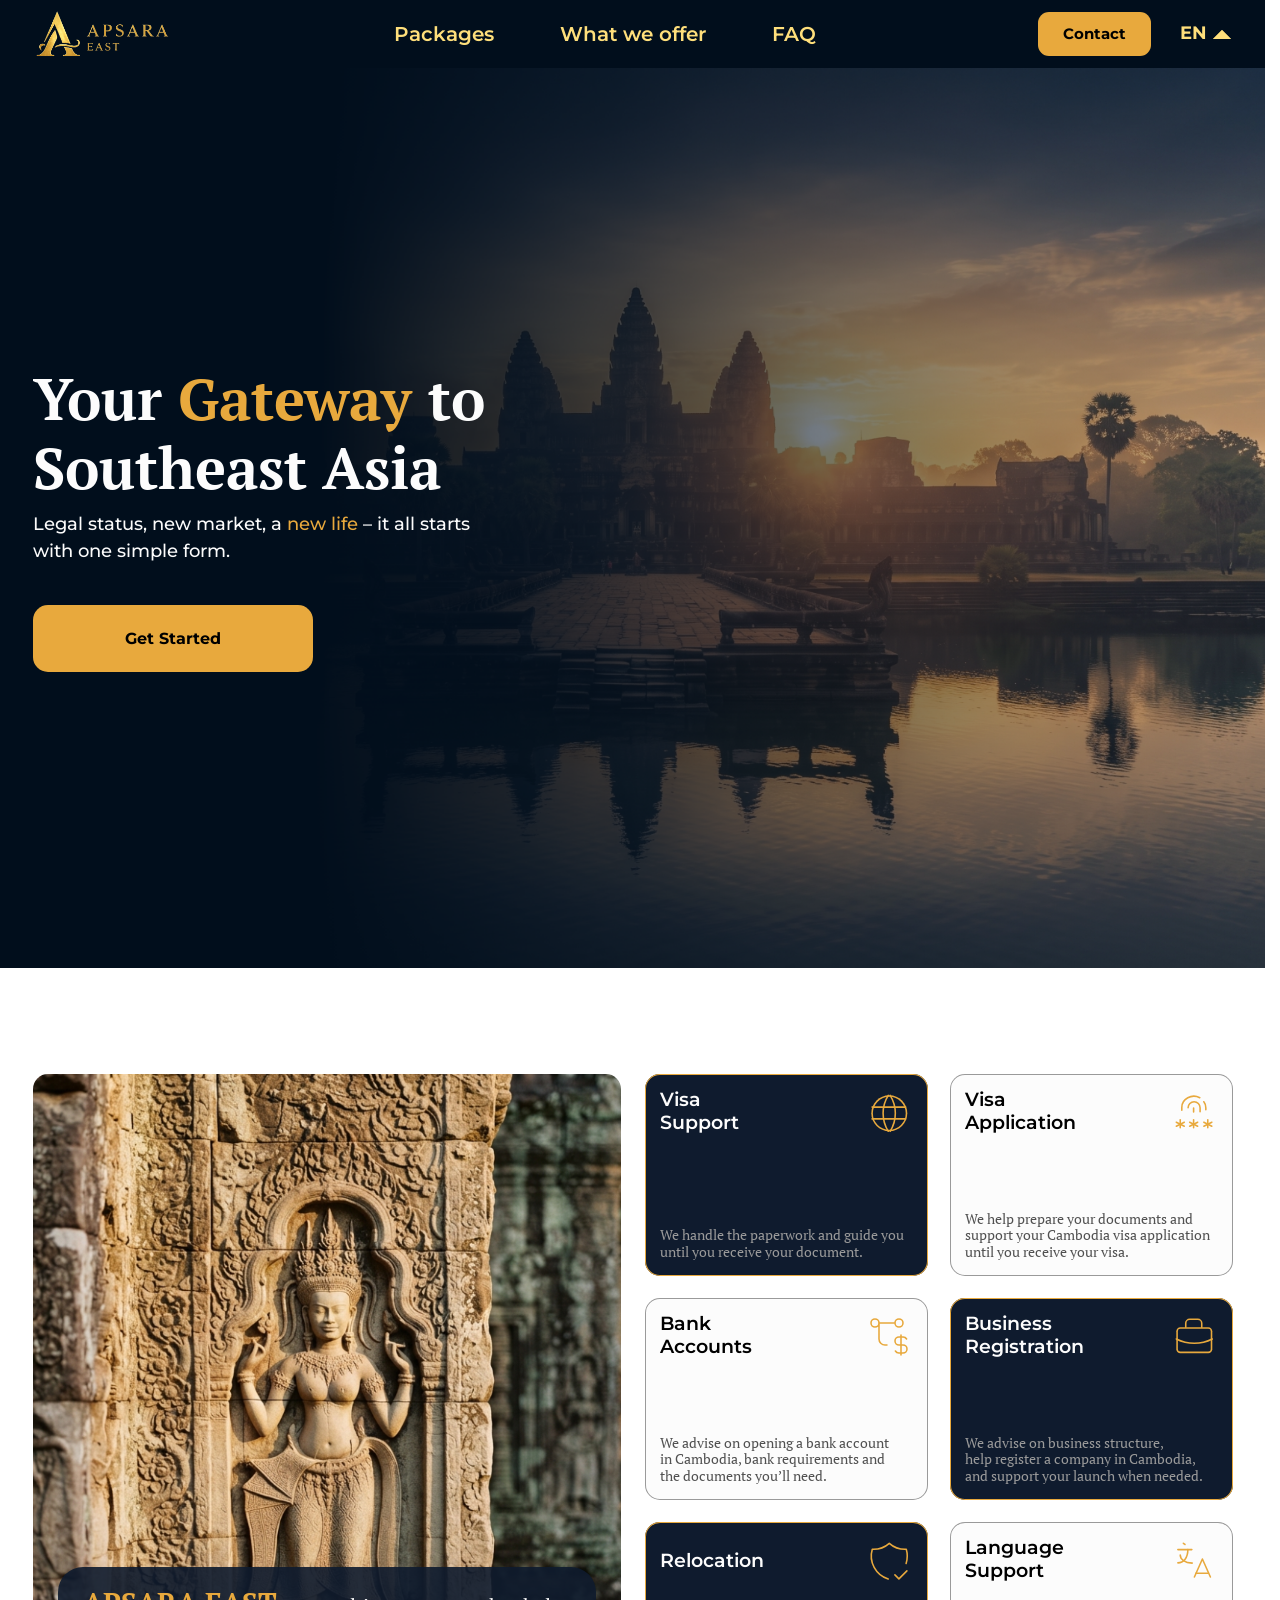
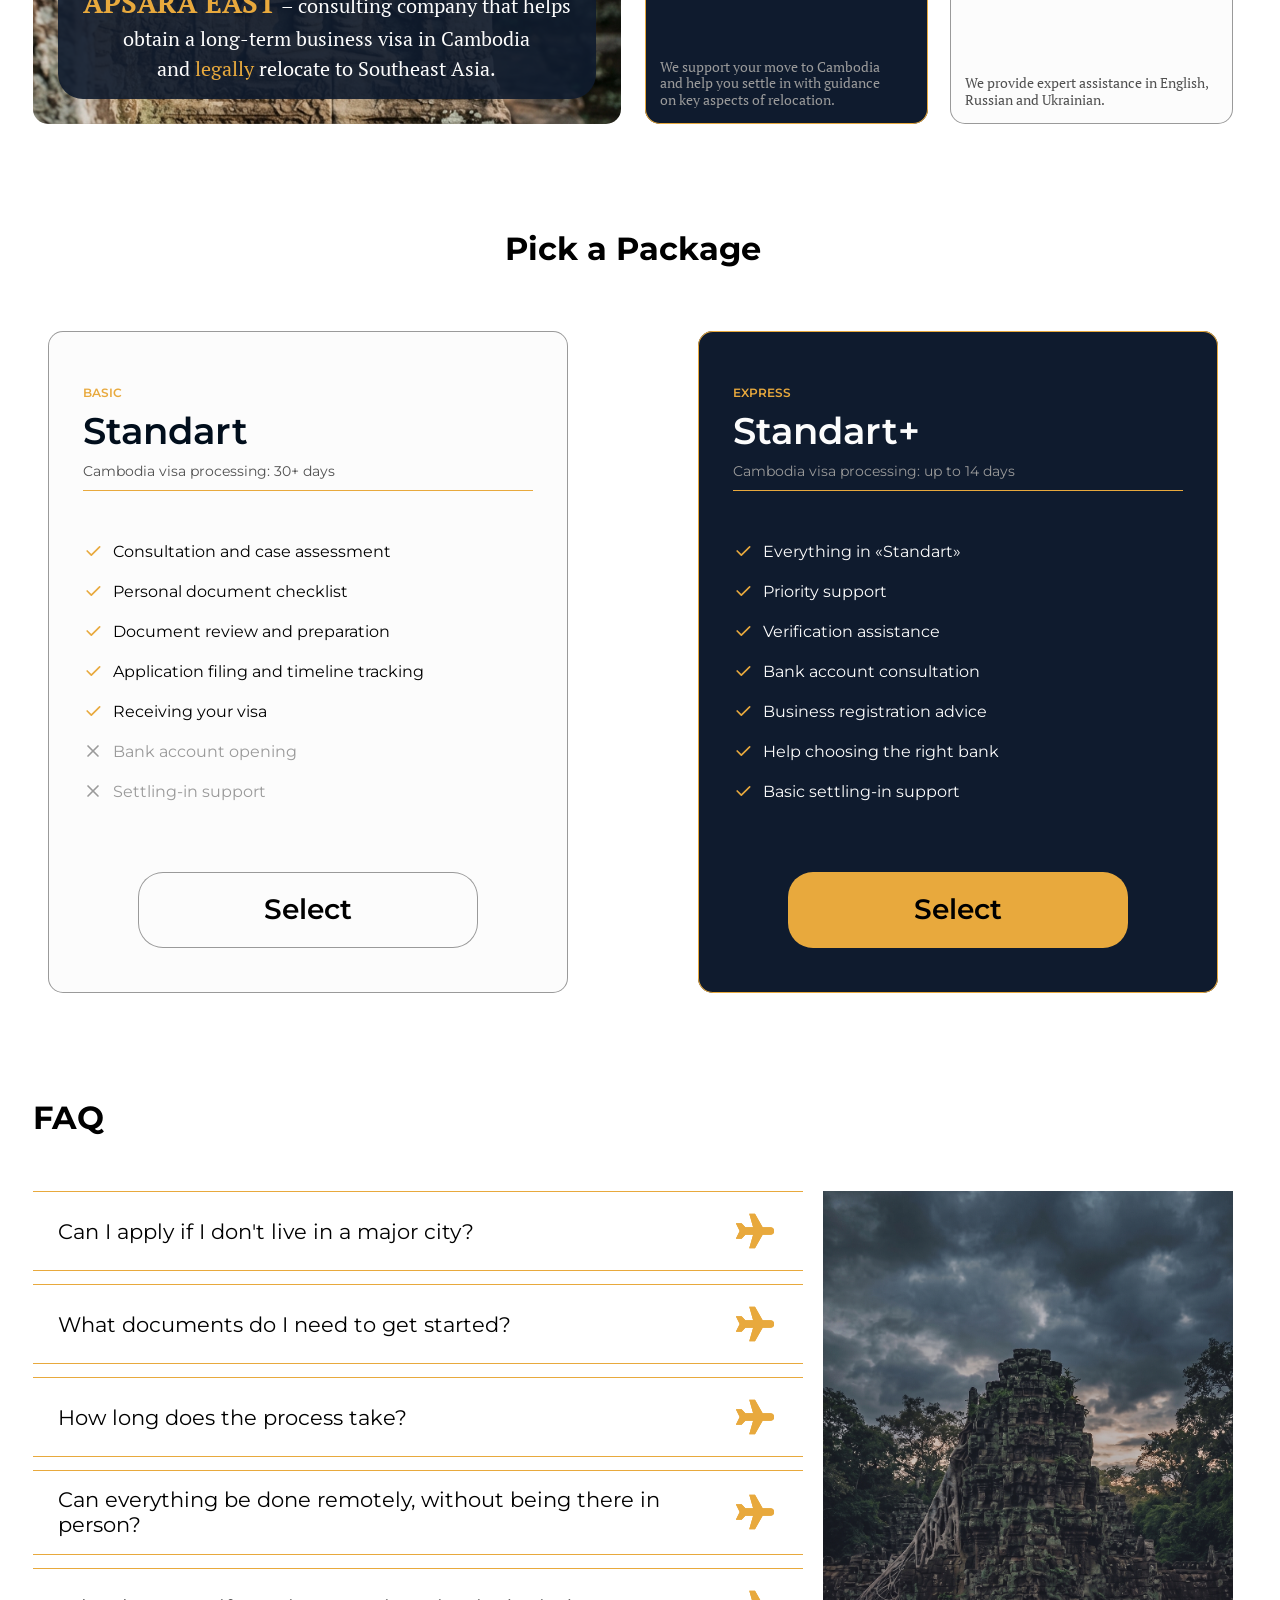
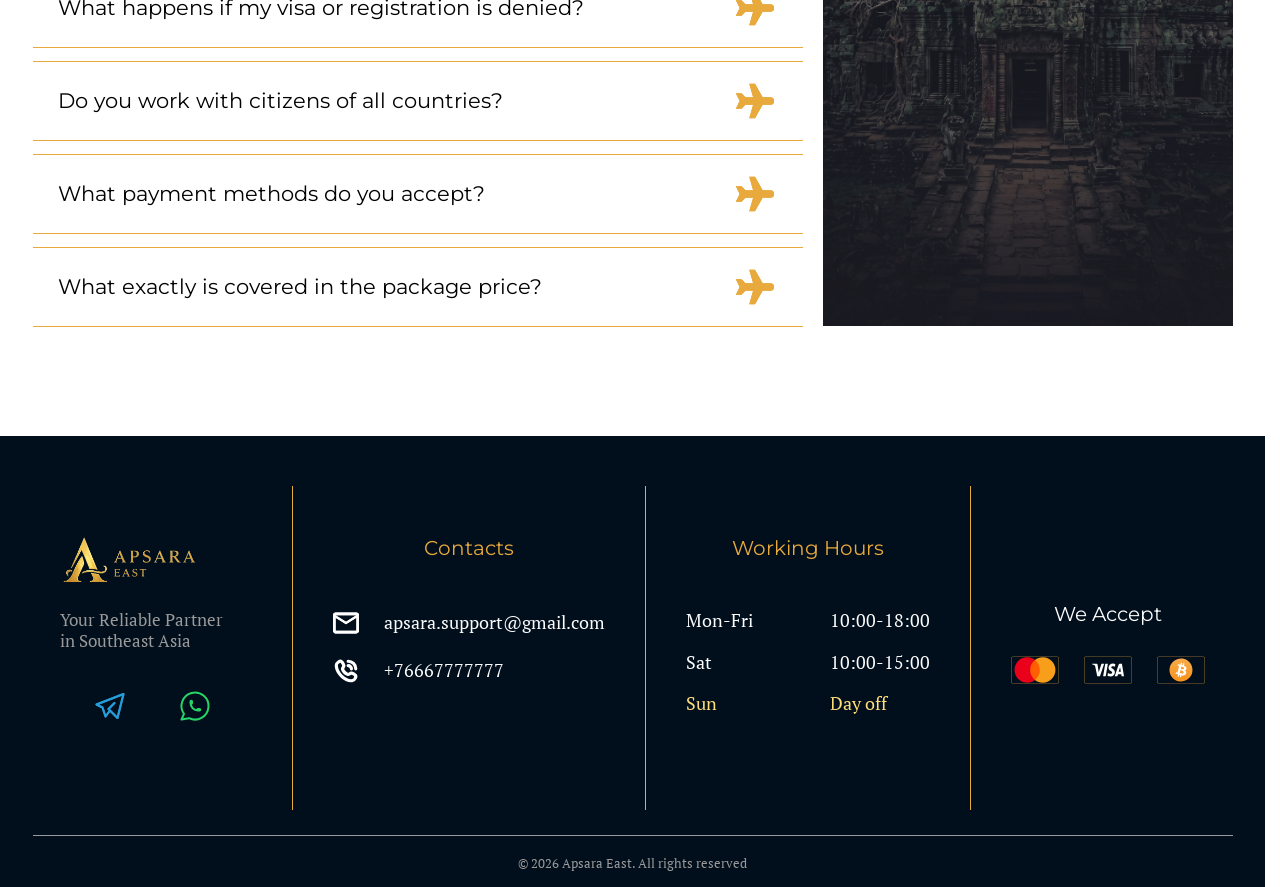
<file: index.html>
<!DOCTYPE html>
<html lang="en">

<head>
	<meta charset="UTF-8">
	<meta name="viewport" content="width=device-width, initial-scale=1.0, viewport-fit=cover">
	<title>APSARA EAST</title>
	<link rel="icon" href="img/favicon.ico" type="image/svg+xml">
	<link rel="preconnect" href="https://fonts.googleapis.com">
	<link rel="preconnect" href="https://fonts.gstatic.com" crossorigin>
	<link
		href="https://fonts.googleapis.com/css2?family=Montserrat:ital,wght@0,100..900;1,100..900&family=PT+Serif:ital,wght@0,400;0,700;1,400;1,700&display=swap"
		rel="stylesheet">
	<link rel="stylesheet" href="css/style.css">
	<link rel="alternate" hreflang="ru" href="ru/index.html">
	<link rel="alternate" hreflang="uk" href="uk/index.html">
	<link rel="alternate" hreflang="en" href="index.html">
	<link rel="alternate" hreflang="x-default" href="index.html">
</head>

<body>
	<header>
		<div class="header__container">
			<div class="header__logo">
				<a class="header__logo-link" href="index.html">
					<img class="header__logo-img" src="img/logo.svg">
				</a>

			</div>
			<nav class="header__nav">
				<ul class="header__nav-list">
					<li class="header__nav-item">
						<a class="header__nav-link" onclick="closeMenu()" href="#services">
							Packages
						</a>
					</li>
					<li class="header__nav-item">
						<a class="header__nav-link" onclick="closeMenu()" href="#about">
							What we offer
						</a>

					</li>
					<li class="header__nav-item">
						<a class="header__nav-link" onclick="closeMenu()" href="#faq">
							FAQ
						</a>
					</li>
				</ul>
				<button class="header__nav-contact" data-popup-open>Get Started</button>
				<div class="header__nav-socials">
					<a class="header__nav-media" href="#">
						<svg class="nav-media__img" xmlns="http://www.w3.org/2000/svg" width="50" height="50"
							fill="none" class="socials-link__img" viewBox="7450.071 5400 50 50">
							<defs>
								<clipPath id="a" class="frame-clip frame-clip-def">
									<rect width="50" height="50" x="7450.071" y="5400" rx="10" ry="10" />
								</clipPath>
							</defs>
							<g class="frame-container-wrapper">
								<g class="frame-container-blur">
									<g class="frame-container-shadows" clip-path="url(#a)">
										<g class="fills">
											<rect width="50" height="50" x="7450.071" y="5400" class="frame-background"
												rx="10" ry="10" />
										</g>
										<g class="frame-children">
											<g class="icon icon-tabler icons-tabler-outline icon-tabler-brand-telegram"
												style="fill:#000">
												<path fill="none" d="M7457.072 5407h36v36h-36z" class="fills"
													style="fill:none" />
												<path fill="none" d="m7479.572 5422-6 6 9 9 6-24-27 10.5 6 3 3 9 4.5-6"
													class="fills" style="fill:none" />
												<g fill="none" stroke-linecap="round" stroke-linejoin="round"
													class="strokes">
													<path d="m7479.572 5422-6 6 9 9 6-24-27 10.5 6 3 3 9 4.5-6"
														class="stroke-shape"
														style="fill:none;fill-opacity:none;stroke-width:2;stroke:#259dd8;stroke-opacity:1;stroke-linecap:round" />
												</g>
												<path fill="none" d="m7479.572 5422-6 6 9 9 6-24-27 10.5 6 3 3 9 4.5-6"
													class="fills" style="fill:none" />
												<g fill="none" stroke-linecap="round" stroke-linejoin="round"
													class="strokes">
													<path d="m7479.572 5422-6 6 9 9 6-24-27 10.5 6 3 3 9 4.5-6"
														class="stroke-shape"
														style="fill:none;fill-opacity:none;stroke-width:2;stroke:#259dd8;stroke-opacity:1;stroke-linecap:round" />
												</g>
											</g>
										</g>
									</g>
								</g>
							</g>
						</svg>
					</a>
					<a class="header__nav-media" href="#">
						<svg class="nav-media__img" xmlns="http://www.w3.org/2000/svg" width="50" height="50"
							viewBox="7537.357 5400 50 50" fill="none">
							<path d="m7548.858 5438.5 2.475-5.7a13.5 13.5 0 1 1 5.1 4.35z" stroke="#27d367"
								stroke-width="2" stroke-linecap="round" stroke-linejoin="round" />
							<path
								d="M7557.858 5422a.75.75 0 1 0 1.5 0v-1.5a.75.75 0 1 0-1.5 0za7.5 7.5 0 0 0 7.5 7.5h1.5a.75.75 0 1 0 0-1.5h-1.5a.75.75 0 1 0 0 1.5"
								stroke="#27d367" stroke-width="2" stroke-linecap="round" stroke-linejoin="round" />
						</svg>
					</a>
				</div>
			</nav>

			<div class="header__actions">
				<button class="header__contact-btn" data-popup-open>Contact</button>
				<details class="header__lang">
					<summary>EN</summary>
					<ul class="langs__dropdown">
						<li class="dropdown__lang">
							<a href="ru/index.html" hreflang="ru">RU</a>
						</li>
						<li class="dropdown__lang">
							<a href="uk/index.html" hreflang="uk">UA</a>
						</li>
					</ul>
				</details>
				<button type="button" class="header__burger" aria-label="Меню" onclick="toggleMenu()">
					<span></span>
					<span></span>
					<span></span>
				</button>
				<div class="header__overlay" onclick="toggleMenu()"></div>
			</div>
		</div>
	</header>
	<main>
		<section class="hero">
			<div class="hero__container container">
				<h1 class="hero__title">Your <span class="hero__title-recolor">Gateway</span> to <span
						class="hero__title-wrap">Southeast Asia</span>
				</h1>
				<h2 class="hero__subtitle">Legal status, new market, a&nbsp;<span class="hero__subtitle-wrap">new
						life</span>
					–
					it all starts with one simple form.</h2>
				<button class="hero__button" data-popup-open>Get Started</button>
			</div>

		</section>

		<section class="about" id="about">
			<div class="about__container container">
				<aside class="about__desc">
					<img class="about__desc-img" src="img/about.webp">
					<div class="about__desc-inner">
						<p class="about__desc-text"><span class="desc__wrap">APSARA EAST</span> –
							consulting&nbsp;company
							that helps obtain a&nbsp;long-term business visa in&nbsp;Cambodia
							and&nbsp<span class="text__wrap">legally</span>
							relocate <span class="desc-text__devider">to&nbsp;Southeast Asia.</span></p>
					</div>

				</aside>
				<div class="about__cards">
					<article class="about__card">
						<div class="about__card-top">
							<h3 class="about__card-title">Visa Support</h3>
							<img class="about__card-icon" src="img/about_world.svg">
						</div>
						<div class="about__card-bottom">
							<p class="about__card-text">
								We handle the&nbsp;paperwork and guide you until you receive
								your document.
							</p>
						</div>
					</article>
					<article class="about__card about__card--invert">
						<div class="about__card-top">
							<h3 class="about__card-title">Visa Application</h3>
							<img class="about__card-icon" src="img/about_fingerprint.svg">
						</div>
						<div class="about__card-bottom">
							<p class="about__card-text">
								We help prepare your documents and support your Cambodia visa application until you
								receive your visa.
							</p>
						</div>
					</article>
					<article class="about__card about__card--invert">
						<div class="about__card-top">
							<h3 class="about__card-title">Bank Accounts</h3>
							<img class="about__card-icon" src="img/about_transaction.svg">
						</div>
						<div class="about__card-bottom">
							<p class="about__card-text">
								We advise on opening a&nbsp;bank account in&nbsp;Cambodia, bank requirements and
								the&nbsp;documents
								you’ll need.
							</p>
						</div>
					</article>
					<article class="about__card">
						<div class="about__card-top">
							<h3 class="about__card-title">Business Registration</h3>
							<img class="about__card-icon" src="img/about_briefcase.svg">
						</div>
						<div class="about__card-bottom">
							<p class="about__card-text">
								We advise on&nbsp;business structure, <span class="card-text__devider">help register
									a&nbsp;company in&nbsp;Cambodia, and support your
									launch<span> when needed</span>.</span>
							</p>
						</div>
					</article>
					<article class="about__card">
						<div class="about__card-top">
							<h3 class="about__card-title">Relocation</h3>
							<img class="about__card-icon" src="img/about_shield-check.svg">
						</div>
						<div class="about__card-bottom">
							<p class="about__card-text">
								We support your move to&nbsp;Cambodia and help you settle&nbsp;in with guidance
								on&nbsp;key&nbsp;aspects of relocation.
							</p>
						</div>
					</article>
					<article class="about__card about__card--invert">
						<div class="about__card-top">
							<h3 class="about__card-title">Language Support</h3>
							<img class="about__card-icon" src="img/about_lang-support.svg">
						</div>
						<div class="about__card-bottom">
							<p class="about__card-text">
								We provide expert assistance in&nbsp;English, Russian and Ukrainian.
							</p>
						</div>
					</article>
				</div>
			</div>
		</section>

		<section class="services" id="services">
			<div class="services__container container">
				<h2 class="services__title">Pick a Package</h2>
				<div class="services__inner">
					<article class="service__card">
						<p class="service__card-badge">BASIC</p>
						<h3 class="service__card-title">
							Standart
						</h3>
						<p class="service__card-subtitle">
							Cambodia visa processing: 30+ days
						</p>
						<ul class="service__card-list">
							<li class="service__card-item">Consultation and case assessment</li>
							<li class="service__card-item">Personal document checklist</li>
							<li class="service__card-item">Document review and preparation</li>
							<li class="service__card-item">Application filing and timeline tracking</li>
							<li class="service__card-item">Receiving your visa</li>
							<li class="service__card-item service__card-item--disabled">Bank account opening
							</li>
							<li class="service__card-item service__card-item--disabled">Settling-in support
							</li>
						</ul>
						<button class="service__button" data-popup-open data-service="Standart">Select</button>
					</article>
					<article class="service__card service__card--invert">
						<p class="service__card-badge">EXPRESS</p>
						<h3 class="service__card-title">
							Standart+
						</h3>
						<p class="service__card-subtitle">
							Cambodia visa processing: up to 14 days
						</p>
						<ul class="service__card-list">
							<li class="service__card-item">Everything in «Standart»</li>
							<li class="service__card-item">Priority support
							</li>
							<li class="service__card-item">Verification assistance</li>
							<li class="service__card-item">Bank account consultation</li>
							<li class="service__card-item">Business registration advice</li>
							<li class="service__card-item">Help choosing the right bank</li>
							<li class="service__card-item">Basic settling-in support
							</li>


						</ul>
						<button class="service__button" data-popup-open data-service="Standart+">Select</button>
					</article>
				</div>
			</div>
		</section>

		<section class="QR">
		</section>

		<section class="faq" id="faq">
			<div class="faq__container container">
				<h3 class="faq__title">FAQ</h3>
				<div class="faq__inner">
					<div class="faq__content">
						<div class="faq__accordion">
							<div class="accordion__item">
								<div class="accordion__title">Can I apply if I don't live in a&nbsp;major city?
								</div>
								<svg class="accordion__title-icon" xmlns="http://www.w3.org/2000/svg" width="50"
									height="50" fill="none" viewBox="8455 4145 50 50">
									<g class="icon icon-tabler icons-tabler-outline icon-tabler-plane"
										style="fill:#000">
										<path fill="none" d="M8455 4145h50v50h-50z" class="fills" style="fill:none" />
										<path fill="none"
											d="M8488.334 4165.833h8.333a4.168 4.168 0 0 1 0 8.334h-8.333L8480 4188.75h-6.25l4.167-14.583h-8.333l-4.167 4.166h-6.25l4.167-8.333-4.167-8.333h6.25l4.167 4.166h8.333l-4.167-14.583h6.25z"
											class="fills" style="fill:#e8a93d;fill-opacity:1" />
										<g fill="none" stroke-linecap="round" stroke-linejoin="round" class="strokes">
											<g class="inner-stroke-shape">
												<defs>
													<clipPath id="d">
														<use href="#c" />
													</clipPath>
													<path id="c"
														d="M8488.334 4165.833h8.333a4.168 4.168 0 0 1 0 8.334h-8.333L8480 4188.75h-6.25l4.167-14.583h-8.333l-4.167 4.166h-6.25l4.167-8.333-4.167-8.333h6.25l4.167 4.166h8.333l-4.167-14.583h6.25z"
														style="fill:none;fill-opacity:none;stroke-width:4;stroke:#e8a93d;stroke-opacity:1" />
												</defs>
												<use clip-path="url('#d')" href="#c" />
											</g>
										</g>
									</g>
								</svg>
								<div class="accordion__content">
									<p class="accordion__text">
										Yes. You can apply for a Cambodia visa remotely. <span
											class="accordion__text-devider">
											Document submission and
											consultations take&nbsp;place online, so your location
											does&nbsp;not&nbsp;matter.
										</span>
									</p>
								</div>
							</div>
							<div class="accordion__item">
								<div class="accordion__title">What documents do I need to get started?</div>
								<svg class="accordion__title-icon" xmlns="http://www.w3.org/2000/svg" width="50"
									height="50" fill="none" viewBox="8455 4145 50 50">
									<g class="icon icon-tabler icons-tabler-outline icon-tabler-plane"
										style="fill:#000">
										<path fill="none" d="M8455 4145h50v50h-50z" class="fills" style="fill:none" />
										<path fill="none"
											d="M8488.334 4165.833h8.333a4.168 4.168 0 0 1 0 8.334h-8.333L8480 4188.75h-6.25l4.167-14.583h-8.333l-4.167 4.166h-6.25l4.167-8.333-4.167-8.333h6.25l4.167 4.166h8.333l-4.167-14.583h6.25z"
											class="fills" style="fill:#e8a93d;fill-opacity:1" />
										<g fill="none" stroke-linecap="round" stroke-linejoin="round" class="strokes">
											<g class="inner-stroke-shape">
												<defs>
													<clipPath id="d">
														<use href="#c" />
													</clipPath>
													<path id="c"
														d="M8488.334 4165.833h8.333a4.168 4.168 0 0 1 0 8.334h-8.333L8480 4188.75h-6.25l4.167-14.583h-8.333l-4.167 4.166h-6.25l4.167-8.333-4.167-8.333h6.25l4.167 4.166h8.333l-4.167-14.583h6.25z"
														style="fill:none;fill-opacity:none;stroke-width:4;stroke:#e8a93d;stroke-opacity:1" />
												</defs>
												<use clip-path="url('#d')" href="#c" />
											</g>
										</g>
									</g>
								</svg>
								<div class="accordion__content">
									<p class="accordion__text">
										To get started, you only need your passport and personal details. <span
											class="accordion__text-devider">Your manager
											will then clarify your situation and prepare a&nbsp;tailored document
											checklist.</span>
									</p>
								</div>
							</div>
							<div class="accordion__item">
								<div class="accordion__title">How long does the process take?</div>
								<svg class="accordion__title-icon" xmlns="http://www.w3.org/2000/svg" width="50"
									height="50" fill="none" viewBox="8455 4145 50 50">
									<g class="icon icon-tabler icons-tabler-outline icon-tabler-plane"
										style="fill:#000">
										<path fill="none" d="M8455 4145h50v50h-50z" class="fills" style="fill:none" />
										<path fill="none"
											d="M8488.334 4165.833h8.333a4.168 4.168 0 0 1 0 8.334h-8.333L8480 4188.75h-6.25l4.167-14.583h-8.333l-4.167 4.166h-6.25l4.167-8.333-4.167-8.333h6.25l4.167 4.166h8.333l-4.167-14.583h6.25z"
											class="fills" style="fill:#e8a93d;fill-opacity:1" />
										<g fill="none" stroke-linecap="round" stroke-linejoin="round" class="strokes">
											<g class="inner-stroke-shape">
												<defs>
													<clipPath id="d">
														<use href="#c" />
													</clipPath>
													<path id="c"
														d="M8488.334 4165.833h8.333a4.168 4.168 0 0 1 0 8.334h-8.333L8480 4188.75h-6.25l4.167-14.583h-8.333l-4.167 4.166h-6.25l4.167-8.333-4.167-8.333h6.25l4.167 4.166h8.333l-4.167-14.583h6.25z"
														style="fill:none;fill-opacity:none;stroke-width:4;stroke:#e8a93d;stroke-opacity:1" />
												</defs>
												<use clip-path="url('#d')" href="#c" />
											</g>
										</g>
									</g>
								</svg>
								<div class="accordion__content">
									<p class="accordion__text">
										Processing times depend on the service and your circumstances. <span
											class="accordion__text-devider">We’ll provide an
											estimated timeline after reviewing your case during the initial
											consultation.</span>
									</p>
								</div>
							</div>
							<div class="accordion__item">
								<div class="accordion__title">Can everything be done remotely, without being there in
									person?</div>
								<svg class="accordion__title-icon" xmlns="http://www.w3.org/2000/svg" width="50"
									height="50" fill="none" viewBox="8455 4145 50 50">
									<g class="icon icon-tabler icons-tabler-outline icon-tabler-plane"
										style="fill:#000">
										<path fill="none" d="M8455 4145h50v50h-50z" class="fills" style="fill:none" />
										<path fill="none"
											d="M8488.334 4165.833h8.333a4.168 4.168 0 0 1 0 8.334h-8.333L8480 4188.75h-6.25l4.167-14.583h-8.333l-4.167 4.166h-6.25l4.167-8.333-4.167-8.333h6.25l4.167 4.166h8.333l-4.167-14.583h6.25z"
											class="fills" style="fill:#e8a93d;fill-opacity:1" />
										<g fill="none" stroke-linecap="round" stroke-linejoin="round" class="strokes">
											<g class="inner-stroke-shape">
												<defs>
													<clipPath id="d">
														<use href="#c" />
													</clipPath>
													<path id="c"
														d="M8488.334 4165.833h8.333a4.168 4.168 0 0 1 0 8.334h-8.333L8480 4188.75h-6.25l4.167-14.583h-8.333l-4.167 4.166h-6.25l4.167-8.333-4.167-8.333h6.25l4.167 4.166h8.333l-4.167-14.583h6.25z"
														style="fill:none;fill-opacity:none;stroke-width:4;stroke:#e8a93d;stroke-opacity:1" />
												</defs>
												<use clip-path="url('#d')" href="#c" />
											</g>
										</g>
									</g>
								</svg>
								<div class="accordion__content">
									<p class="accordion__text">
										Yes, in most cases the process is fully remote. <span
											class="accordion__text-devider">If your case requires extra
											steps or an&nbsp;in‑person visit, we’ll let you know in&nbsp;advance and
											advise
											you on
											the
											best option.</span>
									</p>
								</div>
							</div>
							<div class="accordion__item">
								<div class="accordion__title">What happens if my visa or registration is denied?</div>
								<svg class="accordion__title-icon" xmlns="http://www.w3.org/2000/svg" width="50"
									height="50" fill="none" viewBox="8455 4145 50 50">
									<g class="icon icon-tabler icons-tabler-outline icon-tabler-plane"
										style="fill:#000">
										<path fill="none" d="M8455 4145h50v50h-50z" class="fills" style="fill:none" />
										<path fill="none"
											d="M8488.334 4165.833h8.333a4.168 4.168 0 0 1 0 8.334h-8.333L8480 4188.75h-6.25l4.167-14.583h-8.333l-4.167 4.166h-6.25l4.167-8.333-4.167-8.333h6.25l4.167 4.166h8.333l-4.167-14.583h6.25z"
											class="fills" style="fill:#e8a93d;fill-opacity:1" />
										<g fill="none" stroke-linecap="round" stroke-linejoin="round" class="strokes">
											<g class="inner-stroke-shape">
												<defs>
													<clipPath id="d">
														<use href="#c" />
													</clipPath>
													<path id="c"
														d="M8488.334 4165.833h8.333a4.168 4.168 0 0 1 0 8.334h-8.333L8480 4188.75h-6.25l4.167-14.583h-8.333l-4.167 4.166h-6.25l4.167-8.333-4.167-8.333h6.25l4.167 4.166h8.333l-4.167-14.583h6.25z"
														style="fill:none;fill-opacity:none;stroke-width:4;stroke:#e8a93d;stroke-opacity:1" />
												</defs>
												<use clip-path="url('#d')" href="#c" />
											</g>
										</g>
									</g>
								</svg>
								<div class="accordion__content">
									<p class="accordion__text">
										We’ll review the reason for the refusal, <span
											class="accordion__text-devider">help correct your documents and guide
											you through the next steps. <span>Your manager will explain the&nbsp;process
												for
												your
												case.</span></span>
									</p>
								</div>
							</div>
							<div class="accordion__item">
								<div class="accordion__title">Do you work with citizens of all countries?</div>
								<svg class="accordion__title-icon" xmlns="http://www.w3.org/2000/svg" width="50"
									height="50" fill="none" viewBox="8455 4145 50 50">
									<g class="icon icon-tabler icons-tabler-outline icon-tabler-plane"
										style="fill:#000">
										<path fill="none" d="M8455 4145h50v50h-50z" class="fills" style="fill:none" />
										<path fill="none"
											d="M8488.334 4165.833h8.333a4.168 4.168 0 0 1 0 8.334h-8.333L8480 4188.75h-6.25l4.167-14.583h-8.333l-4.167 4.166h-6.25l4.167-8.333-4.167-8.333h6.25l4.167 4.166h8.333l-4.167-14.583h6.25z"
											class="fills" style="fill:#e8a93d;fill-opacity:1" />
										<g fill="none" stroke-linecap="round" stroke-linejoin="round" class="strokes">
											<g class="inner-stroke-shape">
												<defs>
													<clipPath id="d">
														<use href="#c" />
													</clipPath>
													<path id="c"
														d="M8488.334 4165.833h8.333a4.168 4.168 0 0 1 0 8.334h-8.333L8480 4188.75h-6.25l4.167-14.583h-8.333l-4.167 4.166h-6.25l4.167-8.333-4.167-8.333h6.25l4.167 4.166h8.333l-4.167-14.583h6.25z"
														style="fill:none;fill-opacity:none;stroke-width:4;stroke:#e8a93d;stroke-opacity:1" />
												</defs>
												<use clip-path="url('#d')" href="#c" />
											</g>
										</g>
									</g>
								</svg>
								<div class="accordion__content">
									<p class="accordion__text">
										We work with clients from most countries. Restrictions may apply to certain
										jurisdictions. <span class="accordion__text-devider">Your manager can clarify
											whether they affect your
											case.</span>
									</p>
								</div>
							</div>
							<div class="accordion__item">
								<div class="accordion__title">What payment methods do you accept?</div>
								<svg class="accordion__title-icon" xmlns="http://www.w3.org/2000/svg" width="50"
									height="50" fill="none" viewBox="8455 4145 50 50">
									<g class="icon icon-tabler icons-tabler-outline icon-tabler-plane"
										style="fill:#000">
										<path fill="none" d="M8455 4145h50v50h-50z" class="fills" style="fill:none" />
										<path fill="none"
											d="M8488.334 4165.833h8.333a4.168 4.168 0 0 1 0 8.334h-8.333L8480 4188.75h-6.25l4.167-14.583h-8.333l-4.167 4.166h-6.25l4.167-8.333-4.167-8.333h6.25l4.167 4.166h8.333l-4.167-14.583h6.25z"
											class="fills" style="fill:#e8a93d;fill-opacity:1" />
										<g fill="none" stroke-linecap="round" stroke-linejoin="round" class="strokes">
											<g class="inner-stroke-shape">
												<defs>
													<clipPath id="d">
														<use href="#c" />
													</clipPath>
													<path id="c"
														d="M8488.334 4165.833h8.333a4.168 4.168 0 0 1 0 8.334h-8.333L8480 4188.75h-6.25l4.167-14.583h-8.333l-4.167 4.166h-6.25l4.167-8.333-4.167-8.333h6.25l4.167 4.166h8.333l-4.167-14.583h6.25z"
														style="fill:none;fill-opacity:none;stroke-width:4;stroke:#e8a93d;stroke-opacity:1" />
												</defs>
												<use clip-path="url('#d')" href="#c" />
											</g>
										</g>
									</g>
								</svg>
								<div class="accordion__content">
									<p class="accordion__text">
										Several payment methods are available, including bank transfers and
										cryptocurrency. <span class="accordion__text-devider">Your manager will provide
											the current options and payment
											details when you apply.</span>

									</p>
								</div>
							</div>
							<div class="accordion__item">
								<div class="accordion__title">What exactly is covered in the package price?</div>
								<svg class="accordion__title-icon" xmlns="http://www.w3.org/2000/svg" width="50"
									height="50" fill="none" viewBox="8455 4145 50 50">
									<g class="icon icon-tabler icons-tabler-outline icon-tabler-plane"
										style="fill:#000">
										<path fill="none" d="M8455 4145h50v50h-50z" class="fills" style="fill:none" />
										<path fill="none"
											d="M8488.334 4165.833h8.333a4.168 4.168 0 0 1 0 8.334h-8.333L8480 4188.75h-6.25l4.167-14.583h-8.333l-4.167 4.166h-6.25l4.167-8.333-4.167-8.333h6.25l4.167 4.166h8.333l-4.167-14.583h6.25z"
											class="fills" style="fill:#e8a93d;fill-opacity:1" />
										<g fill="none" stroke-linecap="round" stroke-linejoin="round" class="strokes">
											<g class="inner-stroke-shape">
												<defs>
													<clipPath id="d">
														<use href="#c" />
													</clipPath>
													<path id="c"
														d="M8488.334 4165.833h8.333a4.168 4.168 0 0 1 0 8.334h-8.333L8480 4188.75h-6.25l4.167-14.583h-8.333l-4.167 4.166h-6.25l4.167-8.333-4.167-8.333h6.25l4.167 4.166h8.333l-4.167-14.583h6.25z"
														style="fill:none;fill-opacity:none;stroke-width:4;stroke:#e8a93d;stroke-opacity:1" />
												</defs>
												<use clip-path="url('#d')" href="#c" />
											</g>
										</g>
									</g>
								</svg>
								<div class="accordion__content">
									<p class="accordion__text">
										What’s included depends on your chosen package. <span
											class="accordion__text-devider">Before we begin, your manager
											will explain the&nbsp;cost and answer your questions, <span>so you know
												exactly
												what you’re paying for.</span></span>
									</p>
								</div>
							</div>
						</div>
					</div>
					<aside class="faq__media">
						<img class="faq__media-img" src="img/faq.webp">
					</aside>
				</div>
			</div>
		</section>

		<dialog class="popup" id="order-popup" aria-labelledby="popup-title">
			<div class="popup__inner">
				<button class="popup__close" type="button" aria-label="Закрыть" data-popup-close>
					<svg width="46" height="46" viewBox="0 0 24 24" fill="none" stroke="currentColor"
						stroke-width="1.2">
						<path d="M18 6 6 18M6 6l12 12" />
					</svg>
				</button>
				<div class="popup__content">


					<aside class="popup__aside">
						<h2 class="popup__title" id="popup-title">Let's discuss your Cambodia visa details</h2>
						<ul class="popup__features">
							<li class="popup__feature"><img src="img/popup_clock.svg" alt="">We'll reply within an hour
							</li>
							<li class="popup__feature"><img src="img/popup_stat.svg" alt="">Individual approach</li>
							<li class="popup__feature"><img src="img/popup_sheet.svg" alt="">We handle the paperwork
							</li>
							<li class="popup__feature"><img src="img/popup_check.svg" alt="">Step-by-step support
							</li>
							<li class="popup__feature"><img src="img/popup_lock.svg" alt="">Secure & Confidential</li>
						</ul>
					</aside>

					<div class="popup__body">
						<form id="lead-form" action="https://api.web3forms.com/submit" method="POST">

							<input type="hidden" name="lead_id" />
							<input type="hidden" name="access_key" value="13dbfdde-07b7-48f8-85df-a9c40801085a">
							<input type="hidden" name="subject" value="Нова заявка з сайту APSARA EAST">
							<input type="hidden" name="redirect" value="https://web3forms.com/success">

							<div class="form__card-row">
								<div class="form__card-group">
									<label class="form__card-label" for="name">First Name<span
											class="label-required">*</span></label>
									<input class="form__card-input" type="text" maxlength="31" id="name" name="name"
										placeholder="Rajesh" required>
								</div>
								<div class="form__card-group">
									<label class="form__card-label" for="surname">Last Name<span
											class="label-required">*</span></label>
									<input class="form__card-input" type="text" maxlength="31" id="surname"
										name="surname" placeholder="Kumar" required>
								</div>
							</div>

							<div class="form__card-group">
								<label class="form__card-label" for="email">Email<span
										class="label-required">*</span></label>
								<input class="form__card-input" type="email" id="email" maxlength="100" name="email"
									placeholder="example@gmail.com" required>
							</div>

							<div class="form__card-group">
								<label class="form__card-label" for="phone">Phone Number<span
										class="label-required">*</span></label>
								<input class="form__card-input" type="tel" inputmode="tel" maxlength="15" id="phone"
									name="phone" placeholder="+91" required>
							</div>

							<div class="form__card-group">
								<label class="form__card-label" for="country-input">
									Country<span class="label-required">*</span>
								</label>
								<div class="form__card-wrap custom-select" id="custom-country-select">
									<input class="form__card-input" type="text" id="country-input" name="country"
										placeholder="India" autocomplete="off" required />
									<ul class="custom-select__list" id="country-list" role="listbox"></ul>
								</div>
							</div>

							<div class="form__card-group">
								<label class="form__card-label" id="service-label">Select a Service Package<span
										class="label-required">*</span></label>
								<div class="form__card-wrap custom-select" id="custom-service-select">
									<input type="hidden" id="service" name="service" value="" required>
									<button type="button" class="form__card-input custom-select__button is-placeholder"
										aria-haspopup="listbox" aria-expanded="false">
										<span class="custom-select__text">Select...</span>
									</button>
									<ul class="custom-select__list" role="listbox" aria-labelledby="service-label">
										<li class="custom-select__item" role="option" data-value="Standart">Standart
										</li>
										<li class="custom-select__item" role="option" data-value="Standart+">
											Standart+</li>
									</ul>
								</div>
							</div>

							<div class="form__card-row">
								<fieldset class="form__messengers">
									<legend class="form__card-label">Messenger (optional)</legend>

									<div class="form__messenger">
										<svg class="form__messenger-icon" width="22" height="22" viewBox="0 0 24 24"
											fill="#229ED9" aria-hidden="true">
											<path
												d="M21.9 4.6c.2-1-.6-1.7-1.6-1.4L2.5 9.9c-1.1.4-1 2 .1 2.3l4.6 1.4 1.8 5.6c.3.9 1.4 1.1 2 .4l2.6-2.7 4.7 3.5c.8.6 2 .2 2.2-.8l1.4-15zM8.7 13.2l9-5.7c.3-.2.6.2.3.4l-7.4 6.7-.3 3-1.6-4.4z" />
										</svg>
										<input class="form__card-input" type="text" id="telegram" name="telegram"
											placeholder="@username" autocomplete="off" />
									</div>

									<div class="form__messenger">
										<svg class="form__messenger-icon" width="24" height="24" viewBox="0 0 24 24"
											fill="#25D366" aria-hidden="true">
											<path
												d="M12 2a10 10 0 0 0-8.6 15.1L2 22l5-1.3A10 10 0 1 0 12 2zm0 18.2c-1.5 0-3-.4-4.3-1.2l-.3-.2-3 .8.8-2.9-.2-.3A8.2 8.2 0 1 1 12 20.2zm4.5-6.1c-.2-.1-1.5-.7-1.7-.8-.2-.1-.4-.1-.6.1-.2.2-.6.8-.8 1-.1.2-.3.2-.5.1a6.7 6.7 0 0 1-3.3-2.9c-.3-.4 0-.5.2-.7l.4-.5c.1-.2.1-.3 0-.5l-.8-1.9c-.2-.5-.4-.4-.6-.4h-.5c-.2 0-.5.1-.7.3-.9.9-1.1 2.2-.2 3.9a11.6 11.6 0 0 0 4.5 4.2c1.7.8 2.4.9 3.2.7.5-.1 1.5-.6 1.7-1.2.2-.6.2-1.1.1-1.2 0-.1-.2-.2-.4-.3z" />
										</svg>
										<input class="form__card-input" type="tel" inputmode="tel" maxlength="15"
											id="whatsapp" name="whatsapp" placeholder="+420770663222"
											autocomplete="tel">
									</div>
								</fieldset>
							</div>

							<button class="form__card-submit" type="submit">
								<svg width="24" height="24" viewBox="0 0 24 24" fill="none" stroke="currentColor"
									stroke-width="2" stroke-linecap="round" stroke-linejoin="round">
									<rect x="2" y="4" width="20" height="16" rx="2"></rect>
									<path d="m22 7-8.97 5.7a1.94 1.94 0 0 1-2.06 0L2 7"></path>
								</svg>
								Submit
							</button>
							<p class="form__card-note">By clicking "Submit", you consent to&nbsp;the&nbsp;processing of
								your
								personal data for the purpose of contacting you.</p>
						</form>
					</div>
				</div>

			</div>
		</dialog>
	</main>
	<footer>
		<div class="footer__container">
			<div class="footer__top">
				<div class="footer__socials">
					<div class="footer__logo">
						<img class="footer__logo-img" src="img/logo.svg">
					</div>
					<p class="footer__socials-text">Your Reliable Partner
						in Southeast Asia</p>
					<div class="footer__socials-links">
						<a class="footer__socials-link" href="#">
							<svg class="socials-link__img" xmlns="http://www.w3.org/2000/svg" width="50" height="50"
								fill="none" viewBox="7450.071 5400 50 50">
								<defs>
									<clipPath id="a" class="frame-clip frame-clip-def">
										<rect width="50" height="50" x="7450.071" y="5400" rx="10" ry="10" />
									</clipPath>
								</defs>
								<g class="frame-container-wrapper">
									<g class="frame-container-blur">
										<g class="frame-container-shadows" clip-path="url(#a)">
											<g class="fills">
												<rect width="50" height="50" x="7450.071" y="5400"
													class="frame-background" rx="10" ry="10" />
											</g>
											<g class="frame-children">
												<g class="icon icon-tabler icons-tabler-outline icon-tabler-brand-telegram"
													style="fill:#000">
													<path fill="none" d="M7457.072 5407h36v36h-36z" class="fills"
														style="fill:none" />
													<path fill="none"
														d="m7479.572 5422-6 6 9 9 6-24-27 10.5 6 3 3 9 4.5-6"
														class="fills" style="fill:none" />
													<g fill="none" stroke-linecap="round" stroke-linejoin="round"
														class="strokes">
														<path d="m7479.572 5422-6 6 9 9 6-24-27 10.5 6 3 3 9 4.5-6"
															class="stroke-shape"
															style="fill:none;fill-opacity:none;stroke-width:2;stroke:#259dd8;stroke-opacity:1;stroke-linecap:round" />
													</g>
													<path fill="none"
														d="m7479.572 5422-6 6 9 9 6-24-27 10.5 6 3 3 9 4.5-6"
														class="fills" style="fill:none" />
													<g fill="none" stroke-linecap="round" stroke-linejoin="round"
														class="strokes">
														<path d="m7479.572 5422-6 6 9 9 6-24-27 10.5 6 3 3 9 4.5-6"
															class="stroke-shape"
															style="fill:none;fill-opacity:none;stroke-width:2;stroke:#259dd8;stroke-opacity:1;stroke-linecap:round" />
													</g>
												</g>
											</g>
										</g>
									</g>
								</g>
							</svg>
						</a>
						<a class="footer__socials-link" href="#">
							<svg class="socials-link__img" xmlns="http://www.w3.org/2000/svg" width="50" height="50"
								viewBox="7537.357 5400 50 50" fill="none">
								<path d="m7548.858 5438.5 2.475-5.7a13.5 13.5 0 1 1 5.1 4.35z" stroke="#27d367"
									stroke-width="2" stroke-linecap="round" stroke-linejoin="round" />
								<path
									d="M7557.858 5422a.75.75 0 1 0 1.5 0v-1.5a.75.75 0 1 0-1.5 0za7.5 7.5 0 0 0 7.5 7.5h1.5a.75.75 0 1 0 0-1.5h-1.5a.75.75 0 1 0 0 1.5"
									stroke="#27d367" stroke-width="2" stroke-linecap="round" stroke-linejoin="round" />
							</svg>
						</a>
					</div>
				</div>
				<div class="footer__contacts">
					<h3 class="footer__column-title">Contacts</h3>
					<p class="footer__contact-text">apsara.support@gmail.com</p>
					<a class="footer__contact-text" href="tel:+76667777777">+76667777777</a>
				</div>
				<div class="footer__open-hours">
					<h3 class="footer__column-title">Working Hours</h3>
					<div class="content__wrap">
						<div class="footer__hours-list">
							<p class="footer__hours-item">Mon-Fri</p>
							<p class="footer__hours-item">Sat</p>
							<p class="footer__hours-item">Sun</p>
						</div>
						<div class="footer__hours-list">
							<p class="footer__hours-item">10:00-18:00</p>
							<p class="footer__hours-item">10:00-15:00</p>
							<p class="footer__hours-item">Day off</p>
						</div>
					</div>
				</div>
				<div class="footer__pay-methods">
					<h3 class="footer__column-title">We Accept</h3>
					<div class="pay-methods">
						<img class="pay-method__icon" src="img/footer_mastercard.svg">
						<img class="pay-method__icon" src="img/footer_visa.svg">
						<img class="pay-method__icon" src="img/footer_crypto.svg">
					</div>

				</div>
			</div>


			<div class="footer__bottom">
				<p class="footer__copyright">© 2026 Apsara East. All rights reserved</p>
			</div>
		</div>
	</footer>

	<script src="js/scripts.js"></script>
</body>

</html>
</file>
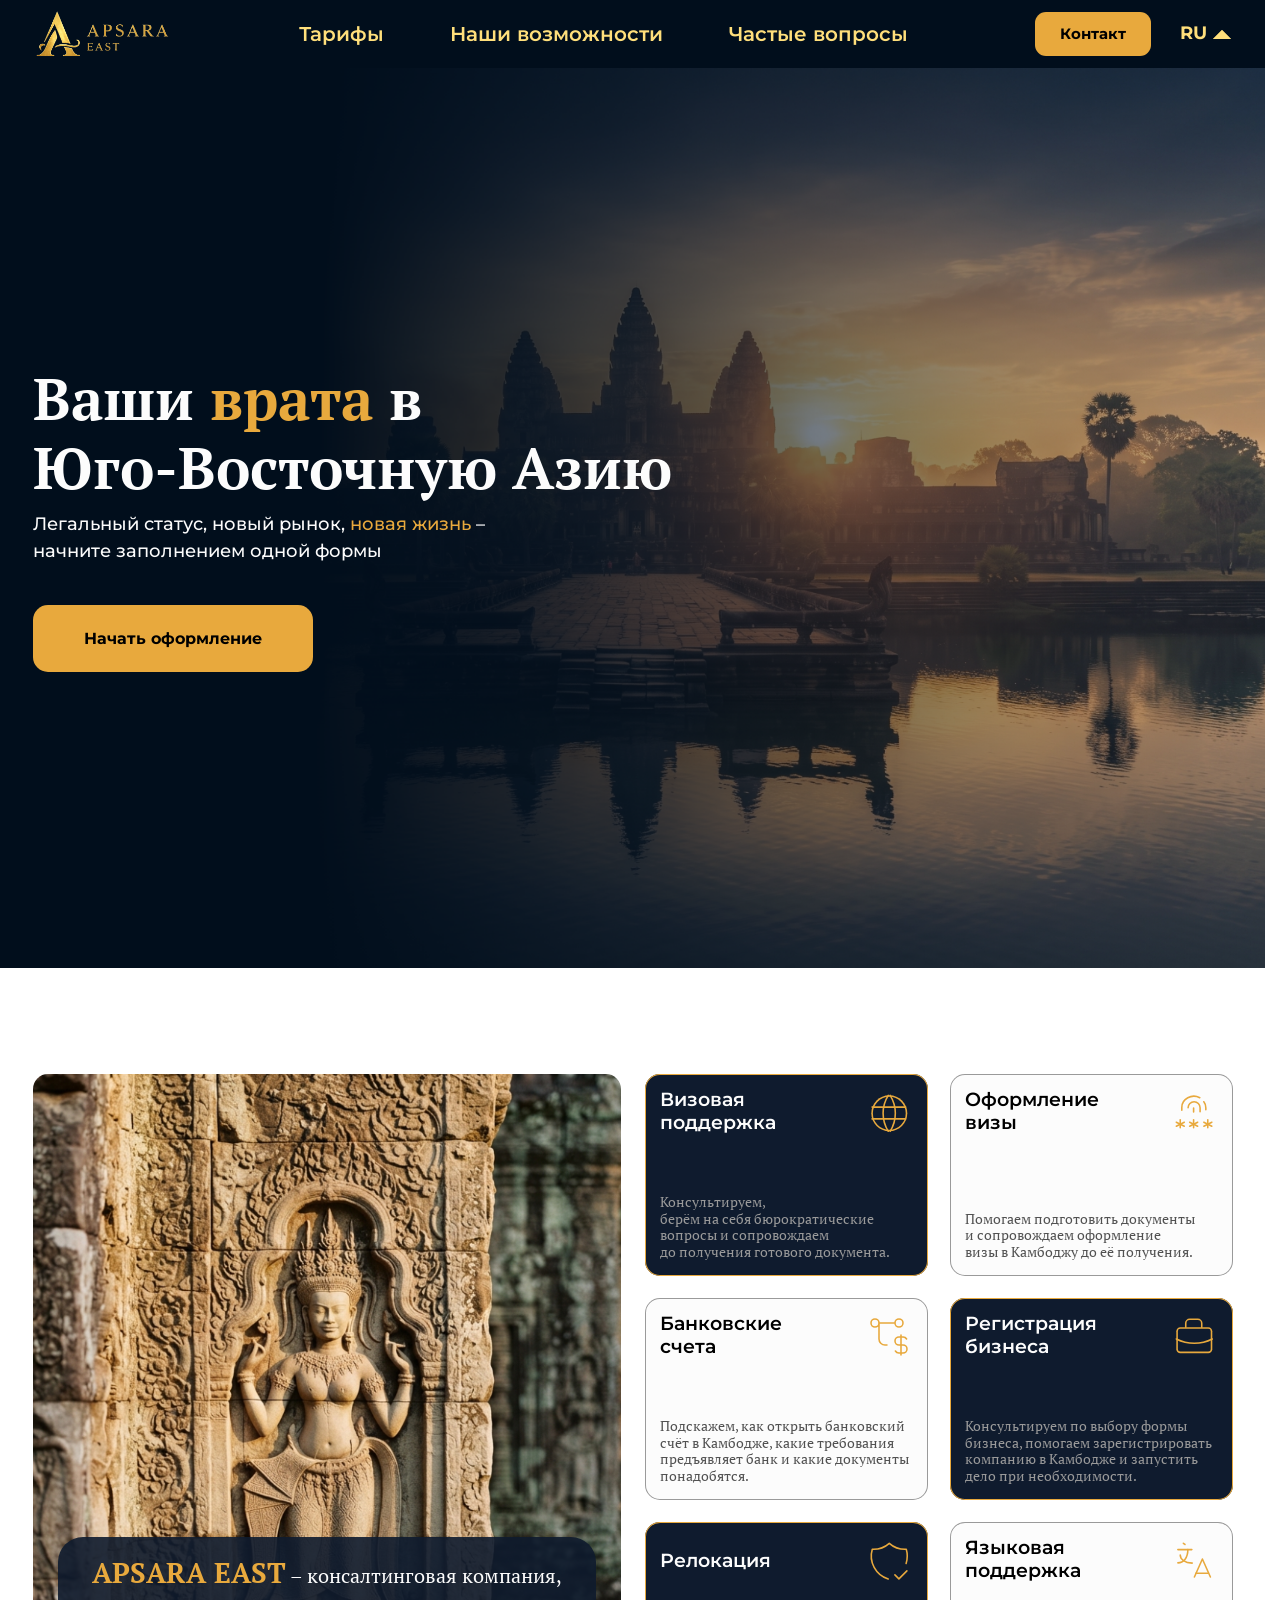
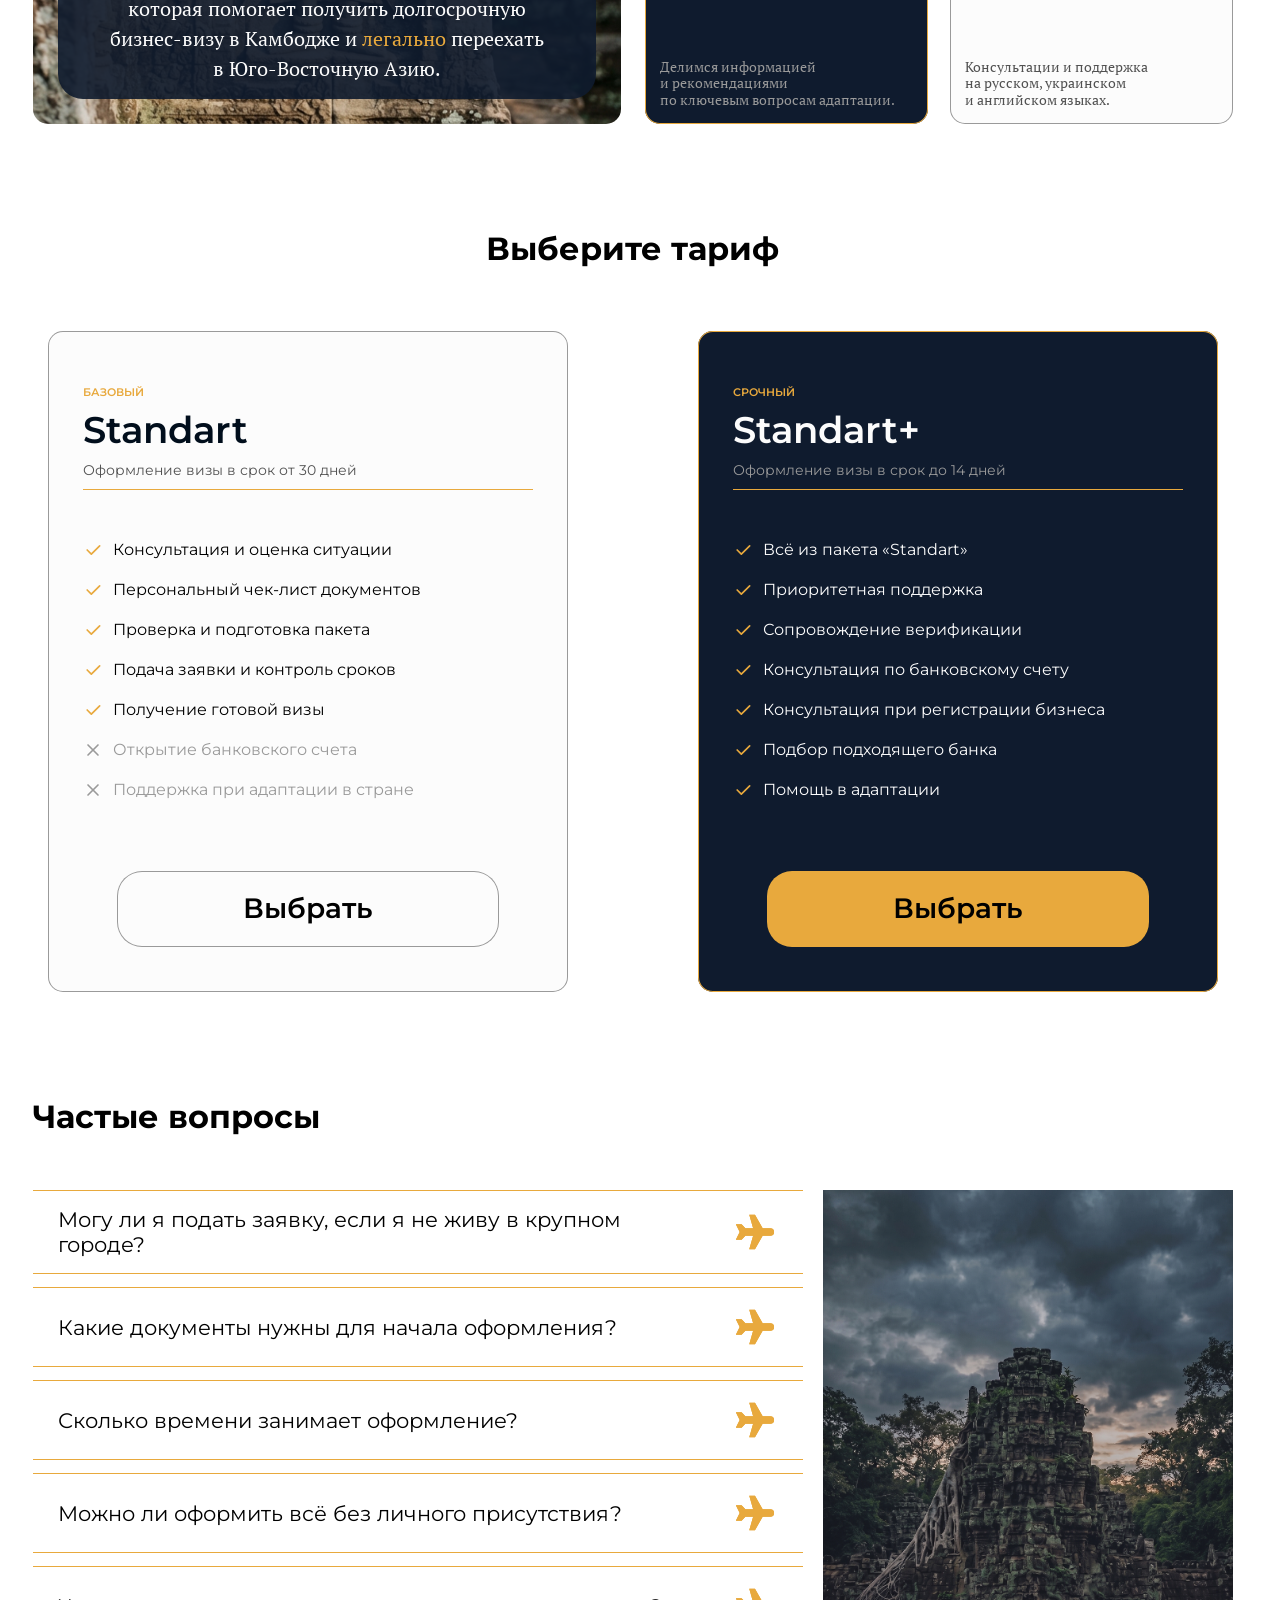
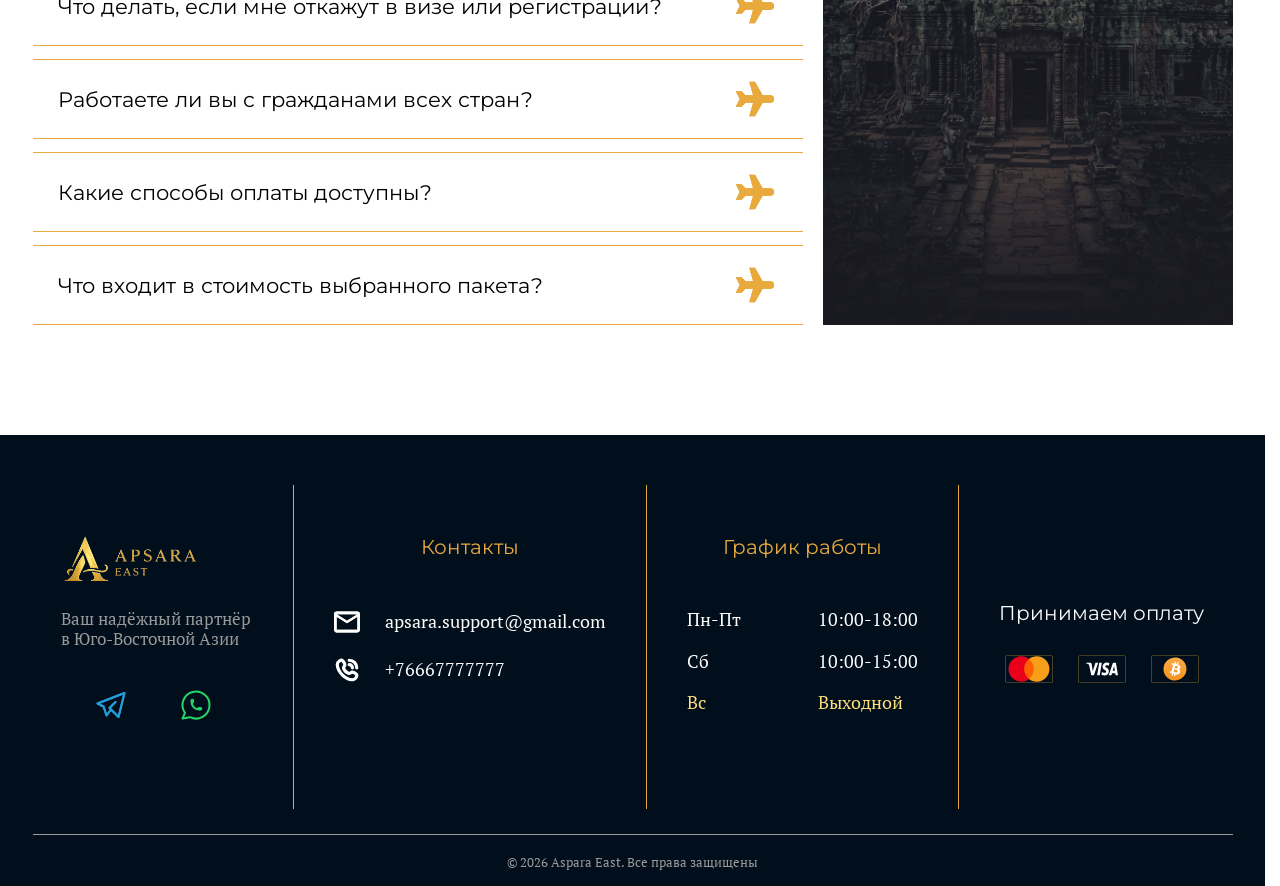
<file: ru/index.html>
<!DOCTYPE html>
<html lang="ru">

<head>
	<meta charset="UTF-8">
	<meta name="viewport" content="width=device-width, initial-scale=1.0, viewport-fit=cover">
	<title>APSARA EAST</title>
	<link rel="icon" href="../img/favicon.ico" type="image/svg+xml">
	<link rel="preconnect" href="https://fonts.googleapis.com">
	<link rel="preconnect" href="https://fonts.gstatic.com" crossorigin>
	<link
		href="https://fonts.googleapis.com/css2?family=Montserrat:ital,wght@0,100..900;1,100..900&family=PT+Serif:ital,wght@0,400;0,700;1,400;1,700&display=swap"
		rel="stylesheet">
	<link rel="stylesheet" href="../css/style.css">
	<link rel="alternate" hreflang="ru" href="../ru/index.html">
	<link rel="alternate" hreflang="uk" href="../uk/index.html">
	<link rel="alternate" hreflang="en" href="../index.html">
	<link rel="alternate" hreflang="x-default" href="../index.html">
</head>

<body>
	<header>
		<div class="header__container">
			<div class="header__logo">
				<a class="header__logo-link" href="../ru/index.html">
					<img class="header__logo-img" src="../img/logo.svg">
				</a>

			</div>
			<nav class="header__nav">
				<ul class="header__nav-list">
					<li class="header__nav-item">
						<a class="header__nav-link" onclick="closeMenu()" href="#services">
							Тарифы
						</a>
					</li>
					<li class="header__nav-item">
						<a class="header__nav-link" onclick="closeMenu()" href="#about">
							Наши возможности
						</a>

					</li>
					<li class="header__nav-item">
						<a class="header__nav-link" onclick="closeMenu()" href="#faq">
							Частые вопросы
						</a>
					</li>
				</ul>
				<button class="header__nav-contact" data-popup-open>Начать оформление</button>
				<div class="header__nav-socials">
					<a class="header__nav-media" href="#">
						<svg class="nav-media__img" xmlns="http://www.w3.org/2000/svg" width="50" height="50"
							fill="none" class="socials-link__img" viewBox="7450.071 5400 50 50">
							<defs>
								<clipPath id="a" class="frame-clip frame-clip-def">
									<rect width="50" height="50" x="7450.071" y="5400" rx="10" ry="10" />
								</clipPath>
							</defs>
							<g class="frame-container-wrapper">
								<g class="frame-container-blur">
									<g class="frame-container-shadows" clip-path="url(#a)">
										<g class="fills">
											<rect width="50" height="50" x="7450.071" y="5400" class="frame-background"
												rx="10" ry="10" />
										</g>
										<g class="frame-children">
											<g class="icon icon-tabler icons-tabler-outline icon-tabler-brand-telegram"
												style="fill:#000">
												<path fill="none" d="M7457.072 5407h36v36h-36z" class="fills"
													style="fill:none" />
												<path fill="none" d="m7479.572 5422-6 6 9 9 6-24-27 10.5 6 3 3 9 4.5-6"
													class="fills" style="fill:none" />
												<g fill="none" stroke-linecap="round" stroke-linejoin="round"
													class="strokes">
													<path d="m7479.572 5422-6 6 9 9 6-24-27 10.5 6 3 3 9 4.5-6"
														class="stroke-shape"
														style="fill:none;fill-opacity:none;stroke-width:2;stroke:#259dd8;stroke-opacity:1;stroke-linecap:round" />
												</g>
												<path fill="none" d="m7479.572 5422-6 6 9 9 6-24-27 10.5 6 3 3 9 4.5-6"
													class="fills" style="fill:none" />
												<g fill="none" stroke-linecap="round" stroke-linejoin="round"
													class="strokes">
													<path d="m7479.572 5422-6 6 9 9 6-24-27 10.5 6 3 3 9 4.5-6"
														class="stroke-shape"
														style="fill:none;fill-opacity:none;stroke-width:2;stroke:#259dd8;stroke-opacity:1;stroke-linecap:round" />
												</g>
											</g>
										</g>
									</g>
								</g>
							</g>
						</svg>
					</a>
					<a class="header__nav-media" href="#">
						<svg class="nav-media__img" xmlns="http://www.w3.org/2000/svg" width="50" height="50"
							viewBox="7537.357 5400 50 50" fill="none">
							<path d="m7548.858 5438.5 2.475-5.7a13.5 13.5 0 1 1 5.1 4.35z" stroke="#27d367"
								stroke-width="2" stroke-linecap="round" stroke-linejoin="round" />
							<path
								d="M7557.858 5422a.75.75 0 1 0 1.5 0v-1.5a.75.75 0 1 0-1.5 0za7.5 7.5 0 0 0 7.5 7.5h1.5a.75.75 0 1 0 0-1.5h-1.5a.75.75 0 1 0 0 1.5"
								stroke="#27d367" stroke-width="2" stroke-linecap="round" stroke-linejoin="round" />
						</svg>
					</a>
				</div>
			</nav>

			<div class="header__actions">
				<button class="header__contact-btn" data-popup-open>Контакт</button>
				<details class="header__lang">
					<summary>RU</summary>
					<ul class="langs__dropdown">
						<li class="dropdown__lang">
							<a href="../index.html" hreflang="ru">EN</a>
						</li>
						<li class="dropdown__lang">
							<a href="../uk/index.html" hreflang="uk">UA</a>
						</li>
					</ul>
				</details>
				<button type="button" class="header__burger" aria-label="Меню" onclick="toggleMenu()">
					<span></span>
					<span></span>
					<span></span>
				</button>
				<div class="header__overlay" onclick="toggleMenu()"></div>
			</div>
		</div>
	</header>
	<main>
		<section class="hero">
			<div class="hero__container container">
				<h1 class="hero__title">Ваши <span class="hero__title-recolor">врата</span> в <span
						class="hero__title-wrap">Юго-Восточную Азию</span>
				</h1>
				<h2 class="hero__subtitle">Легальный статус, новый рынок, <span class="hero__subtitle-wrap">новая
						жизнь</span> –
					начните заполнением одной формы</h2>
				<button class="hero__button" data-popup-open>Начать оформление</button>
			</div>

		</section>

		<section class="about" id="about">
			<div class="about__container container">
				<aside class="about__desc">
					<img class="about__desc-img" src="../img/about.webp">
					<div class="about__desc-inner">
						<p class="about__desc-text"><span class="desc__wrap">APSARA EAST</span> –
							консалтинговая&nbsp;компания,
							которая помогает получить
							долгосрочную бизнес-визу в&nbsp;Камбодже и&nbsp<span class="text__wrap">легально</span>
							переехать <span class="desc-text__devider">в Юго-Восточную Азию.</span></p>
					</div>

				</aside>
				<div class="about__cards">
					<article class="about__card">
						<div class="about__card-top">
							<h3 class="about__card-title">Визовая поддержка</h3>
							<img class="about__card-icon" src="../img/about_world.svg">
						</div>
						<div class="about__card-bottom">
							<p class="about__card-text">
								<span class="text__wrap">Консультируем, </span><span class="card-text__devider"><span
										class="card-text__upper">б</span>ерём на себя бюрократические вопросы
									и&nbsp;сопровождаем до&nbsp;получения
									готового&nbsp;документа.</span>
							</p>
						</div>
					</article>
					<article class="about__card about__card--invert">
						<div class="about__card-top">
							<h3 class="about__card-title">Оформление визы</h3>
							<img class="about__card-icon" src="../img/about_fingerprint.svg">
						</div>
						<div class="about__card-bottom">
							<p class="about__card-text">
								Помогаем подготовить документы и&nbsp;сопровождаем оформление визы в&nbsp;Камбоджу
								до&nbsp;её&nbsp;получения.
							</p>
						</div>
					</article>
					<article class="about__card about__card--invert">
						<div class="about__card-top">
							<h3 class="about__card-title">Банковские счета</h3>
							<img class="about__card-icon" src="../img/about_transaction.svg">
						</div>
						<div class="about__card-bottom">
							<p class="about__card-text">
								Подскажем, <span class="text__wrap">как открыть банковский счёт в Камбодже,
								</span><span class="card-text__devider">какие
									требования
									предъявляет банк и&nbsp;какие документы понадобятся.</span>
							</p>
						</div>
					</article>
					<article class="about__card">
						<div class="about__card-top">
							<h3 class="about__card-title">Регистрация бизнеса</h3>
							<img class="about__card-icon" src="../img/about_briefcase.svg">
						</div>
						<div class="about__card-bottom">
							<p class="about__card-text">
								Консультируем по выбору формы бизнеса, помогаем зарегистрировать компанию в Камбодже
								и&nbsp;запустить дело<span> при необходимости</span>.
							</p>
						</div>
					</article>
					<article class="about__card">
						<div class="about__card-top">
							<h3 class="about__card-title">Релокация</h3>
							<img class="about__card-icon" src="../img/about_shield-check.svg">
						</div>
						<div class="about__card-bottom">
							<p class="about__card-text">
								Делимся информацией и&nbsp;рекомендациями по&nbsp;ключевым&nbsp;вопросам адаптации.
							</p>
						</div>
					</article>
					<article class="about__card about__card--invert">
						<div class="about__card-top">
							<h3 class="about__card-title">Языковая поддержка</h3>
							<img class="about__card-icon" src="../img/about_lang-support.svg">
						</div>
						<div class="about__card-bottom">
							<p class="about__card-text">
								Консультации и&nbsp;поддержка <span class="card-text__devider">на русском, украинском
									и&nbsp;английском языках.</span>
							</p>
						</div>
					</article>
				</div>
			</div>
		</section>

		<section class="services" id="services">
			<div class="services__container container">
				<h2 class="services__title">Выберите тариф</h2>
				<div class="services__inner">
					<article class="service__card">
						<p class="service__card-badge">БАЗОВЫЙ</p>
						<h3 class="service__card-title">
							Standart
						</h3>
						<p class="service__card-subtitle">
							Оформление визы в срок от 30 дней
						</p>
						<ul class="service__card-list">
							<li class="service__card-item">Консультация и оценка ситуации</li>
							<li class="service__card-item">Персональный чек-лист документов</li>
							<li class="service__card-item">Проверка и подготовка пакета</li>
							<li class="service__card-item">Подача заявки и контроль сроков</li>
							<li class="service__card-item">Получение готовой визы</li>
							<li class="service__card-item service__card-item--disabled">Открытие банковского счета
							</li>
							<li class="service__card-item service__card-item--disabled">Поддержка при адаптации в стране
							</li>
						</ul>
						<button class="service__button" data-popup-open data-service="Standart">Выбрать</button>
					</article>
					<article class="service__card service__card--invert">
						<p class="service__card-badge">СРОЧНЫЙ</p>
						<h3 class="service__card-title">
							Standart+
						</h3>
						<p class="service__card-subtitle">
							Оформление визы в срок до 14 дней
						</p>
						<ul class="service__card-list">
							<li class="service__card-item">Всё из пакета «Standart»</li>
							<li class="service__card-item">Приоритетная поддержка
							</li>

							<li class="service__card-item">Сопровождение верификации</li>
							<li class="service__card-item">Консультация по банковскому счету</li>
							<li class="service__card-item">Консультация при регистрации бизнеса</li>
							<li class="service__card-item">Подбор подходящего банка</li>
							<li class="service__card-item">Помощь в адаптации
							</li>


						</ul>
						<button class="service__button" data-popup-open data-service="Standart+">Выбрать</button>
					</article>
				</div>
			</div>
		</section>

		<section class="QR">
		</section>

		<section class="faq" id="faq">
			<div class="faq__container container">
				<h3 class="faq__title">Частые вопросы</h3>
				<div class="faq__inner">
					<div class="faq__content">
						<div class="faq__accordion">
							<div class="accordion__item">
								<div class="accordion__title">Могу ли я подать заявку, если я не живу в крупном городе?
								</div>
								<svg class="accordion__title-icon" xmlns="http://www.w3.org/2000/svg" width="50"
									height="50" fill="none" viewBox="8455 4145 50 50">
									<g class="icon icon-tabler icons-tabler-outline icon-tabler-plane"
										style="fill:#000">
										<path fill="none" d="M8455 4145h50v50h-50z" class="fills" style="fill:none" />
										<path fill="none"
											d="M8488.334 4165.833h8.333a4.168 4.168 0 0 1 0 8.334h-8.333L8480 4188.75h-6.25l4.167-14.583h-8.333l-4.167 4.166h-6.25l4.167-8.333-4.167-8.333h6.25l4.167 4.166h8.333l-4.167-14.583h6.25z"
											class="fills" style="fill:#e8a93d;fill-opacity:1" />
										<g fill="none" stroke-linecap="round" stroke-linejoin="round" class="strokes">
											<g class="inner-stroke-shape">
												<defs>
													<clipPath id="d">
														<use href="#c" />
													</clipPath>
													<path id="c"
														d="M8488.334 4165.833h8.333a4.168 4.168 0 0 1 0 8.334h-8.333L8480 4188.75h-6.25l4.167-14.583h-8.333l-4.167 4.166h-6.25l4.167-8.333-4.167-8.333h6.25l4.167 4.166h8.333l-4.167-14.583h6.25z"
														style="fill:none;fill-opacity:none;stroke-width:4;stroke:#e8a93d;stroke-opacity:1" />
												</defs>
												<use clip-path="url('#d')" href="#c" />
											</g>
										</g>
									</g>
								</svg>
								<div class="accordion__content">
									<p class="accordion__text">
										Да. Все процессы выстроены удалённо: подача документов и&nbsp;консультации
										проходят
										онлайн, поэтому ваше местонахождение не&nbsp;имеет значения.
									</p>
								</div>
							</div>
							<div class="accordion__item">
								<div class="accordion__title">Какие документы нужны для начала оформления?</div>
								<svg class="accordion__title-icon" xmlns="http://www.w3.org/2000/svg" width="50"
									height="50" fill="none" viewBox="8455 4145 50 50">
									<g class="icon icon-tabler icons-tabler-outline icon-tabler-plane"
										style="fill:#000">
										<path fill="none" d="M8455 4145h50v50h-50z" class="fills" style="fill:none" />
										<path fill="none"
											d="M8488.334 4165.833h8.333a4.168 4.168 0 0 1 0 8.334h-8.333L8480 4188.75h-6.25l4.167-14.583h-8.333l-4.167 4.166h-6.25l4.167-8.333-4.167-8.333h6.25l4.167 4.166h8.333l-4.167-14.583h6.25z"
											class="fills" style="fill:#e8a93d;fill-opacity:1" />
										<g fill="none" stroke-linecap="round" stroke-linejoin="round" class="strokes">
											<g class="inner-stroke-shape">
												<defs>
													<clipPath id="d">
														<use href="#c" />
													</clipPath>
													<path id="c"
														d="M8488.334 4165.833h8.333a4.168 4.168 0 0 1 0 8.334h-8.333L8480 4188.75h-6.25l4.167-14.583h-8.333l-4.167 4.166h-6.25l4.167-8.333-4.167-8.333h6.25l4.167 4.166h8.333l-4.167-14.583h6.25z"
														style="fill:none;fill-opacity:none;stroke-width:4;stroke:#e8a93d;stroke-opacity:1" />
												</defs>
												<use clip-path="url('#d')" href="#c" />
											</g>
										</g>
									</g>
								</svg>
								<div class="accordion__content">
									<p class="accordion__text">
										Для старта достаточно паспорта и&nbsp;анкетных данных. <span
											class="accordion__text-devider">Далее менеджер помогает
											уточнить детали и&nbsp;формирует итоговый список документов с&nbsp;учетом
											вашей
											задачи.</span>
									</p>
								</div>
							</div>
							<div class="accordion__item">
								<div class="accordion__title">Сколько времени занимает оформление?</div>
								<svg class="accordion__title-icon" xmlns="http://www.w3.org/2000/svg" width="50"
									height="50" fill="none" viewBox="8455 4145 50 50">
									<g class="icon icon-tabler icons-tabler-outline icon-tabler-plane"
										style="fill:#000">
										<path fill="none" d="M8455 4145h50v50h-50z" class="fills" style="fill:none" />
										<path fill="none"
											d="M8488.334 4165.833h8.333a4.168 4.168 0 0 1 0 8.334h-8.333L8480 4188.75h-6.25l4.167-14.583h-8.333l-4.167 4.166h-6.25l4.167-8.333-4.167-8.333h6.25l4.167 4.166h8.333l-4.167-14.583h6.25z"
											class="fills" style="fill:#e8a93d;fill-opacity:1" />
										<g fill="none" stroke-linecap="round" stroke-linejoin="round" class="strokes">
											<g class="inner-stroke-shape">
												<defs>
													<clipPath id="d">
														<use href="#c" />
													</clipPath>
													<path id="c"
														d="M8488.334 4165.833h8.333a4.168 4.168 0 0 1 0 8.334h-8.333L8480 4188.75h-6.25l4.167-14.583h-8.333l-4.167 4.166h-6.25l4.167-8.333-4.167-8.333h6.25l4.167 4.166h8.333l-4.167-14.583h6.25z"
														style="fill:none;fill-opacity:none;stroke-width:4;stroke:#e8a93d;stroke-opacity:1" />
												</defs>
												<use clip-path="url('#d')" href="#c" />
											</g>
										</g>
									</g>
								</svg>
								<div class="accordion__content">
									<p class="accordion__text">
										Сроки зависят от типа услуги и специфики вашего запроса. <span
											class="accordion__text-devider">Ориентировочные рамки
											мы озвучиваем на&nbsp;первичной консультации, после изучения вашей
											ситуации.</span>
									</p>
								</div>
							</div>
							<div class="accordion__item">
								<div class="accordion__title">Можно ли оформить всё без личного присутствия?</div>
								<svg class="accordion__title-icon" xmlns="http://www.w3.org/2000/svg" width="50"
									height="50" fill="none" viewBox="8455 4145 50 50">
									<g class="icon icon-tabler icons-tabler-outline icon-tabler-plane"
										style="fill:#000">
										<path fill="none" d="M8455 4145h50v50h-50z" class="fills" style="fill:none" />
										<path fill="none"
											d="M8488.334 4165.833h8.333a4.168 4.168 0 0 1 0 8.334h-8.333L8480 4188.75h-6.25l4.167-14.583h-8.333l-4.167 4.166h-6.25l4.167-8.333-4.167-8.333h6.25l4.167 4.166h8.333l-4.167-14.583h6.25z"
											class="fills" style="fill:#e8a93d;fill-opacity:1" />
										<g fill="none" stroke-linecap="round" stroke-linejoin="round" class="strokes">
											<g class="inner-stroke-shape">
												<defs>
													<clipPath id="d">
														<use href="#c" />
													</clipPath>
													<path id="c"
														d="M8488.334 4165.833h8.333a4.168 4.168 0 0 1 0 8.334h-8.333L8480 4188.75h-6.25l4.167-14.583h-8.333l-4.167 4.166h-6.25l4.167-8.333-4.167-8.333h6.25l4.167 4.166h8.333l-4.167-14.583h6.25z"
														style="fill:none;fill-opacity:none;stroke-width:4;stroke:#e8a93d;stroke-opacity:1" />
												</defs>
												<use clip-path="url('#d')" href="#c" />
											</g>
										</g>
									</g>
								</svg>
								<div class="accordion__content">
									<p class="accordion__text">
										Да, в большинстве случаев оформление ведётся дистанционно. <span
											class="accordion__text-devider">Если для вашего
											запроса потребуются дополнительные действия или&nbsp;личное присутствие, мы
											заранее
											предупредим вас и&nbsp;подскажем оптимальный формат.</span>
									</p>
								</div>
							</div>
							<div class="accordion__item">
								<div class="accordion__title">Что делать, если мне откажут в визе или регистрации?</div>
								<svg class="accordion__title-icon" xmlns="http://www.w3.org/2000/svg" width="50"
									height="50" fill="none" viewBox="8455 4145 50 50">
									<g class="icon icon-tabler icons-tabler-outline icon-tabler-plane"
										style="fill:#000">
										<path fill="none" d="M8455 4145h50v50h-50z" class="fills" style="fill:none" />
										<path fill="none"
											d="M8488.334 4165.833h8.333a4.168 4.168 0 0 1 0 8.334h-8.333L8480 4188.75h-6.25l4.167-14.583h-8.333l-4.167 4.166h-6.25l4.167-8.333-4.167-8.333h6.25l4.167 4.166h8.333l-4.167-14.583h6.25z"
											class="fills" style="fill:#e8a93d;fill-opacity:1" />
										<g fill="none" stroke-linecap="round" stroke-linejoin="round" class="strokes">
											<g class="inner-stroke-shape">
												<defs>
													<clipPath id="d">
														<use href="#c" />
													</clipPath>
													<path id="c"
														d="M8488.334 4165.833h8.333a4.168 4.168 0 0 1 0 8.334h-8.333L8480 4188.75h-6.25l4.167-14.583h-8.333l-4.167 4.166h-6.25l4.167-8.333-4.167-8.333h6.25l4.167 4.166h8.333l-4.167-14.583h6.25z"
														style="fill:none;fill-opacity:none;stroke-width:4;stroke:#e8a93d;stroke-opacity:1" />
												</defs>
												<use clip-path="url('#d')" href="#c" />
											</g>
										</g>
									</g>
								</svg>
								<div class="accordion__content">
									<p class="accordion__text">
										Мы разбираем причину отказа, <span class="accordion__text-devider">корректируем
											пакет документов и&nbsp;сопровождаем вас до&nbsp;результата. <span
												class="text__wrap">Порядок действий в таких ситуациях
												менеджер разъяснит при
												необходимости.</span></span>
									</p>
								</div>
							</div>
							<div class="accordion__item">
								<div class="accordion__title">Работаете ли вы с гражданами всех стран?</div>
								<svg class="accordion__title-icon" xmlns="http://www.w3.org/2000/svg" width="50"
									height="50" fill="none" viewBox="8455 4145 50 50">
									<g class="icon icon-tabler icons-tabler-outline icon-tabler-plane"
										style="fill:#000">
										<path fill="none" d="M8455 4145h50v50h-50z" class="fills" style="fill:none" />
										<path fill="none"
											d="M8488.334 4165.833h8.333a4.168 4.168 0 0 1 0 8.334h-8.333L8480 4188.75h-6.25l4.167-14.583h-8.333l-4.167 4.166h-6.25l4.167-8.333-4.167-8.333h6.25l4.167 4.166h8.333l-4.167-14.583h6.25z"
											class="fills" style="fill:#e8a93d;fill-opacity:1" />
										<g fill="none" stroke-linecap="round" stroke-linejoin="round" class="strokes">
											<g class="inner-stroke-shape">
												<defs>
													<clipPath id="d">
														<use href="#c" />
													</clipPath>
													<path id="c"
														d="M8488.334 4165.833h8.333a4.168 4.168 0 0 1 0 8.334h-8.333L8480 4188.75h-6.25l4.167-14.583h-8.333l-4.167 4.166h-6.25l4.167-8.333-4.167-8.333h6.25l4.167 4.166h8.333l-4.167-14.583h6.25z"
														style="fill:none;fill-opacity:none;stroke-width:4;stroke:#e8a93d;stroke-opacity:1" />
												</defs>
												<use clip-path="url('#d')" href="#c" />
											</g>
										</g>
									</g>
								</svg>
								<div class="accordion__content">
									<p class="accordion__text">
										Мы работаем с клиентами из большинства стран.
										<span class="accordion__text-devider">По отдельным юрисдикциям возможны
											ограничения.
											<span>Рекомендуем уточнить детали у менеджера.</span></span>
									</p>
								</div>
							</div>
							<div class="accordion__item">
								<div class="accordion__title">Какие способы оплаты доступны?</div>
								<svg class="accordion__title-icon" xmlns="http://www.w3.org/2000/svg" width="50"
									height="50" fill="none" viewBox="8455 4145 50 50">
									<g class="icon icon-tabler icons-tabler-outline icon-tabler-plane"
										style="fill:#000">
										<path fill="none" d="M8455 4145h50v50h-50z" class="fills" style="fill:none" />
										<path fill="none"
											d="M8488.334 4165.833h8.333a4.168 4.168 0 0 1 0 8.334h-8.333L8480 4188.75h-6.25l4.167-14.583h-8.333l-4.167 4.166h-6.25l4.167-8.333-4.167-8.333h6.25l4.167 4.166h8.333l-4.167-14.583h6.25z"
											class="fills" style="fill:#e8a93d;fill-opacity:1" />
										<g fill="none" stroke-linecap="round" stroke-linejoin="round" class="strokes">
											<g class="inner-stroke-shape">
												<defs>
													<clipPath id="d">
														<use href="#c" />
													</clipPath>
													<path id="c"
														d="M8488.334 4165.833h8.333a4.168 4.168 0 0 1 0 8.334h-8.333L8480 4188.75h-6.25l4.167-14.583h-8.333l-4.167 4.166h-6.25l4.167-8.333-4.167-8.333h6.25l4.167 4.166h8.333l-4.167-14.583h6.25z"
														style="fill:none;fill-opacity:none;stroke-width:4;stroke:#e8a93d;stroke-opacity:1" />
												</defs>
												<use clip-path="url('#d')" href="#c" />
											</g>
										</g>
									</g>
								</svg>
								<div class="accordion__content">
									<p class="accordion__text">
										Доступно несколько вариантов оплаты, включая банковские переводы
										и&nbsp;криптовалюту.
										<span class="accordion__text-devider">Актуальные способы и реквизиты предоставит
											менеджер при оформлении.</span>
									</p>
								</div>
							</div>
							<div class="accordion__item">
								<div class="accordion__title">Что входит в стоимость выбранного пакета?</div>
								<svg class="accordion__title-icon" xmlns="http://www.w3.org/2000/svg" width="50"
									height="50" fill="none" viewBox="8455 4145 50 50">
									<g class="icon icon-tabler icons-tabler-outline icon-tabler-plane"
										style="fill:#000">
										<path fill="none" d="M8455 4145h50v50h-50z" class="fills" style="fill:none" />
										<path fill="none"
											d="M8488.334 4165.833h8.333a4.168 4.168 0 0 1 0 8.334h-8.333L8480 4188.75h-6.25l4.167-14.583h-8.333l-4.167 4.166h-6.25l4.167-8.333-4.167-8.333h6.25l4.167 4.166h8.333l-4.167-14.583h6.25z"
											class="fills" style="fill:#e8a93d;fill-opacity:1" />
										<g fill="none" stroke-linecap="round" stroke-linejoin="round" class="strokes">
											<g class="inner-stroke-shape">
												<defs>
													<clipPath id="d">
														<use href="#c" />
													</clipPath>
													<path id="c"
														d="M8488.334 4165.833h8.333a4.168 4.168 0 0 1 0 8.334h-8.333L8480 4188.75h-6.25l4.167-14.583h-8.333l-4.167 4.166h-6.25l4.167-8.333-4.167-8.333h6.25l4.167 4.166h8.333l-4.167-14.583h6.25z"
														style="fill:none;fill-opacity:none;stroke-width:4;stroke:#e8a93d;stroke-opacity:1" />
												</defs>
												<use clip-path="url('#d')" href="#c" />
											</g>
										</g>
									</g>
								</svg>
								<div class="accordion__content">
									<p class="accordion__text">
										Наполнение зависит от выбранного пакета услуг. <span
											class="accordion__text-devider">Перед началом работы менеджер
											детально расскажет, что входит в стоимость, и&nbsp;ответит на&nbsp;все
											вопросы –
											так
											вы
											будете точно понимать, за&nbsp;что&nbsp;платите.</span>
									</p>
								</div>
							</div>
						</div>
					</div>
					<aside class="faq__media">
						<img class="faq__media-img" src="../img/faq.webp">
					</aside>
				</div>
			</div>
		</section>

		<dialog class="popup" id="order-popup" aria-labelledby="popup-title">
			<div class="popup__inner">
				<button class="popup__close" type="button" aria-label="Закрыть" data-popup-close>
					<svg width="46" height="46" viewBox="0 0 24 24" fill="none" stroke="currentColor"
						stroke-width="1.2">
						<path d="M18 6 6 18M6 6l12 12" />
					</svg>
				</button>
				<div class="popup__content">


					<aside class="popup__aside">
						<h2 class="popup__title" id="popup-title">Обсудим детали вашей визы в Камбоджу</h2>
						<ul class="popup__features">
							<li class="popup__feature"><img src="../img/popup_clock.svg" alt="">Ответим в течение часа
							</li>
							<li class="popup__feature"><img src="../img/popup_stat.svg" alt="">Персональный подход</li>
							<li class="popup__feature"><img src="../img/popup_sheet.svg" alt="">Поможем в сборе
								документов
							</li>
							<li class="popup__feature"><img src="../img/popup_check.svg" alt="">Поддержка на каждом
								этапе
							</li>
							<li class="popup__feature"><img src="../img/popup_lock.svg" alt="">Данные под защитой
							</li>
						</ul>
					</aside>

					<div class="popup__body">
						<form id="lead-form" action="https://api.web3forms.com/submit" method="POST">

							<input type="hidden" name="lead_id" />
							<input type="hidden" name="access_key" value="13dbfdde-07b7-48f8-85df-a9c40801085a">
							<input type="hidden" name="subject" value="Нова заявка з сайту APSARA EAST">
							<input type="hidden" name="redirect" value="https://web3forms.com/success">

							<div class="form__card-row">
								<div class="form__card-group">
									<label class="form__card-label" for="name">Имя<span
											class="label-required">*</span></label>
									<input class="form__card-input" type="text" maxlength="31" id="name" name="name"
										placeholder="Иван" required>
								</div>
								<div class="form__card-group">
									<label class="form__card-label" for="surname">Фамилия<span
											class="label-required">*</span></label>
									<input class="form__card-input" type="text" maxlength="31" id="surname"
										name="surname" placeholder="Иванов" required>
								</div>
							</div>

							<div class="form__card-group">
								<label class="form__card-label" for="email">Почта<span
										class="label-required">*</span></label>
								<input class="form__card-input" type="email" id="email" maxlength="100" name="email"
									placeholder="example@gmail.com" required>
							</div>

							<div class="form__card-group">
								<label class="form__card-label" for="phone">Телефон<span
										class="label-required">*</span></label>
								<input class="form__card-input" type="tel" inputmode="tel" maxlength="15" id="phone"
									name="phone" placeholder="+7" required>
							</div>

							<div class="form__card-group">
								<label class="form__card-label" for="country-input">
									Страна<span class="label-required">*</span>
								</label>
								<div class="form__card-wrap custom-select" id="custom-country-select">
									<input class="form__card-input" type="text" id="country-input" name="country"
										placeholder="Казахстан" autocomplete="off" required />
									<ul class="custom-select__list" id="country-list" role="listbox"></ul>
								</div>
							</div>

							<div class="form__card-group">
								<label class="form__card-label" id="service-label">Выбор пакета<span
										class="label-required">*</span></label>
								<div class="form__card-wrap custom-select" id="custom-service-select">
									<input type="hidden" id="service" name="service" value="" required>
									<button type="button" class="form__card-input custom-select__button is-placeholder"
										aria-haspopup="listbox" aria-expanded="false">
										<span class="custom-select__text">Выбрать...</span>
									</button>
									<ul class="custom-select__list" role="listbox" aria-labelledby="service-label">
										<li class="custom-select__item" role="option" data-value="Standart">Standart
										</li>
										<li class="custom-select__item" role="option" data-value="Standart+">
											Standart+</li>
									</ul>
								</div>
							</div>

							<div class="form__card-row">
								<fieldset class="form__messengers">
									<legend class="form__card-label">Мессенджер (опционально)</legend>

									<div class="form__messenger">
										<svg class="form__messenger-icon" width="22" height="22" viewBox="0 0 24 24"
											fill="#229ED9" aria-hidden="true">
											<path
												d="M21.9 4.6c.2-1-.6-1.7-1.6-1.4L2.5 9.9c-1.1.4-1 2 .1 2.3l4.6 1.4 1.8 5.6c.3.9 1.4 1.1 2 .4l2.6-2.7 4.7 3.5c.8.6 2 .2 2.2-.8l1.4-15zM8.7 13.2l9-5.7c.3-.2.6.2.3.4l-7.4 6.7-.3 3-1.6-4.4z" />
										</svg>
										<input class="form__card-input" type="text" id="telegram" name="telegram"
											placeholder="@username" autocomplete="off" />
									</div>

									<div class="form__messenger">
										<svg class="form__messenger-icon" width="24" height="24" viewBox="0 0 24 24"
											fill="#25D366" aria-hidden="true">
											<path
												d="M12 2a10 10 0 0 0-8.6 15.1L2 22l5-1.3A10 10 0 1 0 12 2zm0 18.2c-1.5 0-3-.4-4.3-1.2l-.3-.2-3 .8.8-2.9-.2-.3A8.2 8.2 0 1 1 12 20.2zm4.5-6.1c-.2-.1-1.5-.7-1.7-.8-.2-.1-.4-.1-.6.1-.2.2-.6.8-.8 1-.1.2-.3.2-.5.1a6.7 6.7 0 0 1-3.3-2.9c-.3-.4 0-.5.2-.7l.4-.5c.1-.2.1-.3 0-.5l-.8-1.9c-.2-.5-.4-.4-.6-.4h-.5c-.2 0-.5.1-.7.3-.9.9-1.1 2.2-.2 3.9a11.6 11.6 0 0 0 4.5 4.2c1.7.8 2.4.9 3.2.7.5-.1 1.5-.6 1.7-1.2.2-.6.2-1.1.1-1.2 0-.1-.2-.2-.4-.3z" />
										</svg>
										<input class="form__card-input" type="tel" inputmode="tel" maxlength="15"
											id="whatsapp" name="whatsapp" placeholder="+420770663222"
											autocomplete="tel">
									</div>
								</fieldset>
							</div>

							<button class="form__card-submit" type="submit">
								<svg width="24" height="24" viewBox="0 0 24 24" fill="none" stroke="currentColor"
									stroke-width="2" stroke-linecap="round" stroke-linejoin="round">
									<rect x="2" y="4" width="20" height="16" rx="2"></rect>
									<path d="m22 7-8.97 5.7a1.94 1.94 0 0 1-2.06 0L2 7"></path>
								</svg>
								Отправить заявку
							</button>
							<p class="form__card-note">Нажимая «Отправить», вы соглашаетесь на обработку ваших
								персональных
								данных с целью обратной связи.</p>
						</form>
					</div>
				</div>

			</div>
		</dialog>
	</main>
	<footer>
		<div class="footer__container">
			<div class="footer__top">
				<div class="footer__socials">
					<div class="footer__logo">
						<img class="footer__logo-img" src="../img/logo.svg">
					</div>
					<p class="footer__socials-text">Ваш надёжный партнёр
						в Юго-Восточной Азии</p>
					<div class="footer__socials-links">
						<a class="footer__socials-link" href="#">
							<svg class="socials-link__img" xmlns="http://www.w3.org/2000/svg" width="50" height="50"
								fill="none" viewBox="7450.071 5400 50 50">
								<defs>
									<clipPath id="a" class="frame-clip frame-clip-def">
										<rect width="50" height="50" x="7450.071" y="5400" rx="10" ry="10" />
									</clipPath>
								</defs>
								<g class="frame-container-wrapper">
									<g class="frame-container-blur">
										<g class="frame-container-shadows" clip-path="url(#a)">
											<g class="fills">
												<rect width="50" height="50" x="7450.071" y="5400"
													class="frame-background" rx="10" ry="10" />
											</g>
											<g class="frame-children">
												<g class="icon icon-tabler icons-tabler-outline icon-tabler-brand-telegram"
													style="fill:#000">
													<path fill="none" d="M7457.072 5407h36v36h-36z" class="fills"
														style="fill:none" />
													<path fill="none"
														d="m7479.572 5422-6 6 9 9 6-24-27 10.5 6 3 3 9 4.5-6"
														class="fills" style="fill:none" />
													<g fill="none" stroke-linecap="round" stroke-linejoin="round"
														class="strokes">
														<path d="m7479.572 5422-6 6 9 9 6-24-27 10.5 6 3 3 9 4.5-6"
															class="stroke-shape"
															style="fill:none;fill-opacity:none;stroke-width:2;stroke:#259dd8;stroke-opacity:1;stroke-linecap:round" />
													</g>
													<path fill="none"
														d="m7479.572 5422-6 6 9 9 6-24-27 10.5 6 3 3 9 4.5-6"
														class="fills" style="fill:none" />
													<g fill="none" stroke-linecap="round" stroke-linejoin="round"
														class="strokes">
														<path d="m7479.572 5422-6 6 9 9 6-24-27 10.5 6 3 3 9 4.5-6"
															class="stroke-shape"
															style="fill:none;fill-opacity:none;stroke-width:2;stroke:#259dd8;stroke-opacity:1;stroke-linecap:round" />
													</g>
												</g>
											</g>
										</g>
									</g>
								</g>
							</svg>
						</a>
						<a class="footer__socials-link" href="#">
							<svg class="socials-link__img" xmlns="http://www.w3.org/2000/svg" width="50" height="50"
								viewBox="7537.357 5400 50 50" fill="none">
								<path d="m7548.858 5438.5 2.475-5.7a13.5 13.5 0 1 1 5.1 4.35z" stroke="#27d367"
									stroke-width="2" stroke-linecap="round" stroke-linejoin="round" />
								<path
									d="M7557.858 5422a.75.75 0 1 0 1.5 0v-1.5a.75.75 0 1 0-1.5 0za7.5 7.5 0 0 0 7.5 7.5h1.5a.75.75 0 1 0 0-1.5h-1.5a.75.75 0 1 0 0 1.5"
									stroke="#27d367" stroke-width="2" stroke-linecap="round" stroke-linejoin="round" />
							</svg>
						</a>
					</div>
				</div>
				<div class="footer__contacts">
					<h3 class="footer__column-title">Контакты</h3>
					<p class="footer__contact-text">apsara.support@gmail.com</p>
					<a class="footer__contact-text" href="tel:+76667777777">+76667777777</a>
				</div>
				<div class="footer__open-hours">
					<h3 class="footer__column-title">График работы</h3>
					<div class="content__wrap">
						<div class="footer__hours-list">
							<p class="footer__hours-item">Пн-Пт</p>
							<p class="footer__hours-item">Сб</p>
							<p class="footer__hours-item">Вс</p>
						</div>
						<div class="footer__hours-list">
							<p class="footer__hours-item">10:00-18:00</p>
							<p class="footer__hours-item">10:00-15:00</p>
							<p class="footer__hours-item">Выходной</p>
						</div>
					</div>
				</div>
				<div class="footer__pay-methods">
					<h3 class="footer__column-title">Принимаем оплату</h3>
					<div class="pay-methods">
						<img class="pay-method__icon" src="../img/footer_mastercard.svg">
						<img class="pay-method__icon" src="../img/footer_visa.svg">
						<img class="pay-method__icon" src="../img/footer_crypto.svg">
					</div>

				</div>
			</div>


			<div class="footer__bottom">
				<p class="footer__copyright">© 2026 Aspara East. Все права защищены</p>
			</div>
		</div>
	</footer>

	<script src="../js/scripts.js"></script>
</body>

</html>
</file>
<file: css/style.css>
@charset "UTF-8";
* {
  padding: 0;
  margin: 0;
  box-sizing: border-box;
  list-style: none;
  text-decoration: none;
}

html {
  scroll-behavior: smooth;
  -webkit-overflow-scrolling: touch;
  scrollbar-gutter: stable;
}

#about {
  scroll-margin-top: 77px;
}

#services {
  scroll-margin-top: 112px;
}

#faq {
  scroll-margin-top: 112px;
}

.container {
  max-width: 1600px;
  margin: auto;
}

.popup {
  position: fixed;
  inset: 0;
  margin: auto;
  width: min(1280px, 100% - 32px);
  max-height: calc(100vh - 32px);
  max-height: calc(100dvh - 32px - env(safe-area-inset-top, 0px) - env(safe-area-inset-bottom, 0px));
  padding: 0;
  border: none;
  border-radius: 30px;
  background: #fcfcfc;
  overflow-y: auto;
  -webkit-overflow-scrolling: touch;
}
.popup::backdrop {
  background: rgba(1, 14, 28, 0.7);
  backdrop-filter: blur(4px);
}
.popup[open] {
  animation: popup-in 0.3s ease;
  will-change: transform;
}
.popup[open]::backdrop {
  animation: fade-in 0.3s ease;
}
.popup .popup__inner {
  display: flex;
  flex-direction: column;
  padding: 16px;
}
.popup .popup__inner .popup__close {
  align-self: flex-end;
  background: none;
  border: none;
  color: #e8a93d;
  cursor: pointer;
  transition: transform 0.2s;
}
.popup .popup__inner .popup__close:focus-visible {
  outline: none;
}
.popup .popup__inner .popup__content {
  position: relative;
  display: flex;
  gap: 32px;
  padding: 0px 94px 20px;
}
.popup .popup__inner .popup__content .popup__aside {
  flex: 0.8 1 0;
  min-width: 0;
  max-width: 408px;
  display: flex;
  flex-direction: column;
  justify-content: space-between;
  padding: 32px 24px;
  border-radius: 45px 0 45px 0;
  color: #fcfcfc;
  background: linear-gradient(118deg, #010e1c 72%, #e8a93d 105%);
}
.popup .popup__inner .popup__content .popup__aside .popup__title {
  font-family: "Montserrat", sans-serif;
  max-width: 312px;
  color: #fcfcfc;
  font-family: "Montserrat", sans-serif;
  font-style: normal;
  font-size: 46px;
  font-weight: 400;
  line-height: 1.2;
  letter-spacing: 0;
}
.popup .popup__inner .popup__content .popup__aside .popup__features {
  display: flex;
  flex-direction: column;
  gap: 8px;
}
.popup .popup__inner .popup__content .popup__aside .popup__features .popup__feature {
  display: flex;
  align-items: center;
  gap: 10px;
  color: #9a9a9a;
  font-family: "PT Serif", serif;
  font-size: 15px;
  font-style: normal;
  font-weight: 400;
  line-height: 1.2;
  letter-spacing: 0;
}
.popup .popup__inner .popup__content .popup__aside .popup__features .popup__feature img {
  width: 34px;
  height: 34px;
}
.popup .popup__inner .popup__content .popup__body {
  flex: 1 1 0;
  min-width: 0;
}
.popup .popup__inner .popup__content .popup__body #lead-form {
  display: flex;
  flex-direction: column;
  gap: 14px;
}
.popup .popup__inner .popup__content .popup__body #lead-form .form__card-label {
  font-family: "Montserrat", sans-serif;
  font-style: normal;
  font-size: 15px;
  font-weight: 600;
  color: #515151;
  line-height: 1.2;
  letter-spacing: 0;
}
.popup .popup__inner .popup__content .popup__body #lead-form .form__card-label .label-required {
  color: red;
}
.popup .popup__inner .popup__content .popup__body #lead-form .form__card-input {
  width: 100%;
  height: 40px;
  padding: 0 15px;
  font-family: "Montserrat", sans-serif;
  font-size: 17px;
  font-weight: 700;
  color: #fcfcfc;
  background: #010e1c;
  border: 1px solid transparent;
  border-radius: 6px;
  outline: none;
  transition: border-color 0.2s, box-shadow 0.2s;
}
.popup .popup__inner .popup__content .popup__body #lead-form .form__card-input::-moz-placeholder {
  color: #9a9a9a;
  font-family: "Montserrat", sans-serif;
  font-style: normal;
  font-size: 17px;
  font-weight: 700;
  line-height: 1.2;
  letter-spacing: 0;
}
.popup .popup__inner .popup__content .popup__body #lead-form .form__card-input::placeholder {
  color: #9a9a9a;
  font-family: "Montserrat", sans-serif;
  font-style: normal;
  font-size: 17px;
  font-weight: 700;
  line-height: 1.2;
  letter-spacing: 0;
}
.popup .popup__inner .popup__content .popup__body #lead-form .form__card-input:focus {
  border-color: #e8a93d;
}
.popup .popup__inner .popup__content .popup__body #lead-form .form__card-input:user-invalid {
  border-color: red;
}
.popup .popup__inner .popup__content .popup__body #lead-form .form__card-input:-webkit-autofill {
  -webkit-text-fill-color: #fcfcfc;
  -webkit-box-shadow: 0 0 0 1000px #010e1c inset;
  caret-color: #fcfcfc;
}
.popup .popup__inner .popup__content .popup__body #lead-form .form__card-row {
  display: flex;
  gap: 16px;
}
.popup .popup__inner .popup__content .popup__body #lead-form .form__card-row > * {
  flex: 1 1 0;
}
.popup .popup__inner .popup__content .popup__body #lead-form .form__card-row .form__messengers {
  display: flex;
  gap: 16px;
  padding: 0;
  margin: 0;
  border: none;
  min-width: 0;
}
.popup .popup__inner .popup__content .popup__body #lead-form .form__card-row .form__messengers legend {
  padding: 0;
  margin-bottom: 6px;
}
.popup .popup__inner .popup__content .popup__body #lead-form .form__card-row .form__messengers .form__messenger {
  flex: 1 1 0;
  min-width: 0;
  display: flex;
}
.popup .popup__inner .popup__content .popup__body #lead-form .form__card-row .form__messengers .form__messenger .form__messenger-icon {
  flex-shrink: 0;
  box-sizing: content-box;
  padding: 9px;
  background: #010e1c;
  border-radius: 6px 0px 0px 6px;
}
.popup .popup__inner .popup__content .popup__body #lead-form .form__card-row .form__messengers .form__messenger:nth-of-type(2) .form__messenger-icon {
  padding: 8px 7px 8px 9px;
}
.popup .popup__inner .popup__content .popup__body #lead-form .form__card-row .form__messengers .form__card-input {
  border-radius: 0px 6px 6px 0px;
  border-left: 1px solid #e8a93d;
}
.popup .popup__inner .popup__content .popup__body #lead-form .form__card-group {
  display: flex;
  flex-direction: column;
  gap: 8px;
  min-width: 0;
}
.popup .popup__inner .popup__content .popup__body #lead-form .form__card-group .form__card-wrap {
  position: relative;
}
.popup .popup__inner .popup__content .popup__body #lead-form .form__card-group .form__card-wrap::after {
  content: "";
  position: absolute;
  top: 50%;
  right: 14px;
  width: 0;
  height: 0;
  border-left: 6px solid transparent;
  border-right: 6px solid transparent;
  border-top: 7px solid #e8a93d;
  transform: translateY(-50%);
  pointer-events: none;
  transition: transform 0.2s ease;
}
.popup .popup__inner .popup__content .popup__body #lead-form .form__card-group .form__card-wrap.is-open::after {
  transform: translateY(-50%) rotate(180deg);
}
.popup .popup__inner .popup__content .popup__body #lead-form .form__card-group .form__card-wrap .custom-select__button {
  display: flex;
  align-items: center;
  text-align: left;
  cursor: pointer;
  padding-right: 40px;
  border: 1px solid transparent;
}
.popup .popup__inner .popup__content .popup__body #lead-form .form__card-group .form__card-wrap .custom-select__button.is-placeholder {
  color: #9a9a9a;
}
.popup .popup__inner .popup__content .popup__body #lead-form .form__card-group .form__card-wrap .custom-select__list {
  display: none;
  position: absolute;
  top: calc(100% + 4px);
  left: 0;
  width: 100%;
  max-height: 220px;
  overflow-y: auto;
  -webkit-overflow-scrolling: touch;
  background: #010e1c;
  border: 1px solid #e8a93d;
  border-radius: 6px;
  padding: 6px 0;
  z-index: 50;
  box-shadow: 0 8px 16px rgba(0, 0, 0, 0.4);
}
.popup .popup__inner .popup__content .popup__body #lead-form .form__card-group .form__card-wrap .custom-select__list .custom-select__item {
  padding: 10px 15px;
  font-family: "Montserrat", sans-serif;
  font-size: 17px;
  font-weight: 700;
  color: #fcfcfc;
  cursor: pointer;
  transition: background-color 0.2s, color 0.2s;
}
.popup .popup__inner .popup__content .popup__body #lead-form .form__card-group .form__card-wrap .custom-select__list .custom-select__item:hover {
  background-color: rgba(232, 169, 61, 0.15);
  color: #e8a93d;
}
.popup .popup__inner .popup__content .popup__body #lead-form .form__card-group .form__card-wrap .custom-select__list .custom-select__item.is-selected {
  background-color: rgba(232, 169, 61, 0.25);
  color: #e8a93d;
}
.popup .popup__inner .popup__content .popup__body #lead-form .form__card-group .form__card-wrap.is-open .custom-select__list {
  display: block;
}
.popup .popup__inner .popup__content .popup__body #lead-form .form__card-group .form__card-wrap.is-error .form__card-input {
  border-color: red;
}
.popup .popup__inner .popup__content .popup__body #lead-form .form__card-group .form__card-wrap.is-error .custom-select__button {
  border-color: red;
}
.popup .popup__inner .popup__content .popup__body #lead-form .form__card-submit {
  display: inline-flex;
  align-items: center;
  justify-content: center;
  gap: 10px;
  align-self: center;
  width: min(100%, 300px);
  padding: 22px 0px;
  margin-top: 14px;
  font-family: "Montserrat", sans-serif;
  font-size: 18px;
  font-weight: 700;
  color: #010e1c;
  background: #e8a93d;
  border: none;
  border-radius: 15px;
  cursor: pointer;
  transition: background 0.2s, transform 0.1s;
}
.popup .popup__inner .popup__content .popup__body #lead-form .form__card-note {
  align-self: center;
  font-family: "Montserrat", sans-serif;
  font-style: normal;
  font-size: 12px;
  font-weight: 600;
  line-height: 1.2;
  letter-spacing: 0;
  text-align: center;
  color: #515151;
  max-width: 462px;
}
.popup .popup__inner .popup__content .popup__body #lead-form .form__card-note:lang(ru) {
  max-width: 354px;
}

body:has(.popup[open]),
body:has(.header__nav.active) {
  overflow: hidden;
}

@keyframes popup-in {
  from {
    opacity: 0;
    transform: translateY(20px);
  }
  to {
    opacity: 1;
    transform: translateY(0);
  }
}
@keyframes fade-in {
  from {
    opacity: 0;
  }
}
header {
  position: sticky;
  top: 0;
  z-index: 1000;
  background-color: #010e1c;
}
header .header__container {
  max-width: 1820px;
  margin: 0 auto;
  display: flex;
  place-content: space-between;
  padding: 13px 0px;
}
header .header__container .header__logo .header__logo-link .header__logo-img {
  display: block;
  width: 145px;
  height: 50px;
}
header .header__container .header__nav {
  display: flex;
  place-items: center;
}
header .header__container .header__nav .header__nav-list {
  display: flex;
  gap: 112px;
}
header .header__container .header__nav .header__nav-list .header__nav-item .header__nav-link {
  color: #ffdf7b;
  font-size: 22px;
  font-family: "Montserrat", sans-serif;
  font-weight: 600;
  font-style: normal;
  line-height: 1.5;
  letter-spacing: 0px;
}
header .header__container .header__nav .header__nav-list .header__nav-item .header__nav-link:hover {
  color: #e8a93d;
}
header .header__container .header__nav .header__nav-socials .header__nav-media {
  display: none;
}
header .header__container .header__nav .header__nav-contact {
  display: none;
}
header .header__container .header__actions {
  display: flex;
  place-items: center;
  gap: 27px;
}
header .header__container .header__actions .header__lang {
  position: relative;
  display: flex;
  align-items: center;
  color: #ffdf7b;
  font-family: "Montserrat", sans-serif;
  font-size: 18px;
  font-weight: 700;
  line-height: 1.2;
}
header .header__container .header__actions .header__lang summary {
  display: flex;
  align-items: center;
  gap: 6px;
  padding: 8px 2px;
  cursor: pointer;
  list-style: none;
}
header .header__container .header__actions .header__lang summary::-webkit-details-marker {
  display: none;
}
header .header__container .header__actions .header__lang summary::after {
  content: "";
  width: 18px;
  height: 9px;
  background: url("../img/drop-down.svg") center/contain no-repeat;
  transition: transform 0.2s;
}
header .header__container .header__actions .header__lang[open] summary::after {
  transform: rotate(180deg);
}
header .header__container .header__actions .header__lang .langs__dropdown {
  position: absolute;
  top: calc(100% + 1px);
  right: -20px;
  display: none;
  padding: 18px 0;
  background: #010e1c;
  border-radius: 12px;
  box-shadow: 0 12px 30px rgba(1, 14, 28, 0.85);
  z-index: 20;
  overflow: hidden;
}
header .header__container .header__actions .header__lang[open] .langs__dropdown {
  display: block;
}
header .header__container .header__actions .header__lang .dropdown__lang {
  text-align: center;
}
header .header__container .header__actions .header__lang .dropdown__lang a {
  display: block;
  padding: 12px 32px;
  color: #ffdf7b;
  font: inherit;
  transition: color 0.2s, background-color 0.2s;
}
header .header__container .header__actions .header__lang .dropdown__lang a:hover {
  color: #e8a93d;
  background: rgba(232, 169, 61, 0.14);
}
header .header__container .header__actions .header__contact-btn {
  padding: 13px 25px;
  border-radius: 11px;
  background-color: #e8a93d;
  font-family: "Montserrat", sans-serif;
  font-size: 15px;
  font-weight: 700;
  line-height: 1.2;
  letter-spacing: 0px;
  border: none;
}
header .header__container .header__actions .header__contact-btn, header .header__container .header__actions .header__contact-btn:link, header .header__container .header__actions .header__contact-btn:visited, header .header__container .header__actions .header__contact-btn:hover, header .header__container .header__actions .header__contact-btn:active, header .header__container .header__actions .header__contact-btn:focus {
  color: black;
}

.hero {
  min-height: 100vh; /* fallback */
  min-height: 100svh;
  display: flex;
  height: var(--hero-height);
  background-image: url("../img/hero.webp");
  background-size: cover;
  background-position: center;
  background-repeat: no-repeat;
  margin-bottom: 106px;
}
.hero .hero__container {
  width: 1820px;
  display: flex;
  flex-direction: column;
  place-self: center;
}
.hero .hero__container .hero__title {
  max-width: 718px;
  color: #fcfcfc;
  font-size: 65px;
  font-family: "PT Serif", serif;
  font-weight: 700;
  font-style: normal;
  line-height: 1.2;
  letter-spacing: 0px;
  margin-bottom: 8px;
}
.hero .hero__container .hero__title .hero__title-recolor {
  color: #e8a93d;
}
.hero .hero__container .hero__title .hero__title-wrap {
  display: inline-block;
}
.hero .hero__container .hero__subtitle {
  max-width: 500px;
  color: #fcfcfc;
  font-size: 19px;
  font-family: "Montserrat", sans-serif;
  font-weight: 500;
  font-style: normal;
  line-height: 1.5;
  letter-spacing: 0px;
  margin-bottom: 40px;
}
.hero .hero__container .hero__subtitle:lang(ru) {
  max-width: 478px;
}
.hero .hero__container .hero__subtitle .hero__subtitle-wrap {
  color: #e8a93d;
}
.hero .hero__container .hero__button {
  display: flex;
  place-content: center;
  place-items: center;
  max-width: 300px;
  color: #000000;
  font-size: 18px;
  font-family: "Montserrat", sans-serif;
  font-weight: 700;
  font-style: normal;
  line-height: 1.2;
  letter-spacing: 0px;
  padding: 25px;
  background: #e8a93d;
  border-radius: 15px;
  border: none;
}

.about {
  margin-bottom: 106px;
}
.about .about__container {
  display: flex;
  gap: 24px;
}
.about .about__container .about__desc {
  display: grid;
  position: relative;
}
.about .about__container .about__desc .about__desc-img {
  max-width: 788px;
  grid-area: 1/1;
  -o-object-fit: cover;
     object-fit: cover;
  border-radius: 15px;
}
.about .about__container .about__desc .about__desc-inner {
  grid-area: 1/1;
  align-self: end;
  position: relative;
  bottom: 25px;
  margin: 0 auto;
  padding: 20px;
  background-color: rgba(15, 27, 46, 0.9);
  border-radius: 25px;
  max-width: 694px;
}
.about .about__container .about__desc .about__desc-inner .about__desc-text {
  color: #fcfcfc;
  text-align: center;
  font-size: 24px;
  font-family: "PT Serif", serif;
  font-weight: 400;
  line-height: 1.5;
  letter-spacing: 0;
}
.about .about__container .about__desc .about__desc-inner .about__desc-text:lang(ru) {
  max-width: 633px;
  margin: auto;
}
.about .about__container .about__desc .about__desc-inner .about__desc-text .desc-text__devider {
  display: inline-block;
}
.about .about__container .about__desc .about__desc-inner .desc__wrap {
  font-size: 30px;
  color: #e8a93d;
  font-weight: 700;
}
.about .about__container .about__desc .about__desc-inner .text__wrap {
  color: #e8a93d;
}
.about .about__container .about__cards {
  display: grid;
  grid-template-columns: repeat(2, 1fr);
  grid-auto-rows: 1fr;
  gap: 24px;
}
.about .about__container .about__cards .about__card {
  display: flex;
  flex-direction: column;
  gap: 20px;
  box-shadow: inset 0 0 0 1px #e8a93d;
  padding: 15px;
  border-radius: 15px;
  background: #0f1b2e;
}
.about .about__container .about__cards .about__card .about__card-top {
  display: flex;
  justify-content: space-between;
}
.about .about__container .about__cards .about__card .about__card-top .about__card-title {
  font-size: 22px;
  font-family: "Montserrat", sans-serif;
  color: #fcfcfc;
  font-weight: 600;
  line-height: 1.2;
  letter-spacing: 0px;
  max-width: 145px;
}
.about .about__container .about__cards .about__card .about__card-top .about__card-title:lang(ru) {
  max-width: 201px;
}
.about .about__container .about__cards .about__card .about__card-bottom {
  margin-top: auto;
}
.about .about__container .about__cards .about__card .about__card-bottom .about__card-text {
  max-width: 330px;
  color: #9a9a9a;
  font-family: "PT Serif", serif;
  font-size: 16px;
  font-weight: 400;
  line-height: 1.2;
  letter-spacing: 0px;
  text-wrap: pretty;
}
.about .about__container .about__cards .about__card:first-of-type .about__card-bottom .about__card-text {
  padding-right: 33px;
}
.about .about__container .about__cards .about__card:first-of-type .about__card-bottom .about__card-text:lang(ru) {
  padding-right: initial;
}
.about .about__container .about__cards .about__card:nth-of-type(2) .about__card-top .about__card-icon {
  position: relative;
  bottom: 3px;
}
.about .about__container .about__cards .about__card:nth-of-type(2) .about__card-bottom .about__card-text {
  max-width: 352px;
}
.about .about__container .about__cards .about__card:nth-of-type(2) .about__card-bottom .about__card-text:lang(ru) {
  padding-right: 77px;
}
.about .about__container .about__cards .about__card:nth-of-type(3) .about__card-bottom .about__card-text {
  padding-right: 48px;
}
.about .about__container .about__cards .about__card:nth-of-type(3) .about__card-bottom .about__card-text:lang(ru) {
  padding-right: 6px;
}
.about .about__container .about__cards .about__card:nth-of-type(4) .about__card-bottom .about__card-text .card-text__devider {
  display: inline-block;
  padding-right: 34px;
}
.about .about__container .about__cards .about__card:nth-of-type(4) .about__card-bottom .about__card-text .card-text__devider:lang(ru) {
  display: initial;
}
.about .about__container .about__cards .about__card:nth-of-type(5) .about__card-top {
  justify-content: space-between;
}
.about .about__container .about__cards .about__card:nth-of-type(5) .about__card-top .about__card-title {
  place-self: center;
}
.about .about__container .about__cards .about__card:nth-of-type(5) .about__card-bottom .about__card-text {
  max-width: 352px;
  padding-right: 74px;
}
.about .about__container .about__cards .about__card:nth-of-type(5) .about__card-bottom .about__card-text:lang(ru) {
  padding-right: 30px;
}
.about .about__container .about__cards .about__card.about__card--invert {
  background: #fcfcfc;
  box-shadow: inset 0 0 0 1px #9a9a9a;
}
.about .about__container .about__cards .about__card.about__card--invert .about__card-top .about__card-title {
  color: #000000;
}
.about .about__container .about__cards .about__card.about__card--invert .about__card-bottom .about__card-text {
  color: #515151;
}

.services {
  margin-bottom: 106px;
}
.services .services__container .services__title {
  font-size: 34px;
  font-family: "Montserrat", sans-serif;
  color: #000000;
  font-weight: 700;
  line-height: 1.2;
  letter-spacing: 0px;
  text-align: center;
  margin-bottom: 63px;
}
.services .services__container .services__inner {
  display: flex;
  place-content: center;
  gap: 130px;
}
.services .services__container .services__inner .service__card {
  display: flex;
  flex-direction: column;
  box-shadow: inset 0 0 0 1px #9a9a9a;
  border-radius: 15px;
  width: 540px;
  padding: 55px 35px 45px;
  background-color: #fcfcfc;
}
.services .services__container .services__inner .service__card .service__card-badge {
  font-family: "Montserrat";
  color: #e8a93d;
  font-weight: 600;
  line-height: 1.2;
  letter-spacing: 0px;
  margin-bottom: 8px;
  font-size: 12px;
}
.services .services__container .services__inner .service__card .service__card-badge:lang(ru) {
  font-size: 11px;
}
.services .services__container .services__inner .service__card .service__card-title {
  font-size: 38px;
  font-family: "Montserrat", sans-serif;
  color: #010e1c;
  font-weight: 600;
  line-height: 1.2;
  letter-spacing: 0px;
  margin-bottom: 8px;
}
.services .services__container .services__inner .service__card .service__card-subtitle {
  font-size: 14px;
  font-family: "Montserrat", sans-serif;
  color: #515151;
  font-weight: 400;
  line-height: 1.5;
  letter-spacing: 0px;
  padding-bottom: 8px;
  border-bottom: 1px solid #e8a93d;
  margin-bottom: 50px;
}
.services .services__container .services__inner .service__card .service__card-list {
  display: flex;
  flex-direction: column;
  gap: 20px;
  margin-bottom: 85px;
}
.services .services__container .services__inner .service__card .service__card-list .service__card-item {
  place-items: center;
  color: #000000;
  font-family: "Montserrat", sans-serif;
  font-size: 16px;
  font-weight: 400;
  line-height: 1.2;
  letter-spacing: 0px;
  display: flex;
  gap: 10px;
}
.services .services__container .services__inner .service__card .service__card-list .service__card-item::before {
  content: "";
  flex-shrink: 0;
  width: 20px;
  height: 20px;
  background-color: #e8a93d;
  -webkit-mask-image: url("../img/service_check.svg");
          mask-image: url("../img/service_check.svg");
  -webkit-mask-size: contain;
          mask-size: contain;
  -webkit-mask-repeat: no-repeat;
          mask-repeat: no-repeat;
  -webkit-mask-position: center;
          mask-position: center;
}
.services .services__container .services__inner .service__card .service__card-list .service__card-item.service__card-item--disabled {
  color: #9a9a9a;
}
.services .services__container .services__inner .service__card .service__card-list .service__card-item.service__card-item--disabled::before {
  content: "";
  flex-shrink: 0;
  width: 20px;
  height: 20px;
  background-color: #9a9a9a;
  -webkit-mask-image: url("../img/service_cross.svg");
          mask-image: url("../img/service_cross.svg");
  -webkit-mask-size: contain;
          mask-size: contain;
  -webkit-mask-repeat: no-repeat;
          mask-repeat: no-repeat;
  -webkit-mask-position: center;
          mask-position: center;
}
.services .services__container .services__inner .service__card .service__button {
  max-width: 410px;
  font-size: 30px;
  font-family: "Montserrat", sans-serif;
  font-weight: 600;
  color: #000000;
  line-height: 1.2;
  letter-spacing: 0px;
  box-shadow: inset 0 0 0 1px #9a9a9a;
  border: none;
  background-color: #fcfcfc;
  text-align: center;
  border-radius: 25px;
  padding: 23px 136px;
  place-self: center;
}
.services .services__container .services__inner .service__card.service__card--invert {
  background-color: #0f1b2e;
  box-shadow: inset 0 0 0 1px #e8a93d;
}
.services .services__container .services__inner .service__card.service__card--invert .service__card-title {
  color: #fcfcfc;
}
.services .services__container .services__inner .service__card.service__card--invert .service__card-subtitle {
  color: #9a9a9a;
}
.services .services__container .services__inner .service__card.service__card--invert .service__card-list .service__card-item {
  color: #fcfcfc;
}
.services .services__container .services__inner .service__card.service__card--invert .service__button {
  background: #e8a93d;
  box-shadow: none;
}

.faq {
  margin-bottom: 106px;
}
.faq .faq__container .faq__title {
  font-size: 34px;
  font-family: "Montserrat", sans-serif;
  color: #000000;
  font-weight: 700;
  line-height: 1.2;
  letter-spacing: 0px;
  margin-bottom: 54px;
}
.faq .faq__container .faq__inner {
  display: flex;
  gap: 20px;
}
.faq .faq__container .faq__inner .faq__content .faq__accordion {
  display: flex;
  flex-direction: column;
  gap: 33px;
}
.faq .faq__container .faq__inner .faq__content .faq__accordion .accordion__item {
  display: flex;
  flex-wrap: wrap;
  place-items: center;
  justify-content: space-between;
  cursor: pointer;
  padding: 16px 25px;
  border-block: 1px solid #e8a93d;
  transition: background-color 0.3s ease;
}
.faq .faq__container .faq__inner .faq__content .faq__accordion .accordion__item--active {
  background-color: #010e1c;
}
.faq .faq__container .faq__inner .faq__content .faq__accordion .accordion__item--active .accordion__title {
  color: #fcfcfc;
}
.faq .faq__container .faq__inner .faq__content .faq__accordion .accordion__item--active .accordion__title-icon {
  transform: rotate(90deg);
  transition: transform 0.3s ease;
}
.faq .faq__container .faq__inner .faq__content .faq__accordion .accordion__item .accordion__title {
  display: flex;
  justify-content: space-between;
  align-items: center;
  cursor: pointer;
  -webkit-user-select: none;
     -moz-user-select: none;
          user-select: none;
  font-family: "Montserrat";
  font-size: 22px;
  font-weight: 400;
  line-height: 1.2;
  letter-spacing: 0px;
}
.faq .faq__container .faq__inner .faq__content .faq__accordion .accordion__item .accordion__title-icon {
  transition: transform 0.3s ease;
}
.faq .faq__container .faq__inner .faq__content .faq__accordion .accordion__item .accordion__content {
  place-content: center;
  height: 0;
  overflow: hidden;
  transition: height 0.3s ease;
}
.faq .faq__container .faq__inner .faq__content .faq__accordion .accordion__item .accordion__content .accordion__text {
  margin: 0;
  max-width: 768px;
  padding: 20px 0px 10px;
  font-family: "PT Serif", serif;
  color: #9a9a9a;
  font-size: 16px;
  font-weight: 400;
  line-height: 1.2;
  letter-spacing: 0px;
}
.faq .faq__container .faq__inner .faq__content .faq__accordion .accordion__item .accordion__content .accordion__text:lang(ru) {
  max-width: 712px;
}
.faq .faq__container .faq__inner .faq__content .faq__accordion .accordion__item .accordion__content .accordion__text .accordion__text-devider:lang(ru) {
  display: inline-block;
}
.faq .faq__container .faq__inner .faq__content .faq__accordion .accordion__item:nth-of-type(2) .accordion__content .accordion__text {
  max-width: 782px;
}
.faq .faq__container .faq__inner .faq__content .faq__accordion .accordion__item:nth-of-type(2) .accordion__content .accordion__text:lang(ru) {
  max-width: 834px;
}
.faq .faq__container .faq__inner .faq__content .faq__accordion .accordion__item:nth-of-type(3) .accordion__content .accordion__text {
  max-width: 712px;
}
.faq .faq__container .faq__inner .faq__content .faq__accordion .accordion__item:nth-of-type(3) .accordion__content .accordion__text:lang(ru) {
  max-width: 784px;
}
.faq .faq__container .faq__inner .faq__content .faq__accordion .accordion__item:nth-of-type(4) .accordion__content .accordion__text {
  max-width: 836px;
}
.faq .faq__container .faq__inner .faq__content .faq__accordion .accordion__item:nth-of-type(4) .accordion__content .accordion__text:lang(ru) {
  max-width: 682px;
}
.faq .faq__container .faq__inner .faq__content .faq__accordion .accordion__item:nth-of-type(5) .accordion__content .accordion__text:lang(ru) {
  max-width: 770px;
}
.faq .faq__container .faq__inner .faq__content .faq__accordion .accordion__item:nth-of-type(5) .accordion__content .accordion__text .accordion__text-devider {
  display: initial;
}
.faq .faq__container .faq__inner .faq__content .faq__accordion .accordion__item:nth-of-type(6) .accordion__content .accordion__text {
  max-width: 730px;
}
.faq .faq__container .faq__inner .faq__content .faq__accordion .accordion__item:nth-of-type(6) .accordion__content .accordion__text:lang(ru) {
  max-width: 782px;
}
.faq .faq__container .faq__inner .faq__content .faq__accordion .accordion__item:nth-of-type(7) .accordion__content .accordion__text {
  max-width: 636px;
}
.faq .faq__container .faq__inner .faq__content .faq__accordion .accordion__item:nth-of-type(7) .accordion__content .accordion__text:lang(ru) {
  max-width: 712px;
}
.faq .faq__container .faq__inner .faq__content .faq__accordion .accordion__item:last-of-type .accordion__content .accordion__text {
  max-width: 876px;
}
.faq .faq__container .faq__inner .faq__content .faq__accordion .accordion__item:last-of-type .accordion__content .accordion__text:lang(ru) {
  max-width: 800px;
}
.faq .faq__container .faq__inner .faq__content .faq__accordion .accordion__item .accordion__text-devider {
  display: inline-block;
}

footer {
  background-color: #010e1c;
}
footer .footer__container {
  max-width: 1820px;
  margin: 0 auto;
  padding: 50px 0px 15px;
}
footer .footer__container .footer__top {
  display: flex;
  place-content: center;
  margin-bottom: 25px;
}
footer .footer__container .footer__top .footer__socials {
  padding: 50px 128px 50px 64px;
  border-right: 1px solid #e8a93d;
}
footer .footer__container .footer__top .footer__socials .footer__logo {
  display: inline-block;
  margin-bottom: 22px;
}
footer .footer__container .footer__top .footer__socials .footer__logo .footer__logo-img {
  display: block;
  width: 145px;
  height: 50px;
}
footer .footer__container .footer__top .footer__socials .footer__socials-text {
  max-width: 192px;
  color: #9a9a9a;
  font-family: "PT Serif";
  font-size: 17px;
  font-weight: 400;
  line-height: 1.2;
  letter-spacing: 0px;
  margin-bottom: 30px;
  padding-right: 12px;
}
footer .footer__container .footer__top .footer__socials .footer__socials-text:lang(ru) {
  padding-right: initial;
}
footer .footer__container .footer__top .footer__socials .footer__socials-links {
  display: inline-flex;
  gap: 35px;
  margin-left: 25px;
}
footer .footer__container .footer__top .footer__socials .footer__socials-links .footer__socials-link {
  display: inline-block;
}
footer .footer__container .footer__top .footer__contacts {
  display: flex;
  flex-direction: column;
  padding: 50px 128px 104px;
  border-right: 1px solid #e8a93d;
}
footer .footer__container .footer__top .footer__contacts .footer__column-title {
  font-family: "Montserrat";
  color: #e8a93d;
  font-size: 20px;
  font-weight: 400;
  line-height: 1.2;
  letter-spacing: 0px;
  margin-bottom: 50px;
  text-align: center;
}
footer .footer__container .footer__top .footer__contacts .footer__contact-text {
  display: inline-flex;
  place-items: center;
  color: #fcfcfc;
  font-family: "PT Serif", serif;
  font-size: 18px;
  font-weight: 400;
  line-height: 1.2;
  letter-spacing: 0px;
  gap: 25px;
}
footer .footer__container .footer__top .footer__contacts .footer__contact-text::before {
  content: "";
  display: inline-block;
  flex-shrink: 0;
  width: 26px;
  height: 26px;
  background-image: url("../img/footer_phone.svg");
  background-repeat: no-repeat;
  background-position: center;
}
footer .footer__container .footer__top .footer__contacts .footer__contact-text:first-of-type {
  margin-bottom: 22px;
}
footer .footer__container .footer__top .footer__contacts .footer__contact-text:nth-child(2)::before {
  content: "";
  display: inline-block;
  flex-shrink: 0;
  width: 26px;
  height: 26px;
  background-image: url("../img/footer_email.svg");
  background-repeat: no-repeat;
  background-position: center;
}
footer .footer__container .footer__top .footer__open-hours {
  border-right: 1px solid #e8a93d;
  padding: 50px 128px 70px;
}
footer .footer__container .footer__top .footer__open-hours .footer__column-title {
  font-family: "Montserrat";
  color: #e8a93d;
  font-size: 20px;
  font-weight: 400;
  line-height: 1.2;
  letter-spacing: 0px;
  margin-bottom: 50px;
  text-align: center;
}
footer .footer__container .footer__top .footer__open-hours .content__wrap {
  display: flex;
  gap: 77px;
}
footer .footer__container .footer__top .footer__open-hours .content__wrap .footer__hours-list {
  display: flex;
  flex-direction: column;
  gap: 20px;
}
footer .footer__container .footer__top .footer__open-hours .content__wrap .footer__hours-list .footer__hours-item {
  color: #fcfcfc;
  font-family: "PT Serif", serif;
  font-size: 18px;
  font-weight: 400;
  line-height: 1.2;
  letter-spacing: 0px;
}
footer .footer__container .footer__top .footer__open-hours .content__wrap .footer__hours-list:last-of-type .footer__hours-item:last-of-type, footer .footer__container .footer__top .footer__open-hours .content__wrap .footer__hours-list:first-of-type .footer__hours-item:last-of-type {
  color: #ffdf7b;
}
footer .footer__container .footer__top .footer__pay-methods {
  padding: 113px 64px 113px 128px;
  place-content: center;
}
footer .footer__container .footer__top .footer__pay-methods .footer__column-title {
  font-family: "Montserrat";
  color: #fcfcfc;
  font-size: 20px;
  font-weight: 400;
  line-height: 1.2;
  letter-spacing: 0px;
  margin-bottom: 20px;
  text-align: center;
}
footer .footer__container .footer__top .footer__pay-methods .pay-methods {
  display: flex;
  place-content: center;
  gap: 25px;
}
footer .footer__container .footer__top .footer__pay-methods .pay-methods .pay-method__icon {
  width: 48px;
  height: 48px;
}
footer .footer__container .footer__bottom {
  border-top: 1px solid #9a9a9a;
  padding-top: 20px;
}
footer .footer__container .footer__bottom .footer__copyright {
  text-align: center;
  color: #9a9a9a;
  font-family: "PT Serif", serif;
  font-size: 13px;
  font-weight: 400;
  line-height: 1.2;
  letter-spacing: 0px;
}

.header__burger {
  display: none;
  flex-direction: column;
  justify-content: space-between;
  width: 28px;
  height: 20px;
  background: none;
  border: none;
  cursor: pointer;
  padding: 0;
  position: relative;
  z-index: 1001;
}
.header__burger span {
  display: block;
  width: 100%;
  height: 3px;
  background-color: #e8a93d;
  border-radius: 2px;
  transition: all 0.3s ease;
}
.header__burger.active span:nth-child(1) {
  transform: rotate(42deg) translate(7px, 5px);
}
.header__burger.active span:nth-child(2) {
  opacity: 0;
}
.header__burger.active span:nth-child(3) {
  transform: rotate(-42deg) translate(7px, -5px);
}

.header__overlay {
  display: none;
  position: fixed;
  top: 0;
  left: 0;
  width: 100%;
  height: 100%;
  background-color: rgba(0, 0, 0, 0.5);
  z-index: 999;
  opacity: 0;
  visibility: hidden;
  transition: opacity 0.3s ease, visibility 0.3s ease;
}
.header__overlay.active {
  opacity: 1;
  visibility: visible;
}

@media (max-width: 1279px) {
  header .header__container {
    place-items: center;
  }
  header .header__container .header__logo .header__logo-link .header__logo-img {
    width: 140px;
    height: 48px;
  }
  header .header__container .header__nav {
    display: flex;
    flex-direction: column;
    place-content: center;
    position: fixed;
    top: 0;
    right: -100%;
    width: 100%;
    height: 100dvh;
    background-color: #010e1c;
    z-index: 1000;
    padding: 80px 30px 30px;
    box-shadow: -5px 0 15px rgba(0, 0, 0, 0.1);
    transition: right 0.3s ease;
  }
  header .header__container .header__nav.active {
    right: 0;
    place-content: center;
    display: flex;
    flex-direction: column;
  }
  header .header__container .header__nav .header__nav-list {
    flex-direction: column;
    gap: 0;
    margin-bottom: 40px;
  }
  header .header__container .header__nav .header__nav-list .header__nav-item {
    width: 100%;
  }
  header .header__container .header__nav .header__nav-list .header__nav-item .header__nav-link {
    display: block;
    width: 100%;
    font-size: 21px;
    padding: 18px 0;
    border: none;
    border-radius: 0;
    text-align: center;
  }
  header .header__container .header__nav .header__nav-socials {
    display: flex;
    gap: 30px;
  }
  header .header__container .header__nav .header__nav-socials .header__nav-media {
    display: initial;
  }
  header .header__container .header__nav .header__nav-contact {
    display: flex;
    font-size: 16px;
    max-width: 280px;
    display: flex;
    place-content: center;
    place-items: center;
    color: #000000;
    font-family: "Montserrat", sans-serif;
    font-weight: 700;
    font-style: normal;
    line-height: 1.2;
    letter-spacing: 0px;
    background: #e8a93d;
    border-radius: 15px;
    border: none;
    margin-bottom: 40px;
    padding: 24px 92px;
  }
  header .header__container .header__nav .header__nav-contact:lang(ru) {
    padding: 24px 51px;
  }
  header .header__container .header__nav .header__nav-socials .header__nav-media .nav-media__img {
    border: 1px solid #e8a93d;
    border-radius: 10px;
    width: 48px;
    height: 48px;
  }
  .header__burger {
    display: flex;
  }
  .header__overlay {
    display: block;
  }
  .about .about__container .about__cards .about__card .about__card-bottom .about__card-text .card-text__upper {
    text-transform: uppercase;
  }
  .about .about__container .about__cards .about__card:first-of-type .about__card-bottom .about__card-text:lang(ru) .text__wrap {
    display: none;
  }
  .about .about__container .about__cards .about__card:nth-of-type(3) .about__card-bottom .about__card-text:lang(ru) .text__wrap {
    display: none;
  }
  .about .about__container .about__cards .about__card:nth-of-type(4) .about__card-bottom .about__card-text .card-text__devider span {
    display: none;
  }
  .about .about__container .about__cards .about__card:nth-of-type(4) .about__card-bottom .about__card-text:lang(ru) span {
    display: none;
  }
  footer .footer__container .footer__top .footer__socials .footer__socials-links .footer__socials-link .socials-link__img {
    border: 1px solid #e8a93d;
    border-radius: 10px;
  }
  footer .footer__container .footer__top .footer__contacts .footer__contact-text::before {
    transform: scale(0.88);
  }
  footer .footer__container .footer__top .footer__contacts .footer__contact-text:nth-child(2)::before {
    transform: scale(0.88);
  }
  .popup .popup__inner .popup__content .popup__body #lead-form {
    gap: 12px;
  }
  .popup .popup__inner .popup__content .popup__body #lead-form .form__card-label {
    font-size: 14px;
  }
  .popup .popup__inner .popup__content .popup__body #lead-form .form__card-input {
    font-size: 16px;
  }
  .popup .popup__inner .popup__content .popup__body #lead-form .form__card-input::-moz-placeholder {
    font-size: 16px;
  }
  .popup .popup__inner .popup__content .popup__body #lead-form .form__card-input::placeholder {
    font-size: 16px;
  }
  .popup .popup__inner .popup__content .popup__body #lead-form .form__card-submit svg {
    width: 22px;
    height: 22px;
  }
  .popup .popup__inner .popup__close svg {
    width: 42px;
    height: 42px;
  }
}
@media (max-width: 1023px) {
  .popup .popup__inner .popup__content {
    padding: 0px 34px 10px;
  }
  .popup .popup__inner .popup__content .popup__aside {
    display: none;
  }
  .popup .popup__inner .popup__content .popup__body #lead-form .form__card-row .form__messengers .form__messenger .form__messenger-icon {
    width: 20px;
    height: 20px;
    padding: 10px;
  }
  .popup .popup__inner .popup__content .popup__body #lead-form .form__card-row .form__messengers .form__messenger:nth-of-type(2) .form__messenger-icon {
    width: 22px;
    height: 22px;
    padding: 9px 8px 9px 10px;
  }
  .faq .faq__container .faq__inner {
    gap: initial;
  }
}
@media (max-width: 743px) {
  header .header__container .header__actions .header__contact-btn {
    display: none;
  }
  .popup .popup__inner .popup__content {
    padding: 0px 4px 10px;
  }
  .popup .popup__inner .popup__content .popup__body #lead-form {
    gap: 10px;
  }
  .popup .popup__inner .popup__content .popup__body #lead-form .form__card-row {
    gap: 10px;
    flex-wrap: wrap;
  }
  .popup .popup__inner .popup__content .popup__body #lead-form .form__card-row > * {
    flex: initial;
  }
  .popup .popup__inner .popup__content .popup__body #lead-form .form__card-row .form__messengers {
    gap: 10px;
    flex-wrap: wrap;
    width: 100%;
  }
  .popup .popup__inner .popup__content .popup__body #lead-form .form__card-row .form__messengers .form__messenger {
    flex: initial;
    width: 100%;
  }
  .popup .popup__inner .popup__content .popup__body #lead-form .form__card-group {
    width: 100%;
  }
}
@media (max-width: 440px) {
  .hero {
    min-height: calc(100svh + 70px);
  }
}
@media (max-width: 439px) {
  header .header__container .header__nav .header__nav-socials .header__nav-media .nav-media__img {
    width: 44px;
    height: 44px;
  }
  .hero .hero__container {
    margin: auto;
  }
  .popup .popup__inner .popup__content .popup__body #lead-form {
    gap: 10px;
  }
  .popup .popup__inner .popup__content .popup__body #lead-form .form__card-label {
    font-size: 13px;
  }
  .popup .popup__inner .popup__content .popup__body #lead-form .form__card-input {
    font-size: 15px;
  }
  .popup .popup__inner .popup__content .popup__body #lead-form .form__card-input::-moz-placeholder {
    font-size: 15px;
  }
  .popup .popup__inner .popup__content .popup__body #lead-form .form__card-input::placeholder {
    font-size: 15px;
  }
  .popup .popup__inner .popup__content .popup__body #lead-form .form__card-note {
    width: 288px;
    font-size: 11px;
  }
  .popup .popup__inner .popup__content .popup__body #lead-form .form__card-submit svg {
    width: 20px;
    height: 20px;
  }
  .popup .popup__inner .popup__close svg {
    width: 40px;
    height: 40px;
  }
}
@media (1440px <= width < 1904px) {
  .container {
    max-width: 1280px;
  }
  header .header__container {
    max-width: 1340px;
  }
  header .header__container .header__nav .header__nav-list .header__nav-item .header__nav-link {
    font-size: 21px;
  }
  header .header__container .header__nav .header__nav-contact {
    display: none;
  }
  header .header__container .header__actions .header__lang {
    font-size: 17px;
  }
  .hero .hero__container .hero__title {
    font-size: 61px;
  }
  .hero .hero__container .hero__subtitle {
    font-size: 18px;
    max-width: 440px;
  }
  .hero .hero__container .hero__subtitle:lang(ru) {
    max-width: 452px;
  }
  .hero .hero__container .hero__button {
    font-size: 17px;
  }
  .about .about__container .about__desc .about__desc-img {
    max-width: 628px;
    height: 824px;
  }
  .about .about__container .about__desc .about__desc-inner {
    max-width: 572px;
  }
  .about .about__container .about__desc .about__desc-inner .about__desc-text {
    font-size: 21px;
  }
  .about .about__container .about__desc .about__desc-inner .about__desc-text:lang(ru) {
    padding: 0 17px;
  }
  .about .about__container .about__desc .about__desc-inner .about__desc-text .desc__wrap {
    font-size: 28px;
  }
  .about .about__container .about__cards .about__card {
    max-width: 302px;
  }
  .about .about__container .about__cards .about__card .about__card-top {
    gap: 20px;
  }
  .about .about__container .about__cards .about__card .about__card-top .about__card-title {
    font-size: 20px;
  }
  .about .about__container .about__cards .about__card .about__card-top .about__card-icon {
    width: 52px;
    height: 52px;
  }
  .about .about__container .about__cards .about__card .about__card-top .about__card-title {
    max-width: 130px;
  }
  .about .about__container .about__cards .about__card .about__card-top .about__card-title:lang(ru) {
    max-width: initial;
  }
  .about .about__container .about__cards .about__card .about__card-bottom .about__card-text {
    font-size: 14px;
  }
  .about .about__container .about__cards .about__card:first-of-type .about__card-bottom .about__card-text {
    padding-right: 23px;
  }
  .about .about__container .about__cards .about__card:first-of-type .about__card-bottom .about__card-text:lang(ru) .card-text__devider {
    display: inline-block;
  }
  .about .about__container .about__cards .about__card:nth-of-type(2) .about__card-bottom .about__card-text:lang(ru) {
    padding-right: 40px;
  }
  .about .about__container .about__cards .about__card:nth-of-type(3) .about__card-top .about__card-title:lang(ru) {
    max-width: 190px;
  }
  .about .about__container .about__cards .about__card:nth-of-type(3) .about__card-bottom .about__card-text {
    padding-right: 24px;
  }
  .about .about__container .about__cards .about__card:nth-of-type(4) .about__card-bottom .about__card-text {
    padding-right: 17px;
  }
  .about .about__container .about__cards .about__card:nth-of-type(4) .about__card-bottom .about__card-text .card-text__devider {
    padding-right: initial;
  }
  .about .about__container .about__cards .about__card:nth-of-type(4) .about__card-bottom .about__card-text:lang(ru) {
    padding-right: initial;
  }
  .about .about__container .about__cards .about__card:nth-of-type(5) .about__card-bottom .about__card-text {
    padding-right: 47px;
  }
  .about .about__container .about__cards .about__card:nth-of-type(5) .about__card-bottom .about__card-text:lang(ru) {
    padding-right: initial;
  }
  .about .about__container .about__cards .about__card:nth-of-type(5) .about__card-bottom .about__card-text:lang(ru) .card-text__devider {
    display: inline-block;
  }
  .services .services__container .services__title {
    font-size: 33px;
  }
  .services .services__container .services__inner .service__card .service__card-list {
    margin-bottom: 74px;
  }
  .faq .faq__container .faq__title {
    font-size: 33px;
  }
  .faq .faq__container .faq__inner .faq__content .faq__accordion {
    gap: 13px;
  }
  .faq .faq__container .faq__inner .faq__content .faq__accordion .accordion__item .accordion__title {
    font-size: 21px;
  }
  .faq .faq__container .faq__inner .faq__content .faq__accordion .accordion__item .accordion__title-icon {
    width: 46px;
    height: 46px;
  }
  .faq .faq__container .faq__inner .faq__content .faq__accordion .accordion__item:nth-of-type(2) .accordion__content .accordion__text:lang(ru) {
    max-width: 654px;
  }
  .faq .faq__container .faq__inner .faq__content .faq__accordion .accordion__item:nth-of-type(3) .accordion__content .accordion__text:lang(ru) {
    max-width: 532px;
  }
  .faq .faq__container .faq__inner .faq__content .faq__accordion .accordion__item:nth-of-type(4) .accordion__content .accordion__text {
    max-width: 590px;
  }
  .faq .faq__container .faq__inner .faq__content .faq__accordion .accordion__item:nth-of-type(4) .accordion__content .accordion__text:lang(ru) {
    max-width: 682px;
  }
  .faq .faq__container .faq__inner .faq__content .faq__accordion .accordion__item:nth-of-type(4) .accordion__content .accordion__text:lang(ru) .accordion__text-devider {
    display: inline-block;
  }
  .faq .faq__container .faq__inner .faq__content .faq__accordion .accordion__item:nth-of-type(5) .accordion__content .accordion__text {
    max-width: 476px;
  }
  .faq .faq__container .faq__inner .faq__content .faq__accordion .accordion__item:nth-of-type(5) .accordion__content .accordion__text .accordion__text-devider {
    display: inline-grid;
  }
  .faq .faq__container .faq__inner .faq__content .faq__accordion .accordion__item:nth-of-type(6) .accordion__content .accordion__text .accordion__text-devider {
    display: inline-block;
  }
  .faq .faq__container .faq__inner .faq__content .faq__accordion .accordion__item:last-of-type .accordion__content .accordion__text {
    max-width: 564px;
  }
  .faq .faq__container .faq__inner .faq__content .faq__accordion .accordion__item:last-of-type .accordion__content .accordion__text:lang(ru) {
    max-width: 592px;
  }
  .faq .faq__container .faq__inner .faq__media .faq__media-img {
    max-width: 410px;
    height: 731px;
  }
  footer .footer__container {
    max-width: 1340px;
  }
  footer .footer__container .footer__top .footer__socials {
    padding: 50px 60px 50px 30px;
  }
  footer .footer__container .footer__top .footer__contacts {
    padding: 50px 60px 104px;
  }
  footer .footer__container .footer__top .footer__open-hours {
    padding: 50px 60px 70px;
  }
  footer .footer__container .footer__top .footer__pay-methods {
    padding: 113px 30px 113px 60px;
  }
  footer .footer__container .footer__top .footer__pay-methods .pay-method__icon {
    width: 46px;
  }
  .popup .popup__inner .popup__content .popup__body #lead-form .form__card-submit {
    font-size: 17px;
    padding: 23px 0px;
  }
}
@media (1280px <= width < 1440px) {
  .container,
  footer > .footer__container,
  header > .header__container {
    max-width: 1200px;
  }
  header .header__container {
    padding: 10px 0px;
  }
  header .header__container .header__logo .header__logo-link .header__logo-img {
    width: 140px;
    height: 48px;
  }
  header .header__container .header__nav .header__nav-list {
    gap: 66px;
  }
  header .header__container .header__nav .header__nav-list .header__nav-item .header__nav-link {
    font-size: 20px;
  }
  header .header__container .header__nav .header__nav-contact {
    display: none;
  }
  .hero .hero__container .hero__title {
    font-size: 58px;
  }
  .hero .hero__container .hero__subtitle {
    font-size: 18px;
    max-width: 476px;
  }
  .hero .hero__container .hero__button {
    font-size: 16px;
    max-width: 280px;
    padding: 24px;
  }
  .about .about__container .about__desc .about__desc-img {
    max-width: 588px;
    height: 650px;
  }
  .about .about__container .about__desc .about__desc-inner {
    max-width: 538px;
    padding: 15px;
  }
  .about .about__container .about__desc .about__desc-inner .about__desc-text {
    font-size: 20px;
  }
  .about .about__container .about__desc .about__desc-inner .about__desc-text:lang(ru) {
    padding: 0px 17px;
  }
  .about .about__container .about__desc .about__desc-inner .about__desc-text .desc__wrap {
    font-size: 28px;
  }
  .about .about__container .about__cards {
    gap: 22px;
  }
  .about .about__container .about__cards .about__card {
    max-width: 283px;
  }
  .about .about__container .about__cards .about__card .about__card-top {
    gap: 20px;
  }
  .about .about__container .about__cards .about__card .about__card-top .about__card-title {
    font-size: 19px;
    width: 124px;
  }
  .about .about__container .about__cards .about__card .about__card-top .about__card-title:lang(ru) {
    width: 185px;
  }
  .about .about__container .about__cards .about__card .about__card-top .about__card-icon {
    width: 48px;
    height: 48px;
  }
  .about .about__container .about__cards .about__card .about__card-bottom .about__card-text {
    font-size: 14px;
  }
  .about .about__container .about__cards .about__card:first-of-type .about__card-bottom .about__card-text {
    padding-right: initial;
  }
  .about .about__container .about__cards .about__card:first-of-type .about__card-bottom .about__card-text:lang(ru) .card-text__devider {
    display: inline-block;
  }
  .about .about__container .about__cards .about__card:nth-of-type(2) .about__card-bottom .about__card-text:lang(ru) {
    padding-right: 22px;
  }
  .about .about__container .about__cards .about__card:nth-of-type(3) .about__card-top .about__card-title {
    max-width: 180px;
  }
  .about .about__container .about__cards .about__card:nth-of-type(3) .about__card-bottom .about__card-text {
    padding-right: 20px;
  }
  .about .about__container .about__cards .about__card:nth-of-type(3) .about__card-bottom .about__card-text:lang(ru) {
    padding-right: initial;
  }
  .about .about__container .about__cards .about__card:nth-of-type(4) .about__card-bottom .about__card-text .card-text__devider {
    padding-right: initial;
  }
  .about .about__container .about__cards .about__card:nth-of-type(5) .about__card-bottom .about__card-text {
    padding-right: 10px;
  }
  .about .about__container .about__cards .about__card:nth-of-type(5) .about__card-bottom .about__card-text:lang(ru) {
    padding-right: 11px;
  }
  .about .about__container .about__cards .about__card:last-of-type .about__card-bottom .about__card-text:lang(ru) {
    padding-right: initial;
  }
  .about .about__container .about__cards .about__card:last-of-type .about__card-bottom .about__card-text:lang(ru) .card-text__devider {
    display: inline-block;
  }
  .services .services__container .services__title {
    font-size: 32px;
  }
  .services .services__container .services__inner .service__card {
    width: 520px;
  }
  .services .services__container .services__inner .service__card .service__card-list {
    margin-bottom: 71px;
  }
  .services .services__container .services__inner .service__card .service__card-title {
    font-size: 37px;
  }
  .services .services__container .services__inner .service__card .service__button {
    font-size: 28px;
    padding: 21px 126px;
  }
  .faq .faq__container .faq__title {
    font-size: 32px;
  }
  .faq .faq__container .faq__inner .faq__content .faq__accordion {
    gap: 13px;
  }
  .faq .faq__container .faq__inner .faq__content .faq__accordion .accordion__item .accordion__title {
    max-width: 620px;
    font-size: 21px;
  }
  .faq .faq__container .faq__inner .faq__content .faq__accordion .accordion__item .accordion__title-icon {
    width: 46px;
    height: 46px;
  }
  .faq .faq__container .faq__inner .faq__content .faq__accordion .accordion__item .accordion__content .accordion__text {
    max-width: 666px;
  }
  .faq .faq__container .faq__inner .faq__content .faq__accordion .accordion__item .accordion__content .accordion__text:lang(ru) {
    max-width: 638px;
  }
  .faq .faq__container .faq__inner .faq__content .faq__accordion .accordion__item:nth-of-type(2) .accordion__content .accordion__text:lang(ru) {
    max-width: 654px;
  }
  .faq .faq__container .faq__inner .faq__content .faq__accordion .accordion__item:nth-of-type(3) .accordion__content .accordion__text:lang(ru) {
    max-width: 532px;
  }
  .faq .faq__container .faq__inner .faq__content .faq__accordion .accordion__item:nth-of-type(4) .accordion__content .accordion__text {
    max-width: 590px;
  }
  .faq .faq__container .faq__inner .faq__content .faq__accordion .accordion__item:nth-of-type(5) .accordion__content .accordion__text {
    max-width: 584px;
  }
  .faq .faq__container .faq__inner .faq__content .faq__accordion .accordion__item:nth-of-type(5) .accordion__content .accordion__text .accordion__text-devider:lang(ru) {
    display: inline-block;
  }
  .faq .faq__container .faq__inner .faq__content .faq__accordion .accordion__item:nth-of-type(5) .accordion__content .accordion__text .accordion__text-devider span:lang(ru) {
    display: inline-block;
  }
  .faq .faq__container .faq__inner .faq__content .faq__accordion .accordion__item:nth-of-type(6) .accordion__content .accordion__text:lang(ru) {
    max-width: 584px;
  }
  .faq .faq__container .faq__inner .faq__content .faq__accordion .accordion__item:last-of-type .accordion__content .accordion__text {
    max-width: 564px;
  }
  .faq .faq__container .faq__inner .faq__content .faq__accordion .accordion__item:last-of-type .accordion__content .accordion__text:lang(ru) {
    max-width: 592px;
  }
  .faq .faq__container .faq__media .faq__media-img {
    max-width: 410px;
    height: 735px;
  }
  footer .footer__container .footer__top .footer__socials {
    padding: 50px 40px 50px 20px;
  }
  footer .footer__container .footer__top .footer__socials .footer__logo .footer__logo-img {
    width: 140px;
    height: 48px;
  }
  footer .footer__container .footer__top .footer__contacts {
    padding: 50px 40px 104px;
  }
  footer .footer__container .footer__top .footer__open-hours {
    padding: 50px 40px 70px;
  }
  footer .footer__container .footer__top .footer__pay-methods {
    padding: 113px 20px 113px 40px;
  }
  .popup .popup__inner .popup__content .popup__body #lead-form .form__card-submit {
    max-width: 280px;
    font-size: 16px;
  }
  .popup .popup__inner .popup__content .popup__body #lead-form .form__card-submit svg {
    width: 22px;
    height: 22px;
  }
}
@media (1024px <= width < 1280px) {
  .container,
  header > .header__container,
  footer > .footer__container {
    max-width: 944px;
  }
  header .header__container {
    padding: 11px 0px;
  }
  .hero .hero__container .hero__title {
    font-size: 56px;
  }
  .hero .hero__container .hero__subtitle {
    font-size: 17px;
    max-width: 414px;
  }
  .hero .hero__container .hero__subtitle:lang(ru) {
    max-width: 428px;
  }
  .hero .hero__container .hero__button {
    font-size: 16px;
    max-width: 280px;
    padding: 23px;
  }
  .about .about__container .about__desc .about__desc-img {
    max-width: 460px;
    height: 724px;
  }
  .about .about__container .about__desc .about__desc-inner {
    max-width: 410px;
    padding: 15px;
  }
  .about .about__container .about__desc .about__desc-inner .about__desc-text {
    font-size: 17px;
    padding: 0px 21px;
  }
  .about .about__container .about__desc .about__desc-inner .about__desc-text:lang(ru) {
    padding: initial;
  }
  .about .about__container .about__desc .about__desc-inner .about__desc-text .desc__wrap {
    font-size: 24px;
  }
  .about .about__container .about__cards .about__card {
    max-width: 218px;
    font-size: 16px;
  }
  .about .about__container .about__cards .about__card .about__card-top {
    gap: 6px;
    display: flex;
    flex-wrap: wrap;
  }
  .about .about__container .about__cards .about__card .about__card-top .about__card-title {
    font-size: 18px;
    max-width: 140px;
  }
  .about .about__container .about__cards .about__card .about__card-top .about__card-title:lang(ru) {
    max-width: 140px;
  }
  .about .about__container .about__cards .about__card .about__card-top .about__card-icon {
    width: 42px;
    height: 42px;
  }
  .about .about__container .about__cards .about__card .about__card-bottom .about__card-text {
    font-size: 14px;
  }
  .about .about__container .about__cards .about__card .about__card-bottom .about__card-text .card-text__upper {
    text-transform: uppercase;
  }
  .about .about__container .about__cards .about__card:first-of-type .about__card-top .about__card-title {
    max-width: 112px;
  }
  .about .about__container .about__cards .about__card:first-of-type .about__card-bottom .about__card-text {
    padding-right: initial;
  }
  .about .about__container .about__cards .about__card:nth-of-type(2) .about__card-bottom .about__card-text:lang(ru) {
    padding-right: initial;
  }
  .about .about__container .about__cards .about__card:nth-of-type(3) .about__card-bottom .about__card-text {
    padding-right: initial;
  }
  .about .about__container .about__cards .about__card:nth-of-type(3) .about__card-bottom .about__card-text:lang(ru) .card-text__devider {
    display: inline-block;
  }
  .about .about__container .about__cards .about__card:nth-of-type(4) .about__card-bottom .about__card-text .card-text__devider {
    display: initial;
    padding-right: initial;
  }
  .about .about__container .about__cards .about__card:nth-of-type(5) .about__card-top .about__card-title {
    width: 142px;
    height: 43px;
    place-content: center;
  }
  .about .about__container .about__cards .about__card:nth-of-type(5) .about__card-bottom .about__card-text {
    padding-right: 2px;
  }
  .services .services__container .services__title {
    font-size: 32px;
  }
  .services .services__container .services__inner {
    gap: 60px;
  }
  .services .services__container .services__inner .service__card {
    width: 442px;
  }
  .services .services__container .services__inner .service__card .service__card-list {
    margin-bottom: 61px;
  }
  .services .services__container .services__inner .service__card .service__card-title {
    font-size: 37px;
  }
  .services .services__container .services__inner .service__card .service__button {
    padding: 21px 111px;
    font-size: 26px;
  }
  .faq .faq__container .faq__title {
    font-size: 32px;
  }
  .faq .faq__container .faq__inner .faq__content .faq__accordion {
    gap: 13px;
  }
  .faq .faq__container .faq__inner .faq__content .faq__accordion .accordion__item .accordion__title {
    max-width: 508px;
    font-size: 18px;
  }
  .faq .faq__container .faq__inner .faq__content .faq__accordion .accordion__item .accordion__title-icon {
    width: 46px;
    height: 46px;
  }
  .faq .faq__container .faq__inner .faq__content .faq__accordion .accordion__item .accordion__content .accordion__text {
    max-width: 490px;
    font-size: 15px;
  }
  .faq .faq__container .faq__inner .faq__content .faq__accordion .accordion__item:first-of-type .accordion__content .accordion__text {
    max-width: 394px;
  }
  .faq .faq__container .faq__inner .faq__content .faq__accordion .accordion__item:first-of-type .accordion__content .accordion__text:lang(ru) {
    max-width: 472px;
  }
  .faq .faq__container .faq__inner .faq__content .faq__accordion .accordion__item:nth-of-type(3) .accordion__content .accordion__text {
    max-width: 428px;
  }
  .faq .faq__container .faq__inner .faq__content .faq__accordion .accordion__item:nth-of-type(3) .accordion__content .accordion__text:lang(ru) {
    max-width: 498px;
  }
  .faq .faq__container .faq__inner .faq__content .faq__accordion .accordion__item:nth-of-type(4) .accordion__content .accordion__text {
    max-width: 478px;
  }
  .faq .faq__container .faq__inner .faq__content .faq__accordion .accordion__item:nth-of-type(4) .accordion__content .accordion__text:lang(ru) {
    max-width: 460px;
  }
  .faq .faq__container .faq__inner .faq__content .faq__accordion .accordion__item:nth-of-type(5) .accordion__content .accordion__text {
    max-width: 448px;
  }
  .faq .faq__container .faq__inner .faq__content .faq__accordion .accordion__item:nth-of-type(5) .accordion__content .accordion__text .accordion__text-devider {
    display: inline-block;
  }
  .faq .faq__container .faq__inner .faq__content .faq__accordion .accordion__item:nth-of-type(5) .accordion__content .accordion__text .accordion__text-devider:lang(ru) span {
    display: inline-block;
  }
  .faq .faq__container .faq__inner .faq__content .faq__accordion .accordion__item:nth-of-type(6) .accordion__content .accordion__text:lang(ru) {
    max-width: 382px;
  }
  .faq .faq__container .faq__inner .faq__content .faq__accordion .accordion__item:nth-of-type(7) .accordion__content .accordion__text {
    max-width: 444px;
  }
  .faq .faq__container .faq__inner .faq__content .faq__accordion .accordion__item:nth-of-type(7) .accordion__content .accordion__text:lang(ru) {
    max-width: 500px;
  }
  .faq .faq__container .faq__inner .faq__content .faq__accordion .accordion__item:last-of-type .accordion__content .accordion__text {
    max-width: 530px;
  }
  .faq .faq__container .faq__inner .faq__content .faq__accordion .accordion__item:last-of-type .accordion__content .accordion__text:lang(ru) {
    max-width: 560px;
  }
  .faq .faq__container .faq__media .faq__media-img {
    max-width: 300px;
    height: 731px;
  }
  footer .footer__container .footer__top .footer__socials {
    padding: 50px 21px 62px 11px;
  }
  footer .footer__container .footer__top .footer__socials .footer__logo .footer__logo-img {
    width: 140px;
    height: 48px;
  }
  footer .footer__container .footer__top .footer__socials .footer__socials-text {
    font-size: 15px;
    padding-right: 50px;
  }
  footer .footer__container .footer__top .footer__socials .footer__socials-text:lang(ru) {
    padding-right: 24px;
  }
  footer .footer__container .footer__top .footer__socials .footer__socials-links .footer__socials-link .socials-link__img {
    width: 48px;
    height: 48px;
  }
  footer .footer__container .footer__top .footer__contacts {
    padding: 50px 21px 113px;
  }
  footer .footer__container .footer__top .footer__contacts .footer__column-title {
    font-size: 19px;
  }
  footer .footer__container .footer__top .footer__contacts .footer__contact-text {
    font-size: 16px;
    gap: 15px;
  }
  footer .footer__container .footer__top .footer__contacts .footer__contact-text::before {
    width: 22px;
    height: 22px;
  }
  footer .footer__container .footer__top .footer__open-hours {
    padding: 50px 21px 77px;
  }
  footer .footer__container .footer__top .footer__open-hours .footer__column-title {
    font-size: 19px;
  }
  footer .footer__container .footer__top .footer__open-hours .content__wrap {
    gap: 22px;
  }
  footer .footer__container .footer__top .footer__open-hours .content__wrap .footer__hours-list .footer__hours-item {
    font-size: 16px;
  }
  footer .footer__container .footer__top .footer__pay-methods {
    padding: 115px 11px 115px 21px;
  }
  footer .footer__container .footer__top .footer__pay-methods .footer__column-title {
    font-size: 19px;
  }
  .popup .popup__inner .popup__content {
    padding: 0px 44px 20px;
  }
  .popup .popup__inner .popup__content .popup__aside {
    max-width: 300px;
  }
  .popup .popup__inner .popup__content .popup__aside .popup__title {
    font-size: 38px;
  }
  .popup .popup__inner .popup__content .popup__aside .popup__features .popup__feature {
    font-size: 13px;
  }
  .popup .popup__inner .popup__content .popup__body #lead-form .form__card-submit {
    max-width: 280px;
    font-size: 16px;
    padding: 21px;
  }
}
@media (744px <= width < 1024px) {
  .container,
  header > .header__container,
  footer > .footer__container {
    max-width: 688px;
  }
  header .header__container {
    padding: 11px 0px;
  }
  .hero .hero__container .hero__title {
    font-size: 52px;
  }
  .hero .hero__container .hero__subtitle {
    max-width: 390px;
    font-size: 16px;
  }
  .hero .hero__container .hero__subtitle:lang(ru) {
    max-width: 402px;
  }
  .hero .hero__container .hero__button {
    font-size: 16px;
    max-width: 280px;
    padding: 23px;
  }
  .about .about__container {
    flex-wrap: wrap;
    gap: 20px;
  }
  .about .about__container .about__desc .about__desc-img {
    width: 688px;
    height: 467px;
  }
  .about .about__container .about__desc .about__desc-inner {
    max-width: 638px;
    padding: 15px;
  }
  .about .about__container .about__desc .about__desc-inner .about__desc-text {
    font-size: 20px;
    padding: 0px 42px;
  }
  .about .about__container .about__desc .about__desc-inner .about__desc-text:lang(ru) {
    padding: 0px 45px;
  }
  .about .about__container .about__desc .about__desc-inner .about__desc-text .desc__wrap {
    font-size: 24px;
  }
  .about .about__container .about__desc .about__desc-inner .about__desc-text .desc-text__devider {
    display: inline-block;
  }
  .about .about__container .about__cards {
    gap: 20px;
    grid-template-columns: repeat(3, 1fr);
  }
  .about .about__container .about__cards .about__card {
    max-width: 216px;
    gap: 34px;
  }
  .about .about__container .about__cards .about__card .about__card-top {
    flex-wrap: wrap;
    gap: 6px;
  }
  .about .about__container .about__cards .about__card .about__card-top .about__card-title {
    font-size: 18px;
    max-width: 118px;
  }
  .about .about__container .about__cards .about__card .about__card-top .about__card-title:lang(ru) {
    max-width: 138px;
  }
  .about .about__container .about__cards .about__card .about__card-top .about__card-icon {
    width: 42px;
    height: 42px;
  }
  .about .about__container .about__cards .about__card .about__card-bottom .about__card-text {
    font-size: 14px;
  }
  .about .about__container .about__cards .about__card:first-of-type {
    order: 1;
  }
  .about .about__container .about__cards .about__card:first-of-type .about__card-bottom .about__card-text {
    padding-right: initial;
  }
  .about .about__container .about__cards .about__card:nth-of-type(2) {
    order: 2;
  }
  .about .about__container .about__cards .about__card:nth-of-type(2) .about__card-bottom .about__card-text:lang(ru) {
    padding-right: initial;
  }
  .about .about__container .about__cards .about__card:nth-of-type(2) .about__card-bottom .about__card-text .card-text__devider {
    display: inline-block;
  }
  .about .about__container .about__cards .about__card:nth-of-type(3) {
    order: 4;
  }
  .about .about__container .about__cards .about__card:nth-of-type(3) .about__card-bottom .about__card-text {
    padding-right: 7px;
  }
  .about .about__container .about__cards .about__card:nth-of-type(3) .about__card-bottom .about__card-text:lang(ru) .card-text__devider {
    display: inline-block;
  }
  .about .about__container .about__cards .about__card:nth-of-type(4) {
    order: 5;
  }
  .about .about__container .about__cards .about__card:nth-of-type(4) .about__card-bottom .about__card-text .card-text__devider {
    display: initial;
    padding-right: initial;
  }
  .about .about__container .about__cards .about__card:nth-of-type(5) {
    order: 3;
  }
  .about .about__container .about__cards .about__card:nth-of-type(5) .about__card-top .about__card-title {
    width: 168px;
    height: 43px;
    place-content: center;
  }
  .about .about__container .about__cards .about__card:nth-of-type(5) .about__card-bottom .about__card-text {
    padding-right: initial;
  }
  .about .about__container .about__cards .about__card:last-of-type {
    order: 6;
  }
  .services .services__container .services__title {
    font-size: 31px;
  }
  .services .services__container .services__inner {
    gap: 30px;
    flex-wrap: wrap;
  }
  .services .services__container .services__inner .service__card {
    width: 520px;
  }
  .services .services__container .services__inner .service__card .service__card-list {
    margin-bottom: 71px;
  }
  .services .services__container .services__inner .service__card .service__card-title {
    font-size: 37px;
  }
  .services .services__container .services__inner .service__card .service__button {
    padding: 24px 130px;
    font-size: 26px;
  }
  .faq .faq__container .faq__title {
    font-size: 31px;
  }
  .faq .faq__container .faq__inner .faq__content .faq__accordion {
    gap: 13px;
  }
  .faq .faq__container .faq__inner .faq__content .faq__accordion .accordion__item .accordion__title {
    max-width: 548px;
    font-size: 18px;
  }
  .faq .faq__container .faq__inner .faq__content .faq__accordion .accordion__item .accordion__title-icon {
    width: 46px;
    height: 46px;
  }
  .faq .faq__container .faq__inner .faq__content .faq__accordion .accordion__item .accordion__content .accordion__text {
    font-size: 15px;
    max-width: 490px;
  }
  .faq .faq__container .faq__inner .faq__content .faq__accordion .accordion__item:first-of-type .accordion__content .accordion__text {
    max-width: 394px;
  }
  .faq .faq__container .faq__inner .faq__content .faq__accordion .accordion__item:first-of-type .accordion__content .accordion__text:lang(ru) {
    max-width: 370px;
  }
  .faq .faq__container .faq__inner .faq__content .faq__accordion .accordion__item:nth-of-type(2) .accordion__content .accordion__text:lang(ru) {
    max-width: 612px;
  }
  .faq .faq__container .faq__inner .faq__content .faq__accordion .accordion__item:nth-of-type(3) .accordion__content .accordion__text:lang(ru) {
    max-width: 498px;
  }
  .faq .faq__container .faq__inner .faq__content .faq__accordion .accordion__item:nth-of-type(4) .accordion__content .accordion__text {
    max-width: 552px;
  }
  .faq .faq__container .faq__inner .faq__content .faq__accordion .accordion__item:nth-of-type(4) .accordion__content .accordion__text:lang(ru) {
    max-width: 460px;
  }
  .faq .faq__container .faq__inner .faq__content .faq__accordion .accordion__item:nth-of-type(5) .accordion__content .accordion__text {
    max-width: 548px;
  }
  .faq .faq__container .faq__inner .faq__content .faq__accordion .accordion__item:nth-of-type(5) .accordion__content .accordion__text .accordion__text-devider span {
    display: block;
  }
  .faq .faq__container .faq__inner .faq__content .faq__accordion .accordion__item:nth-of-type(5) .accordion__content .accordion__text:lang(ru) {
    max-width: 560px;
  }
  .faq .faq__container .faq__inner .faq__content .faq__accordion .accordion__item:nth-of-type(5) .accordion__content .accordion__text:lang(ru) .accordion__text-devider .text__wrap {
    display: inline-block;
  }
  .faq .faq__container .faq__inner .faq__content .faq__accordion .accordion__item:nth-of-type(6) .accordion__content .accordion__text:lang(ru) {
    max-width: 548px;
  }
  .faq .faq__container .faq__inner .faq__content .faq__accordion .accordion__item:nth-of-type(7) .accordion__content .accordion__text {
    max-width: 568px;
  }
  .faq .faq__container .faq__inner .faq__content .faq__accordion .accordion__item:nth-of-type(7) .accordion__content .accordion__text:lang(ru) {
    max-width: 528px;
  }
  .faq .faq__container .faq__inner .faq__content .faq__accordion .accordion__item:last-of-type .accordion__content .accordion__text {
    max-width: 530px;
  }
  .faq .faq__container .faq__inner .faq__content .faq__accordion .accordion__item:last-of-type .accordion__content .accordion__text:lang(ru) {
    max-width: 556px;
  }
  .faq .faq__container .faq__media .faq__media-img {
    display: none;
  }
  footer .footer__container .footer__top {
    flex-wrap: wrap;
  }
  footer .footer__container .footer__top .footer__socials {
    padding: 50px 24px 62px 0px;
  }
  footer .footer__container .footer__top .footer__socials .footer__logo .footer__logo-img {
    width: 140px;
    height: 48px;
  }
  footer .footer__container .footer__top .footer__socials .footer__socials-text {
    max-width: 172px;
    font-size: 15px;
    padding-right: 13px;
  }
  footer .footer__container .footer__top .footer__socials .footer__socials-links .footer__socials-link .socials-link__img {
    width: 46px;
    height: 46px;
  }
  footer .footer__container .footer__top .footer__contacts {
    padding: 50px 24px 113px;
  }
  footer .footer__container .footer__top .footer__contacts .footer__column-title {
    font-size: 19px;
  }
  footer .footer__container .footer__top .footer__contacts .footer__contact-text {
    font-size: 16px;
    gap: 15px;
  }
  footer .footer__container .footer__top .footer__contacts .footer__contact-text::before {
    width: 22px;
    height: 22px;
  }
  footer .footer__container .footer__top .footer__open-hours {
    padding: 50px 0px 77px 24px;
    border-right: none;
  }
  footer .footer__container .footer__top .footer__open-hours .footer__column-title {
    font-size: 19px;
  }
  footer .footer__container .footer__top .footer__open-hours .content__wrap {
    gap: 22px;
  }
  footer .footer__container .footer__top .footer__open-hours .content__wrap .footer__hours-list .footer__hours-item {
    font-size: 16px;
  }
  footer .footer__container .footer__top .footer__pay-methods {
    padding: initial;
    padding-top: 30px;
  }
  footer .footer__container .footer__top .footer__pay-methods .footer__column-title {
    font-size: 19px;
  }
  .popup .popup__inner .popup__content .popup__body #lead-form .form__card-submit {
    max-width: 280px;
    font-size: 16px;
  }
}
@media (440px <= width < 744px) {
  .container,
  header > .header__container,
  footer > .footer__container {
    max-width: 400px;
  }
  header .header__container .header__logo .header__logo-link .header__logo-img {
    width: 135px;
    height: 45px;
  }
  header .header__container .header__nav .header__nav-contact {
    padding: 24px 70px;
  }
  .hero .hero__container {
    margin: auto;
    place-items: center;
  }
  .hero .hero__container .hero__title {
    font-size: 48px;
    text-align: center;
  }
  .hero .hero__container .hero__subtitle {
    max-width: 366px;
    font-size: 15px;
    text-align: center;
  }
  .hero .hero__container .hero__subtitle:lang(ru) {
    max-width: 296px;
  }
  .hero .hero__container .hero__button {
    font-size: 16px;
    max-width: 280px;
    padding: 22px 70px;
  }
  .hero .hero__container .hero__button:lang(ru) {
    padding: 22px 51px;
  }
  .about .about__container {
    flex-wrap: wrap;
    gap: 20px;
  }
  .about .about__container .about__desc .about__desc-img {
    max-width: 400px;
    height: 530px;
  }
  .about .about__container .about__desc .about__desc-inner {
    max-width: 350px;
    padding: 15px;
  }
  .about .about__container .about__desc .about__desc-inner .about__desc-text {
    font-size: 17px;
  }
  .about .about__container .about__desc .about__desc-inner .about__desc-text .desc__wrap {
    font-size: 22px;
  }
  .about .about__container .about__desc .about__desc-inner .about__desc-text .desc-text__devider {
    display: inline-block;
  }
  .about .about__container .about__cards {
    gap: 20px;
  }
  .about .about__container .about__cards .about__card {
    max-width: 190px;
    gap: 41px;
  }
  .about .about__container .about__cards .about__card .about__card-top {
    flex-wrap: wrap;
    gap: 6px;
  }
  .about .about__container .about__cards .about__card .about__card-top .about__card-title {
    font-size: 17px;
    max-width: 168px;
  }
  .about .about__container .about__cards .about__card .about__card-top .about__card-icon {
    width: 40px;
    height: 40px;
  }
  .about .about__container .about__cards .about__card .about__card-top .about__card-title {
    max-width: 112px;
  }
  .about .about__container .about__cards .about__card .about__card-top .about__card-title:lang(ru) {
    max-width: 115px;
  }
  .about .about__container .about__cards .about__card .about__card-bottom .about__card-text {
    font-size: 13px;
  }
  .about .about__container .about__cards .about__card:first-of-type .about__card-bottom .about__card-text {
    padding-right: initial;
  }
  .about .about__container .about__cards .about__card:nth-of-type(2) .about__card-bottom .about__card-text:lang(ru) {
    padding-right: initial;
  }
  .about .about__container .about__cards .about__card:nth-of-type(3) .about__card-bottom .about__card-text {
    padding-right: initial;
  }
  .about .about__container .about__cards .about__card:nth-of-type(4) .about__card-bottom .about__card-text .card-text__devider {
    display: initial;
    padding-right: initial;
  }
  .about .about__container .about__cards .about__card:nth-of-type(5) .about__card-top .about__card-title {
    width: 160px;
    height: 41px;
    place-content: center;
  }
  .about .about__container .about__cards .about__card:nth-of-type(5) .about__card-bottom .about__card-text {
    padding-right: 5px;
  }
  .about .about__container .about__cards .about__card:nth-of-type(5) .about__card-bottom .about__card-text:lang(ru) {
    padding-right: initial;
  }
  .services .services__container .services__title {
    font-size: 30px;
  }
  .services .services__container .services__inner {
    gap: 30px;
    flex-wrap: wrap;
  }
  .services .services__container .services__inner .service__card {
    width: 400px;
  }
  .services .services__container .services__inner .service__card .service__card-list {
    margin-bottom: 61px;
  }
  .services .services__container .services__inner .service__card .service__card-title {
    font-size: 36px;
  }
  .services .services__container .services__inner .service__card .service__button {
    padding: 23px 104px;
    font-size: 22px;
    border-radius: 22px;
  }
  .services .services__container .services__inner .service__card:nth-of-type(2) .service__card-list {
    margin-bottom: 79px;
  }
  .services .services__container .services__inner .service__card:nth-of-type(2):lang(ru) .service__card-list {
    margin-bottom: 61px;
  }
  .faq .faq__container .faq__title {
    font-size: 30px;
    text-align: center;
  }
  .faq .faq__container .faq__inner .faq__content .faq__accordion {
    gap: 13px;
    max-width: 400px;
  }
  .faq .faq__container .faq__inner .faq__content .faq__accordion .accordion__item .accordion__title {
    font-size: 18px;
    max-width: 260px;
  }
  .faq .faq__container .faq__inner .faq__content .faq__accordion .accordion__item .accordion__title-icon {
    width: 44px;
    height: 44px;
  }
  .faq .faq__container .faq__inner .faq__content .faq__accordion .accordion__item .accordion__content .accordion__text {
    max-width: 324px;
    font-size: 15px;
  }
  .faq .faq__container .faq__inner .faq__content .faq__accordion .accordion__item:first-of-type .accordion__content .accordion__text:lang(ru) {
    max-width: 278px;
  }
  .faq .faq__container .faq__inner .faq__content .faq__accordion .accordion__item:nth-of-type(2) .accordion__content .accordion__text {
    max-width: 300px;
  }
  .faq .faq__container .faq__inner .faq__content .faq__accordion .accordion__item:nth-of-type(2) .accordion__content .accordion__text:lang(ru) {
    max-width: 306px;
  }
  .faq .faq__container .faq__inner .faq__content .faq__accordion .accordion__item:nth-of-type(3) .accordion__content .accordion__text {
    max-width: 292px;
  }
  .faq .faq__container .faq__inner .faq__content .faq__accordion .accordion__item:nth-of-type(3) .accordion__content .accordion__text:lang(ru) {
    max-width: 304px;
  }
  .faq .faq__container .faq__inner .faq__content .faq__accordion .accordion__item:nth-of-type(4) .accordion__content .accordion__text:lang(ru) {
    max-width: 302px;
  }
  .faq .faq__container .faq__inner .faq__content .faq__accordion .accordion__item:nth-of-type(5) .accordion__content .accordion__text .accordion__text-devider span {
    display: inline-block;
    max-width: 294px;
  }
  .faq .faq__container .faq__inner .faq__content .faq__accordion .accordion__item:nth-of-type(6) .accordion__content .accordion__text {
    max-width: 312px;
  }
  .faq .faq__container .faq__inner .faq__content .faq__accordion .accordion__item:nth-of-type(6) .accordion__content .accordion__text .accordion__text-devider:lang(ru) {
    max-width: 316px;
  }
  .faq .faq__container .faq__inner .faq__content .faq__accordion .accordion__item:nth-of-type(6) .accordion__content .accordion__text .accordion__text-devider span {
    display: inline-block;
  }
  .faq .faq__container .faq__inner .faq__content .faq__accordion .accordion__item:nth-of-type(7) .accordion__content .accordion__text:lang(ru) {
    max-width: 338px;
  }
  .faq .faq__container .faq__media .faq__media-img {
    display: none;
  }
  footer .footer__container .footer__top {
    flex-wrap: wrap;
    gap: 50px;
  }
  footer .footer__container .footer__top .footer__socials {
    padding: initial;
    border: none;
    display: flex;
    flex-direction: column;
    place-items: center;
  }
  footer .footer__container .footer__top .footer__socials .footer__logo .footer__logo-img {
    width: 135px;
    height: 45px;
  }
  footer .footer__container .footer__top .footer__socials .footer__socials-text {
    max-width: 142px;
    font-size: 15px;
    padding-right: 13px;
    text-align: center;
    padding-right: initial;
  }
  footer .footer__container .footer__top .footer__socials .footer__socials-text:lang(ru) {
    max-width: 168px;
  }
  footer .footer__container .footer__top .footer__socials .footer__socials-links {
    margin-left: initial;
  }
  footer .footer__container .footer__top .footer__socials .footer__socials-links .footer__socials-link .socials-link__img {
    width: 44px;
    height: 44px;
  }
  footer .footer__container .footer__top .footer__contacts {
    padding: initial;
    border: none;
  }
  footer .footer__container .footer__top .footer__contacts .footer__column-title {
    font-size: 19px;
  }
  footer .footer__container .footer__top .footer__contacts .footer__contact-text {
    font-size: 16px;
    gap: 15px;
  }
  footer .footer__container .footer__top .footer__contacts .footer__contact-text::before {
    width: 22px;
    height: 22px;
  }
  footer .footer__container .footer__top .footer__open-hours {
    padding: initial;
    border: none;
    border-right: none;
    width: 170px;
  }
  footer .footer__container .footer__top .footer__open-hours .footer__column-title {
    font-size: 19px;
  }
  footer .footer__container .footer__top .footer__open-hours .content__wrap {
    gap: 22px;
  }
  footer .footer__container .footer__top .footer__open-hours .content__wrap .footer__hours-list .footer__hours-item {
    font-size: 16px;
  }
  footer .footer__container .footer__top .footer__pay-methods {
    padding: initial;
  }
  footer .footer__container .footer__top .footer__pay-methods .footer__column-title {
    font-size: 19px;
  }
  .popup .popup__inner .popup__content .popup__body #lead-form .form__card-submit {
    max-width: 280px;
    font-size: 16px;
    padding: 20px;
  }
  .popup .popup__inner .popup__content .popup__body #lead-form .form__card-note {
    max-width: 247px;
  }
  .popup .popup__inner .popup__content .popup__body #lead-form .form__card-note:lang(ru) {
    max-width: 262px;
  }
}
@media (390px <= width < 440px) {
  .container,
  header > .header__container,
  footer > .footer__container {
    max-width: 350px;
  }
  header .header__container {
    padding: 10px 0px;
  }
  header .header__container .header__logo .header__logo-link .header__logo-img {
    width: 130px;
    height: 44px;
  }
  header .header__container .header__nav {
    max-width: 390px;
    padding: 80px 0px 30px;
  }
  header .header__container .header__nav.active {
    right: 0;
  }
  header .header__container .header__nav .header__nav-contact {
    font-size: 15px;
    padding: 22px 70px;
  }
  header .header__container .header__nav .header__nav-contact:lang(ru) {
    padding: 22px 54px;
  }
  .hero .hero__container {
    place-items: center;
  }
  .hero .hero__container .hero__title {
    font-size: 43px;
    text-align: center;
  }
  .hero .hero__container .hero__subtitle {
    max-width: 238px;
    font-size: 15px;
    text-align: center;
  }
  .hero .hero__container .hero__subtitle:lang(ru) {
    max-width: 296px;
  }
  .hero .hero__container .hero__button {
    font-size: 15px;
    padding: 22px 73px;
  }
  .hero .hero__container .hero__button:lang(ru) {
    padding: 22px 54px;
  }
  .about .about__container {
    flex-wrap: wrap;
    gap: 14px;
  }
  .about .about__container .about__desc .about__desc-img {
    max-width: 350px;
    height: 500px;
  }
  .about .about__container .about__desc .about__desc-inner {
    max-width: 300px;
    padding: 15px;
  }
  .about .about__container .about__desc .about__desc-inner .about__desc-text {
    font-size: 15px;
  }
  .about .about__container .about__desc .about__desc-inner .about__desc-text .desc__wrap {
    font-size: 21px;
  }
  .about .about__container .about__cards {
    gap: 14px;
  }
  .about .about__container .about__cards .about__card {
    max-width: 168px;
    gap: 34px;
  }
  .about .about__container .about__cards .about__card .about__card-top {
    flex-wrap: wrap;
    gap: 6px;
  }
  .about .about__container .about__cards .about__card .about__card-top .about__card-title {
    font-size: 16px;
    max-width: 105px;
  }
  .about .about__container .about__cards .about__card .about__card-top .about__card-icon {
    width: 36px;
    height: 36px;
  }
  .about .about__container .about__cards .about__card .about__card-bottom .about__card-text {
    font-size: 12px;
  }
  .about .about__container .about__cards .about__card:first-of-type .about__card-bottom .about__card-text {
    padding-right: initial;
  }
  .about .about__container .about__cards .about__card:nth-of-type(2) .about__card-bottom .about__card-text:lang(ru) {
    padding-right: initial;
  }
  .about .about__container .about__cards .about__card:nth-of-type(3) .about__card-bottom .about__card-text {
    padding-right: initial;
  }
  .about .about__container .about__cards .about__card:nth-of-type(4) .about__card-bottom .about__card-text .card-text__devider {
    display: initial;
    padding-right: initial;
  }
  .about .about__container .about__cards .about__card:nth-of-type(5) .about__card-top .about__card-title {
    width: 138px;
    height: 38px;
    place-content: center;
  }
  .about .about__container .about__cards .about__card:nth-of-type(5) .about__card-bottom .about__card-text {
    padding-right: initial;
  }
  .about .about__container .about__cards .about__card:nth-of-type(5) .about__card-bottom .about__card-text:lang(ru) {
    padding-right: initial;
  }
  .services .services__container .services__title {
    font-size: 28px;
  }
  .services .services__container .services__inner {
    gap: 30px;
    flex-wrap: wrap;
  }
  .services .services__container .services__inner .service__card {
    width: 350px;
    padding-bottom: 30px;
  }
  .services .services__container .services__inner .service__card .service__card-list {
    margin-bottom: 32px;
  }
  .services .services__container .services__inner .service__card .service__card-list .service__card-item {
    font-size: 15px;
  }
  .services .services__container .services__inner .service__card .service__card-title {
    font-size: 36px;
  }
  .services .services__container .services__inner .service__card .service__button {
    padding: 21px 89px;
    font-size: 22px;
    border-radius: 22px;
  }
  .services .services__container .services__inner .service__card:first-of-type .service__card-list:lang(ru) {
    margin-bottom: 48px;
  }
  .services .services__container .services__inner .service__card:nth-of-type(2) .service__card-list {
    margin-bottom: 80px;
  }
  .faq .faq__container .faq__title {
    font-size: 28px;
  }
  .faq .faq__container .faq__inner .faq__content .faq__accordion {
    gap: 13px;
  }
  .faq .faq__container .faq__inner .faq__content .faq__accordion .accordion__item {
    max-width: 350px;
  }
  .faq .faq__container .faq__inner .faq__content .faq__accordion .accordion__item .accordion__title {
    max-width: 220px;
    font-size: 16px;
  }
  .faq .faq__container .faq__inner .faq__content .faq__accordion .accordion__item .accordion__title::after {
    width: 40px;
    height: 40px;
  }
  .faq .faq__container .faq__inner .faq__content .faq__accordion .accordion__item .accordion__title-icon {
    width: 42px;
    height: 42px;
  }
  .faq .faq__container .faq__inner .faq__content .faq__accordion .accordion__item .accordion__content .accordion__text {
    max-width: 296px;
    font-size: 14px;
  }
  .faq .faq__container .faq__inner .faq__content .faq__accordion .accordion__item:last-of-type .accordion__content .accordion__text .accordion__text-devider span {
    display: inline-block;
  }
  .faq .faq__container .faq__inner .faq__content .faq__accordion .accordion__item:nth-of-type(5) .accordion__content .accordion__text .accordion__text-devider .text__wrap {
    display: inline-block;
  }
  .faq .faq__container .faq__inner .faq__content .faq__accordion .accordion__item:nth-of-type(6) .accordion__content .accordion__text .accordion__text-devider span {
    display: inline-block;
  }
  .faq .faq__container .faq__inner .faq__content .faq__accordion .accordion__item:nth-of-type(7) .accordion__content .accordion__text .accordion__text-devider:lang(ru) {
    display: inline-block;
  }
  .faq .faq__container .faq__media .faq__media-img {
    display: none;
  }
  footer .footer__container .footer__top {
    flex-wrap: wrap;
    gap: 50px;
  }
  footer .footer__container .footer__top .footer__socials {
    padding: initial;
    border: none;
    display: flex;
    flex-direction: column;
    place-items: center;
  }
  footer .footer__container .footer__top .footer__socials .footer__logo .footer__logo-img {
    width: 130px;
    height: 44px;
  }
  footer .footer__container .footer__top .footer__socials .footer__socials-text {
    max-width: 158px;
    font-size: 15px;
    text-align: center;
    padding-right: initial;
  }
  footer .footer__container .footer__top .footer__socials .footer__socials-text:lang(ru) {
    max-width: 172px;
  }
  footer .footer__container .footer__top .footer__socials .footer__socials-links {
    margin-left: initial;
  }
  footer .footer__container .footer__top .footer__socials .footer__socials-links .footer__socials-link .socials-link__img {
    width: 44px;
    height: 44px;
  }
  footer .footer__container .footer__top .footer__contacts {
    padding: initial;
    border: none;
  }
  footer .footer__container .footer__top .footer__contacts .footer__column-title {
    font-size: 19px;
  }
  footer .footer__container .footer__top .footer__contacts .footer__contact-text {
    font-size: 16px;
    gap: 15px;
  }
  footer .footer__container .footer__top .footer__contacts .footer__contact-text::before {
    width: 22px;
    height: 22px;
  }
  footer .footer__container .footer__top .footer__open-hours {
    padding: initial;
    border: none;
    border-right: none;
    width: 170px;
  }
  footer .footer__container .footer__top .footer__open-hours .footer__column-title {
    font-size: 19px;
  }
  footer .footer__container .footer__top .footer__open-hours .content__wrap {
    gap: 22px;
  }
  footer .footer__container .footer__top .footer__open-hours .content__wrap .footer__hours-list .footer__hours-item {
    font-size: 16px;
  }
  footer .footer__container .footer__top .footer__pay-methods {
    padding: initial;
  }
  footer .footer__container .footer__top .footer__pay-methods .footer__column-title {
    font-size: 19px;
  }
  .popup .popup__inner .popup__content .popup__body #lead-form .form__card-submit {
    max-width: 275px;
    font-size: 15px;
    padding: 21px;
  }
  .popup .popup__inner .popup__content .popup__body #lead-form .form__card-note {
    max-width: 222px;
  }
  .popup .popup__inner .popup__content .popup__body #lead-form .form__card-note:lang(ru) {
    max-width: 240px;
  }
}
@media (375px <= width < 390px) {
  .container,
  header > .header__container,
  footer > .footer__container {
    max-width: 335px;
  }
  header .header__container .header__logo .header__logo-link .header__logo-img {
    width: 130px;
    height: 42px;
  }
  header .header__container .header__nav {
    max-width: 375px;
    padding: 80px 0px 30px;
  }
  header .header__container .header__nav.active {
    right: 0;
  }
  header .header__container .header__nav .header__nav-contact {
    font-size: 15px;
    padding: 22px 68px;
  }
  header .header__container .header__nav .header__nav-contact:lang(ru) {
    padding: 22px 45px;
  }
  .hero .hero__container {
    place-items: center;
  }
  .hero .hero__container .hero__title {
    font-size: 40px;
    text-align: center;
  }
  .hero .hero__container .hero__subtitle {
    max-width: 222px;
    font-size: 14px;
    text-align: center;
  }
  .hero .hero__container .hero__subtitle:lang(ru) {
    max-width: 276px;
  }
  .hero .hero__container .hero__button {
    font-size: 15px;
    padding: 22px 68px;
  }
  .hero .hero__container .hero__button:lang(ru) {
    padding: 22px 45px;
  }
  .about .about__container {
    flex-wrap: wrap;
    gap: 14px;
  }
  .about .about__container .about__desc .about__desc-img {
    max-width: 335px;
    height: 480px;
  }
  .about .about__container .about__desc .about__desc-inner {
    max-width: 285px;
    padding: 15px;
  }
  .about .about__container .about__desc .about__desc-inner .about__desc-text {
    font-size: 14px;
  }
  .about .about__container .about__desc .about__desc-inner .about__desc-text .desc__wrap {
    font-size: 20px;
  }
  .about .about__container .about__cards {
    gap: 14px;
  }
  .about .about__container .about__cards .about__card {
    max-width: 160px;
    gap: 34px;
  }
  .about .about__container .about__cards .about__card .about__card-top {
    flex-wrap: wrap;
    gap: 6px;
  }
  .about .about__container .about__cards .about__card .about__card-top .about__card-title {
    font-size: 15px;
    max-width: 98px;
  }
  .about .about__container .about__cards .about__card .about__card-top .about__card-icon {
    width: 34px;
    height: 34px;
  }
  .about .about__container .about__cards .about__card .about__card-bottom .about__card-text {
    font-size: 12px;
  }
  .about .about__container .about__cards .about__card:first-of-type .about__card-bottom .about__card-text {
    padding-right: initial;
  }
  .about .about__container .about__cards .about__card:nth-of-type(2) .about__card-bottom .about__card-text {
    width: 131px;
  }
  .about .about__container .about__cards .about__card:nth-of-type(2) .about__card-bottom .about__card-text:lang(ru) {
    padding-right: initial;
  }
  .about .about__container .about__cards .about__card:nth-of-type(3) .about__card-bottom .about__card-text {
    padding-right: initial;
  }
  .about .about__container .about__cards .about__card:nth-of-type(4) .about__card-bottom .about__card-text .card-text__devider {
    display: initial;
    padding-right: initial;
  }
  .about .about__container .about__cards .about__card:nth-of-type(5) .about__card-top .about__card-title {
    width: 130px;
    height: 36px;
    place-content: center;
  }
  .about .about__container .about__cards .about__card:nth-of-type(5) .about__card-bottom .about__card-text {
    padding-right: initial;
  }
  .services .services__container .services__title {
    font-size: 26px;
  }
  .services .services__container .services__inner {
    gap: 30px;
    flex-wrap: wrap;
  }
  .services .services__container .services__inner .service__card {
    width: 335px;
    padding-bottom: 30px;
  }
  .services .services__container .services__inner .service__card .service__card-list {
    margin-bottom: 42px;
  }
  .services .services__container .services__inner .service__card .service__card-list .service__card-item {
    font-size: 15px;
  }
  .services .services__container .services__inner .service__card .service__card-title {
    font-size: 36px;
  }
  .services .services__container .services__inner .service__card .service__card-subtitle {
    font-size: 13px;
  }
  .services .services__container .services__inner .service__card .service__button {
    padding: 19px 78px;
    font-size: 22px;
    border-radius: 22px;
  }
  .services .services__container .services__inner .service__card:nth-of-type(2) .service__card-list {
    margin-bottom: 90px;
  }
  .services .services__container .services__inner .service__card:nth-of-type(2) .service__card-list:lang(ru) {
    margin-bottom: 74px;
  }
  .faq .faq__container .faq__title {
    font-size: 28px;
  }
  .faq .faq__container .faq__inner .faq__content .faq__accordion {
    gap: 13px;
  }
  .faq .faq__container .faq__inner .faq__content .faq__accordion .accordion__item {
    width: 335px;
  }
  .faq .faq__container .faq__inner .faq__content .faq__accordion .accordion__item .accordion__title {
    font-size: 15px;
    max-width: 234px;
  }
  .faq .faq__container .faq__inner .faq__content .faq__accordion .accordion__item .accordion__title-icon {
    width: 40px;
    height: 40px;
  }
  .faq .faq__container .faq__inner .faq__content .faq__accordion .accordion__item .accordion__content .accordion__text {
    width: 285px;
    font-size: 13px;
  }
  .faq .faq__container .faq__inner .faq__content .faq__accordion .accordion__item:first-of-type .accordion__title {
    padding-right: 1px;
  }
  .faq .faq__container .faq__inner .faq__content .faq__accordion .accordion__item:nth-of-type(2) .accordion__content .accordion__text:lang(ru) {
    max-width: 266px;
  }
  .faq .faq__container .faq__inner .faq__content .faq__accordion .accordion__item:nth-of-type(3) .accordion__content .accordion__text {
    max-width: 236px;
  }
  .faq .faq__container .faq__inner .faq__content .faq__accordion .accordion__item:nth-of-type(5) .accordion__content .accordion__text {
    max-width: 268px;
  }
  .faq .faq__container .faq__inner .faq__content .faq__accordion .accordion__item:nth-of-type(5) .accordion__content .accordion__text .accordion__text-devider span {
    display: inline-block;
  }
  .faq .faq__container .faq__inner .faq__content .faq__accordion .accordion__item:nth-of-type(5) .accordion__content .accordion__text:lang(ru) {
    max-width: 256px;
  }
  .faq .faq__container .faq__inner .faq__content .faq__accordion .accordion__item:nth-of-type(6) .accordion__content .accordion__text .accordion__text-devider span {
    display: inline-block;
  }
  .faq .faq__container .faq__inner .faq__content .faq__accordion .accordion__item:last-of-type .accordion__content .accordion__text .accordion__text-devider span {
    display: inline-block;
  }
  .faq .faq__container .faq__media .faq__media-img {
    display: none;
  }
  footer .footer__container .footer__top {
    flex-wrap: wrap;
    gap: 50px;
  }
  footer .footer__container .footer__top .footer__socials {
    padding: initial;
    border: none;
    display: flex;
    flex-direction: column;
    place-items: center;
  }
  footer .footer__container .footer__top .footer__socials .footer__logo .footer__logo-img {
    width: 130px;
    height: 42px;
  }
  footer .footer__container .footer__top .footer__socials .footer__socials-text {
    max-width: 142px;
    padding-right: initial;
    font-size: 15px;
    text-align: center;
  }
  footer .footer__container .footer__top .footer__socials .footer__socials-text:lang(ru) {
    max-width: 172px;
  }
  footer .footer__container .footer__top .footer__socials .footer__socials-links {
    margin-left: initial;
  }
  footer .footer__container .footer__top .footer__socials .footer__socials-links .footer__socials-link .socials-link__img {
    width: 44px;
    height: 44px;
  }
  footer .footer__container .footer__top .footer__contacts {
    padding: initial;
    border: none;
  }
  footer .footer__container .footer__top .footer__contacts .footer__column-title {
    font-size: 19px;
  }
  footer .footer__container .footer__top .footer__contacts .footer__contact-text {
    font-size: 16px;
    gap: 15px;
  }
  footer .footer__container .footer__top .footer__contacts .footer__contact-text::before {
    width: 22px;
    height: 22px;
  }
  footer .footer__container .footer__top .footer__open-hours {
    padding: initial;
    border: none;
    border-right: none;
    width: 170px;
  }
  footer .footer__container .footer__top .footer__open-hours .footer__column-title {
    font-size: 19px;
  }
  footer .footer__container .footer__top .footer__open-hours .content__wrap {
    gap: 22px;
  }
  footer .footer__container .footer__top .footer__open-hours .content__wrap .footer__hours-list .footer__hours-item {
    font-size: 16px;
  }
  footer .footer__container .footer__top .footer__pay-methods {
    padding: initial;
  }
  footer .footer__container .footer__top .footer__pay-methods .footer__column-title {
    font-size: 19px;
  }
  .popup .popup__inner .popup__content .popup__body #lead-form .form__card-submit {
    max-width: 256px;
    font-size: 15px;
    padding: 21px;
  }
  .popup .popup__inner .popup__content .popup__body #lead-form .form__card-note {
    max-width: 222px;
  }
  .popup .popup__inner .popup__content .popup__body #lead-form .form__card-note:lang(ru) {
    max-width: 240px;
  }
}
@media (0 < width < 375px) {
  .container,
  header > .header__container,
  footer > .footer__container {
    max-width: 320px;
  }
  header .header__container .header__logo .header__logo-link .header__logo-img {
    width: 130px;
    height: 42px;
  }
  header .header__container .header__nav {
    max-width: 360px;
    padding: 80px 0px 30px;
  }
  header .header__container .header__nav.active {
    right: 0;
  }
  header .header__container .header__nav .header__nav-contact {
    font-size: 14px;
    padding: 22px 64px;
  }
  header .header__container .header__nav .header__nav-contact:lang(ru) {
    padding: 22px 47px;
  }
  .hero .hero__container {
    place-items: center;
  }
  .hero .hero__container .hero__title {
    font-size: 38px;
    text-align: center;
  }
  .hero .hero__container .hero__subtitle {
    max-width: 222px;
    font-size: 14px;
    text-align: center;
  }
  .hero .hero__container .hero__subtitle:lang(ru) {
    max-width: 276px;
  }
  .hero .hero__container .hero__button {
    font-size: 14px;
    padding: 22px 64px;
  }
  .hero .hero__container .hero__button:lang(ru) {
    padding: 22px 47px;
  }
  .about .about__container {
    flex-wrap: wrap;
    gap: 14px;
  }
  .about .about__container .about__desc .about__desc-img {
    max-width: 320px;
    height: 460px;
  }
  .about .about__container .about__desc .about__desc-inner {
    max-width: 270px;
    padding: 15px;
  }
  .about .about__container .about__desc .about__desc-inner .about__desc-text {
    font-size: 14px;
  }
  .about .about__container .about__desc .about__desc-inner .about__desc-text .desc__wrap {
    font-size: 19px;
  }
  .about .about__container .about__cards {
    gap: 14px;
  }
  .about .about__container .about__cards .about__card {
    max-width: 153px;
    gap: 18px;
  }
  .about .about__container .about__cards .about__card .about__card-top {
    flex-wrap: wrap;
    gap: 6px;
  }
  .about .about__container .about__cards .about__card .about__card-top .about__card-title {
    font-size: 14px;
    max-width: 92px;
  }
  .about .about__container .about__cards .about__card .about__card-top .about__card-icon {
    width: 34px;
    height: 34px;
  }
  .about .about__container .about__cards .about__card .about__card-bottom .about__card-text {
    font-size: 12px;
  }
  .about .about__container .about__cards .about__card:first-of-type .about__card-bottom .about__card-text {
    padding-right: initial;
    width: 125px;
  }
  .about .about__container .about__cards .about__card:first-of-type .about__card-bottom .about__card-text:lang(ru) {
    width: initial;
  }
  .about .about__container .about__cards .about__card:nth-of-type(2) .about__card-bottom .about__card-text {
    width: 125px;
  }
  .about .about__container .about__cards .about__card:nth-of-type(2) .about__card-bottom .about__card-text:lang(ru) {
    padding-right: initial;
  }
  .about .about__container .about__cards .about__card:nth-of-type(3) .about__card-bottom .about__card-text {
    padding-right: initial;
  }
  .about .about__container .about__cards .about__card:nth-of-type(4) .about__card-bottom .about__card-text .card-text__devider {
    display: initial;
    padding-right: initial;
  }
  .about .about__container .about__cards .about__card:nth-of-type(5) .about__card-top .about__card-title {
    width: 123px;
    height: 34px;
    place-content: center;
  }
  .about .about__container .about__cards .about__card:nth-of-type(5) .about__card-bottom .about__card-text {
    padding-right: initial;
  }
  .services .services__container .services__title {
    font-size: 26px;
  }
  .services .services__container .services__inner {
    gap: 30px;
    flex-wrap: wrap;
  }
  .services .services__container .services__inner .service__card {
    width: 320px;
    padding-bottom: 30px;
  }
  .services .services__container .services__inner .service__card .service__card-title {
    font-size: 36px;
  }
  .services .services__container .services__inner .service__card .service__card-subtitle {
    font-size: 13px;
  }
  .services .services__container .services__inner .service__card .service__card-list {
    margin-bottom: 42px;
  }
  .services .services__container .services__inner .service__card .service__card-list .service__card-item {
    font-size: 14px;
  }
  .services .services__container .services__inner .service__card .service__card-list .service__card-item::before {
    width: 18px;
    height: 18px;
  }
  .services .services__container .services__inner .service__card .service__card-list .service__card-item.service__card-item--disabled::before {
    width: 18px;
    height: 18px;
  }
  .services .services__container .services__inner .service__card .service__button {
    padding: 18px 74px;
    font-size: 21px;
    border-radius: 21px;
  }
  .services .services__container .services__inner .service__card:nth-of-type(2) .service__card-list {
    margin-bottom: 70px;
  }
  .services .services__container .services__inner .service__card:nth-of-type(2) .service__card-list:lang(ru) {
    margin-bottom: 74px;
  }
  .faq .faq__container .faq__title {
    font-size: 26px;
  }
  .faq .faq__container .faq__inner .faq__content .faq__accordion {
    gap: 13px;
  }
  .faq .faq__container .faq__inner .faq__content .faq__accordion .accordion__item {
    width: 320px;
  }
  .faq .faq__container .faq__inner .faq__content .faq__accordion .accordion__item .accordion__title {
    max-width: 222px;
    font-size: 15px;
  }
  .faq .faq__container .faq__inner .faq__content .faq__accordion .accordion__item .accordion__title-icon {
    width: 40px;
    height: 40px;
  }
  .faq .faq__container .faq__inner .faq__content .faq__accordion .accordion__item .accordion__content .accordion__text {
    width: 270px;
    font-size: 13px;
  }
  .faq .faq__container .faq__inner .faq__content .faq__accordion .accordion__item:nth-of-type(2) .accordion__content .accordion__text:lang(ru) {
    max-width: 256px;
  }
  .faq .faq__container .faq__inner .faq__content .faq__accordion .accordion__item:nth-of-type(5) .accordion__content .accordion__text {
    width: 250px;
  }
  .faq .faq__container .faq__inner .faq__content .faq__accordion .accordion__item:nth-of-type(5) .accordion__content .accordion__text .accordion__text-devider span {
    width: 220px;
    display: inline-block;
  }
  .faq .faq__container .faq__inner .faq__content .faq__accordion .accordion__item:nth-of-type(5) .accordion__content .accordion__text .accordion__text-devider span:lang(ru) {
    width: 256px;
  }
  .faq .faq__container .faq__inner .faq__content .faq__accordion .accordion__item:nth-of-type(6) .accordion__content .accordion__text .accordion__text-devider span:lang(ru) {
    display: inline-block;
    width: 188px;
  }
  .faq .faq__container .faq__inner .faq__content .faq__accordion .accordion__item:last-of-type .accordion__content .accordion__text .accordion__text-devider span {
    display: inline-block;
  }
  .faq .faq__container .faq__inner .faq__content .faq__accordion .accordion__item:last-of-type .accordion__content .accordion__text {
    width: 263px;
  }
  .faq .faq__container .faq__media .faq__media-img {
    display: none;
  }
  footer .footer__container .footer__top {
    flex-wrap: wrap;
    gap: 50px;
  }
  footer .footer__container .footer__top .footer__socials {
    padding: initial;
    border: none;
    display: flex;
    flex-direction: column;
    place-items: center;
  }
  footer .footer__container .footer__top .footer__socials .footer__logo .footer__logo-img {
    width: 130px;
    height: 42px;
  }
  footer .footer__container .footer__top .footer__socials .footer__socials-text {
    max-width: 142px;
    font-size: 15px;
    text-align: center;
    padding-right: initial;
  }
  footer .footer__container .footer__top .footer__socials .footer__socials-text:lang(ru) {
    max-width: 172px;
  }
  footer .footer__container .footer__top .footer__socials .footer__socials-links {
    margin-left: initial;
  }
  footer .footer__container .footer__top .footer__socials .footer__socials-links .footer__socials-link .socials-link__img {
    width: 44px;
    height: 44px;
  }
  footer .footer__container .footer__top .footer__contacts {
    padding: initial;
    border: none;
  }
  footer .footer__container .footer__top .footer__contacts .footer__column-title {
    font-size: 19px;
  }
  footer .footer__container .footer__top .footer__contacts .footer__contact-text {
    font-size: 16px;
    gap: 15px;
  }
  footer .footer__container .footer__top .footer__contacts .footer__contact-text::before {
    width: 22px;
    height: 22px;
  }
  footer .footer__container .footer__top .footer__open-hours {
    padding: initial;
    border: none;
    border-right: none;
    width: 170px;
  }
  footer .footer__container .footer__top .footer__open-hours .footer__column-title {
    font-size: 19px;
  }
  footer .footer__container .footer__top .footer__open-hours .content__wrap {
    gap: 22px;
  }
  footer .footer__container .footer__top .footer__open-hours .content__wrap .footer__hours-list .footer__hours-item {
    font-size: 16px;
  }
  footer .footer__container .footer__top .footer__pay-methods {
    padding: initial;
  }
  footer .footer__container .footer__top .footer__pay-methods .footer__column-title {
    font-size: 19px;
  }
  .popup .popup__inner .popup__content .popup__body #lead-form .form__card-submit {
    max-width: 256px;
    font-size: 14px;
    padding: 20px;
  }
  .popup .popup__inner .popup__content .popup__body #lead-form .form__card-note {
    max-width: 222px;
  }
  .popup .popup__inner .popup__content .popup__body #lead-form .form__card-note:lang(ru) {
    max-width: 240px;
  }
}
/*

-uk страница
	1920 header hero about services faq footer popup
	1440 header hero about services faq footer popup
	1280 header hero about services faq footer popup
	1024 header hero about services faq footer popup
	768 header hero about services faq footer popup
	440 header hero about services faq footer popup
	390 header hero about services faq footer popup
	375 header hero about services faq footer popup
	360 header hero about services faq footer popup

-еще раз чекнуть переносы faq (ru + en + uk)
	+проверить переносы form-note
	+проверить переносы accordion__title (ru + en + uk)
	+gap между top и bottom в карточках about (ru + en + uk)
	+проверить отступ между button и ul в карточках services (ru + en + uk)

-проверить переносы текстов chrome + firefox :^)

-придумать hover эффекты

-ускорить закрытие выбора страны и пакета в form

-убрать костыли margin-bottom на карточка services (?)

-безопасность forms -> sheets

-сборка проекта:
	+файлы
	+html
	+css
	+сео

*//*# sourceMappingURL=style.css.map */
</file>
